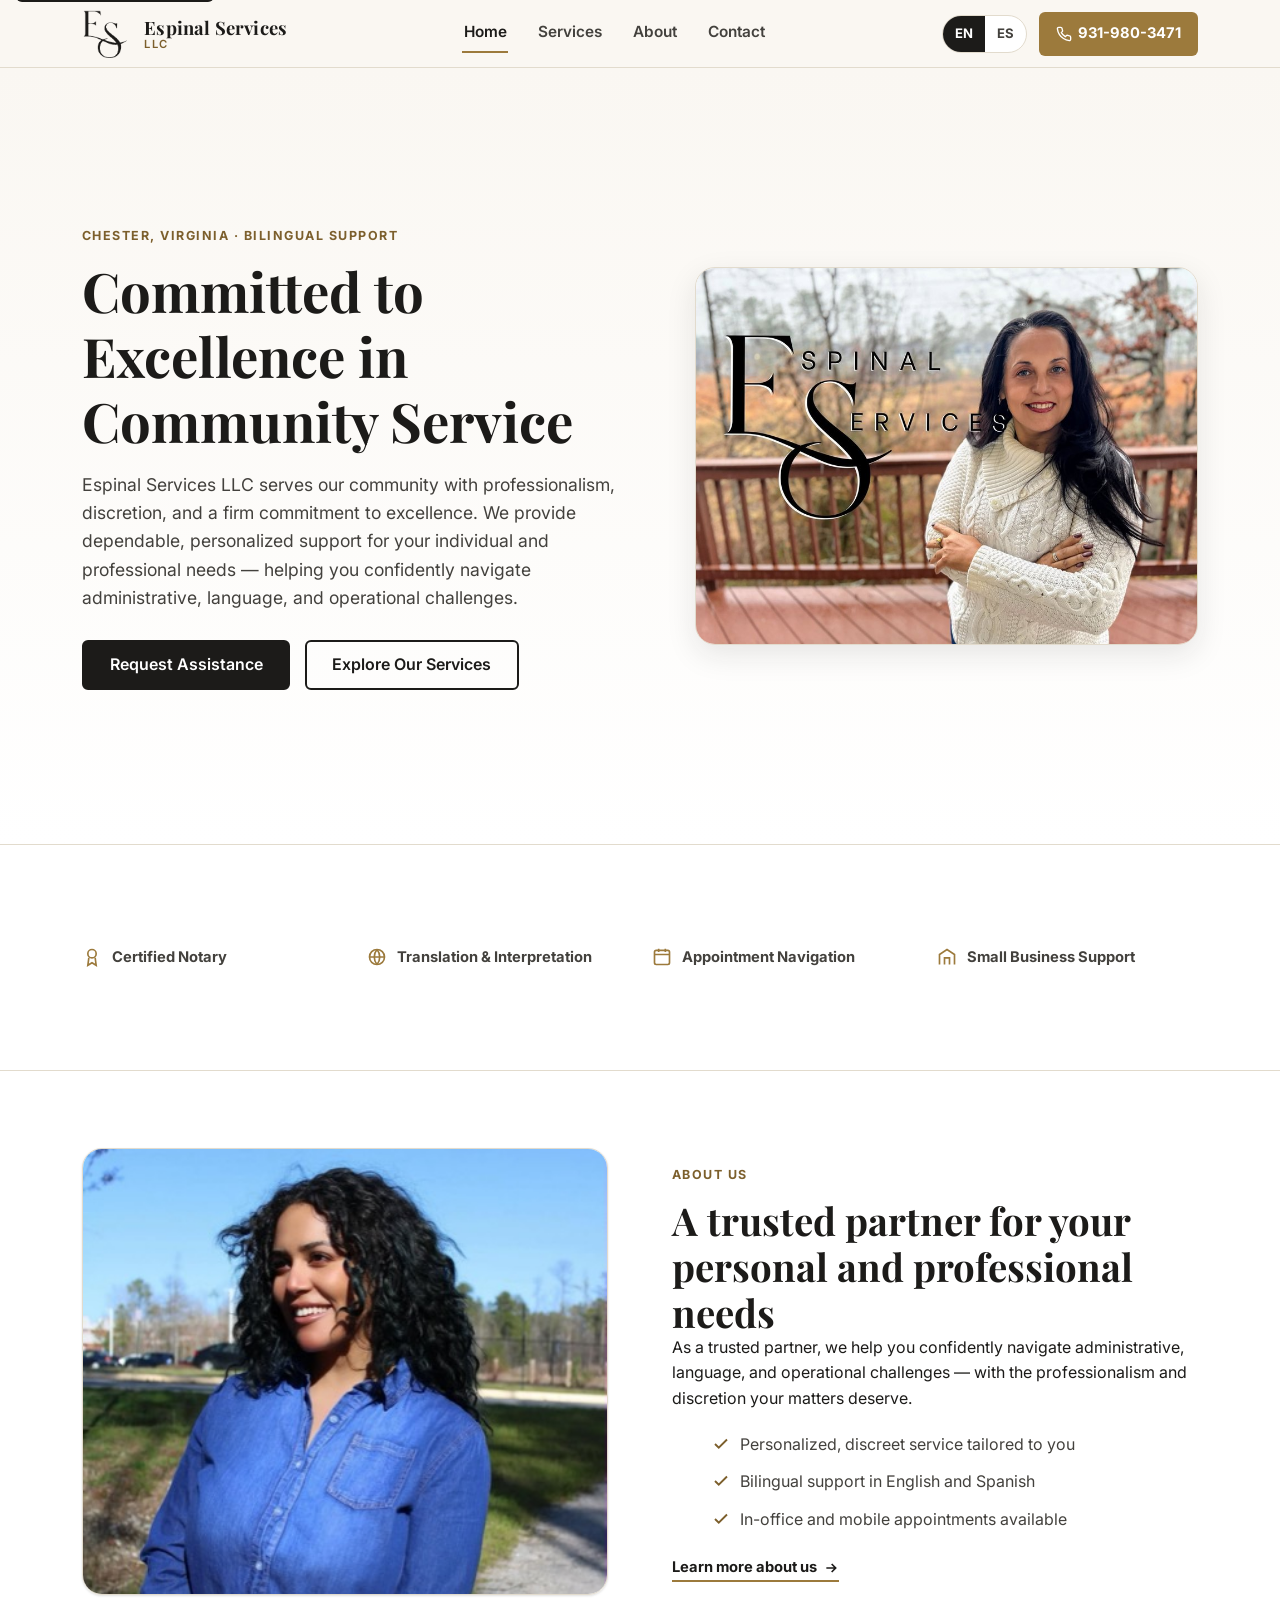
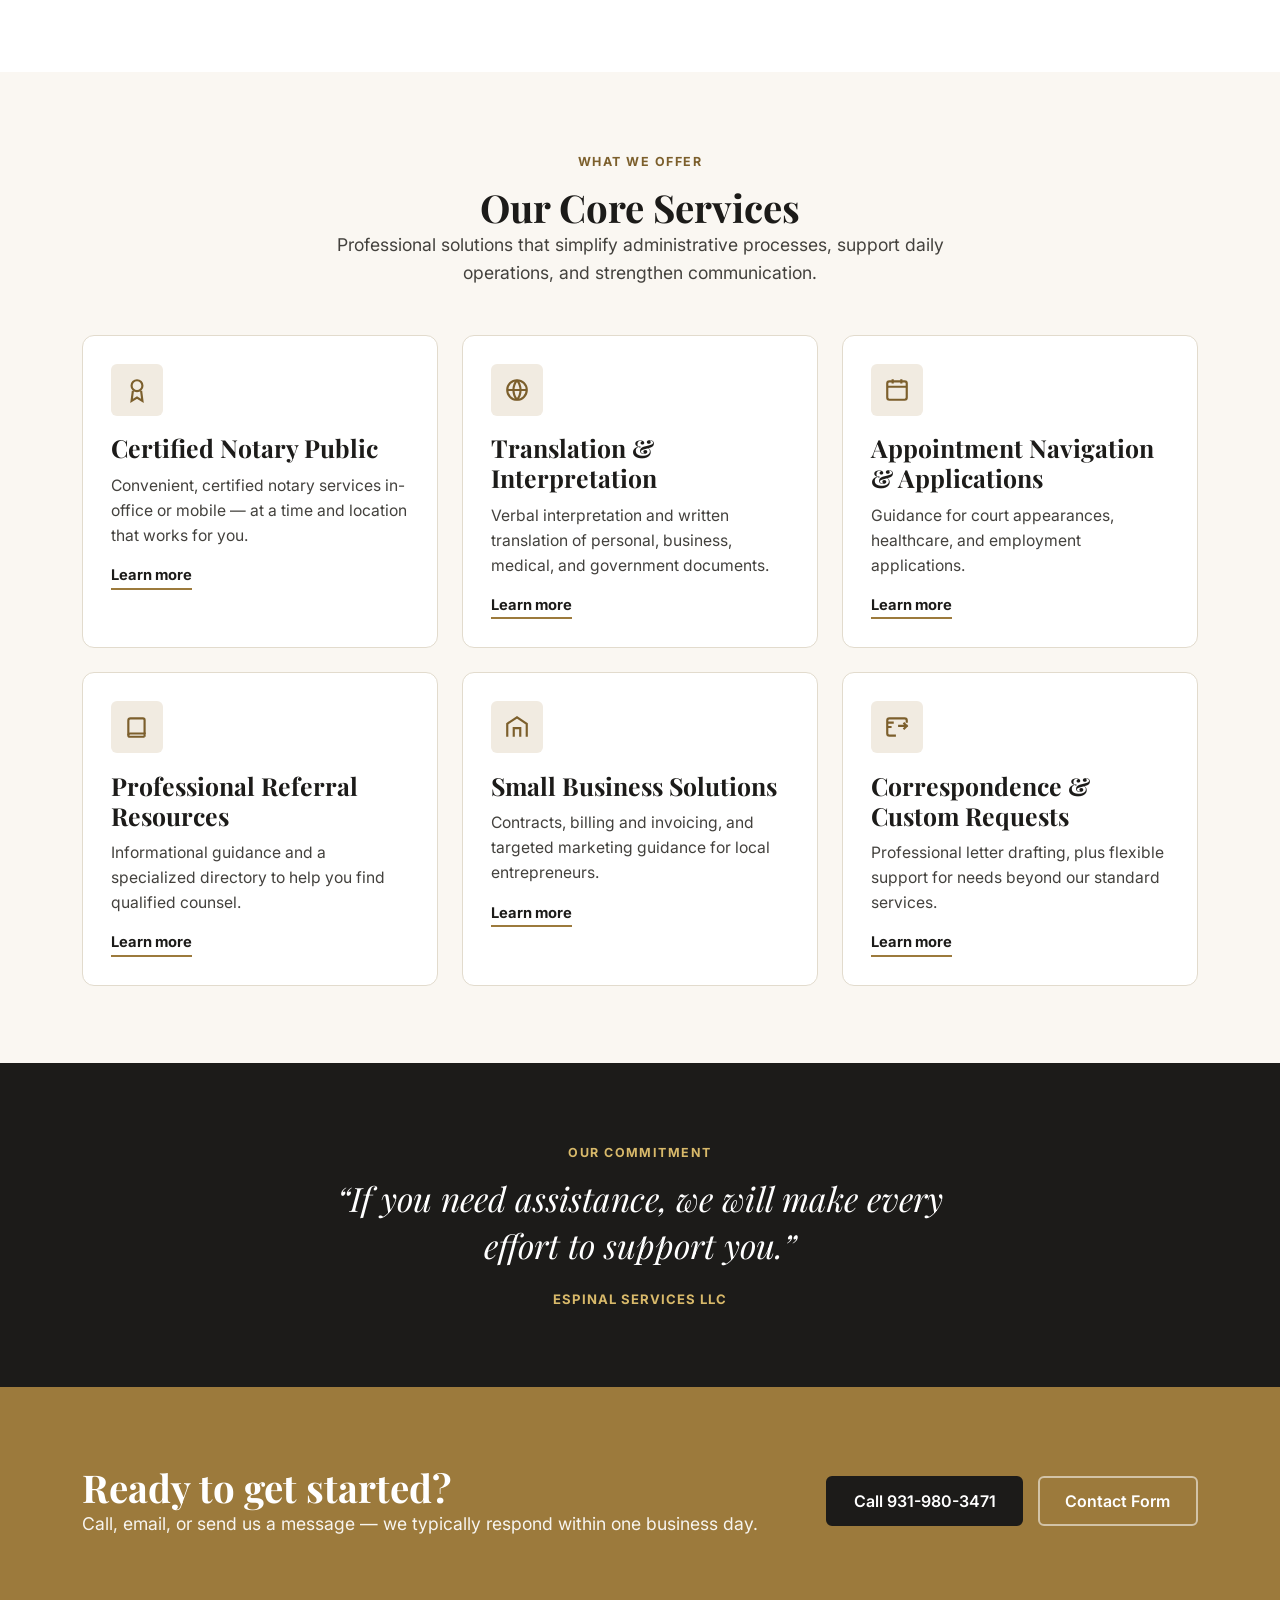
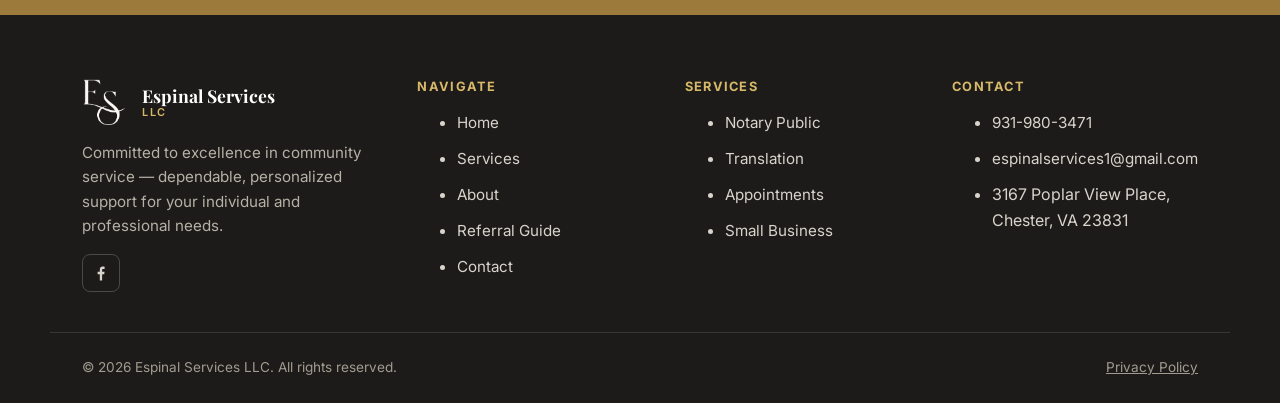
<file: index.html>
<!doctype html>
<html lang="en" data-lang="en">
<head>
<meta charset="UTF-8">
<meta name="viewport" content="width=device-width, initial-scale=1, viewport-fit=cover">
<!-- Google tag (gtag.js) -->
<script async src="https://www.googletagmanager.com/gtag/js?id=G-GKB1BYXZDT"></script>
<script>
  window.dataLayer = window.dataLayer || [];
  function gtag(){dataLayer.push(arguments);}
  gtag('js', new Date());

  gtag('config', 'G-GKB1BYXZDT');
</script>

<title>Espinal Services LLC | Notary, Translation &amp; Community Support in Chester, VA</title>
<meta name="description" content="Espinal Services LLC provides certified notary, translation &amp; interpretation, appointment navigation, and small business support in Chester, VA. Dependable, bilingual, professional service.">
<link rel="canonical" href="https://espinalservicesllc.com/">

<meta property="og:type" content="website">
<meta property="og:site_name" content="Espinal Services LLC">
<meta property="og:title" content="Espinal Services LLC | Notary, Translation &amp; Community Support">
<meta property="og:description" content="Dependable, personalized notary, translation, appointment navigation, and small business support in Chester, VA.">
<meta property="og:url" content="https://espinalservicesllc.com/">
<meta property="og:image" content="https://espinalservicesllc.com/images/og-image.jpg">
<meta property="og:image:width" content="1200">
<meta property="og:image:height" content="630">
<meta property="og:locale" content="en_US">
<meta name="twitter:card" content="summary_large_image">

<link rel="icon" type="image/png" href="images/favicon-32.png">
<link rel="apple-touch-icon" href="images/apple-touch-icon.png">
<link rel="manifest" href="site.webmanifest">
<meta name="theme-color" content="#1c1b19">

<link rel="preconnect" href="https://fonts.googleapis.com">
<link rel="preconnect" href="https://fonts.gstatic.com" crossorigin>
<link href="https://fonts.googleapis.com/css2?family=Playfair+Display:wght@600;700&amp;family=Inter:wght@400;500;600;700&amp;display=swap" rel="stylesheet">
<link rel="stylesheet" href="css/styles.css">

<script type="application/ld+json">
{
  "@context": "https://schema.org",
  "@type": "LocalBusiness",
  "name": "Espinal Services LLC",
  "image": "https://espinalservicesllc.com/images/og-image.jpg",
  "url": "https://espinalservicesllc.com/",
  "telephone": "+1-931-980-3471",
  "email": "espinalservices1@gmail.com",
  "priceRange": "$$",
  "address": {
    "@type": "PostalAddress",
    "streetAddress": "3167 Poplar View Place",
    "addressLocality": "Chester",
    "addressRegion": "VA",
    "postalCode": "23831",
    "addressCountry": "US"
  },
  "openingHoursSpecification": [
    { "@type": "OpeningHoursSpecification", "dayOfWeek": ["Monday","Tuesday","Wednesday","Thursday","Friday"], "opens": "07:00", "closes": "20:00" },
    { "@type": "OpeningHoursSpecification", "dayOfWeek": "Saturday", "opens": "08:00", "closes": "12:00" }
  ],
  "areaServed": "Chester, VA and Greater Richmond / Chesterfield County",
  "description": "Certified notary public, translation and interpretation, appointment navigation, referral resources, and small business administrative support.",
  "knowsLanguage": ["en", "es"],
  "sameAs": ["https://www.facebook.com/share/1F7q56AiBy/"],
  "founder": { "@type": "Person", "name": "Ana Espinal" }
}
</script>
</head>
<body>
<a class="skip-link" href="#main-content">Skip to main content</a>

<header class="site-header">
  <div class="container header-inner">
    <a class="brand" href="/">
      <img src="images/logo-ink.png" alt="Espinal Services LLC logo" width="48" height="48">
      <span class="brand-text">Espinal Services
        <span class="lang-en">LLC</span><span class="lang-es" hidden>LLC</span>
      </span>
    </a>

    <nav class="main-nav" id="main-nav" aria-label="Primary">
      <a href="/" aria-current="page"><span class="lang-en">Home</span><span class="lang-es" hidden>Inicio</span></a>
      <a href="/services"><span class="lang-en">Services</span><span class="lang-es" hidden>Servicios</span></a>
      <a href="/about"><span class="lang-en">About</span><span class="lang-es" hidden>Nosotros</span></a>
      <a href="/contact"><span class="lang-en">Contact</span><span class="lang-es" hidden>Contacto</span></a>
    </nav>

    <div class="header-actions">
      <div class="lang-toggle" role="group" aria-label="Language selection">
        <button type="button" data-lang-btn="en" aria-pressed="true">EN</button>
        <button type="button" data-lang-btn="es" aria-pressed="false">ES</button>
      </div>
      <a class="call-btn" href="tel:+19319803471">
        <svg width="16" height="16" viewBox="0 0 24 24" fill="none" stroke="currentColor" stroke-width="2" aria-hidden="true"><path d="M22 16.9v3a2 2 0 0 1-2.2 2 19.8 19.8 0 0 1-8.6-3.1 19.5 19.5 0 0 1-6-6A19.8 19.8 0 0 1 2.1 4.2 2 2 0 0 1 4.1 2h3a2 2 0 0 1 2 1.7c.1.9.4 1.9.7 2.7a2 2 0 0 1-.5 2.1L8 9.9a16 16 0 0 0 6 6l1.4-1.4a2 2 0 0 1 2.1-.5c.9.3 1.8.6 2.7.7a2 2 0 0 1 1.8 2Z"/></svg>
        <span class="label-text lang-en">931-980-3471</span><span class="label-text lang-es" hidden>931-980-3471</span>
      </a>
      <button type="button" class="nav-toggle" aria-expanded="false" aria-controls="main-nav" aria-label="Toggle menu"><span></span></button>
    </div>
  </div>
</header>

<main id="main-content">

  <section class="hero">
    <div class="container hero-inner">
      <div class="hero-copy">
        <p class="eyebrow lang-en">Chester, Virginia · Bilingual Support</p>
        <p class="eyebrow lang-es" hidden>Chester, Virginia · Apoyo bilingüe</p>

        <h1 class="lang-en">Committed to Excellence in Community Service</h1>
        <h1 class="lang-es" hidden>Comprometidos con la excelencia en el servicio a la comunidad</h1>

        <p class="section-lede lang-en">Espinal Services LLC serves our community with professionalism, discretion, and a firm commitment to excellence. We provide dependable, personalized support for your individual and professional needs &mdash; helping you confidently navigate administrative, language, and operational challenges.</p>
        <p class="section-lede lang-es" hidden>Espinal Services LLC sirve a nuestra comunidad con profesionalismo, discreción y un firme compromiso con la excelencia. Brindamos apoyo confiable y personalizado para sus necesidades personales y profesionales, ayudándole a afrontar con seguridad los desafíos administrativos, lingüísticos y operativos.</p>

        <div class="btn-row">
          <a class="btn btn-primary" href="/contact">
            <span class="lang-en">Request Assistance</span><span class="lang-es" hidden>Solicitar ayuda</span>
          </a>
          <a class="btn btn-outline-dark" href="/services">
            <span class="lang-en">Explore Our Services</span><span class="lang-es" hidden>Ver nuestros servicios</span>
          </a>
        </div>
      </div>
      <div class="hero-media">
        <img src="images/founder-banner.jpg"
          srcset="images/founder-banner-sm.jpg 900w, images/founder-banner.jpg 1600w"
          sizes="(min-width: 960px) 560px, 100vw"
          width="1600" height="1200"
          alt="Ana Espinal, founder of Espinal Services LLC, smiling outdoors, representing personalized community service in Chester, Virginia"
          loading="eager" fetchpriority="high">
      </div>
    </div>
  </section>

  <section class="trust-strip" aria-label="Highlights">
    <div class="container trust-list">
      <div class="trust-item">
        <svg width="20" height="20" viewBox="0 0 24 24" fill="none" stroke="currentColor" stroke-width="2" aria-hidden="true"><circle cx="12" cy="8" r="5"/><path d="M8.2 12.9 7 22l5-3 5 3-1.2-9.1"/></svg>
        <span class="lang-en">Certified Notary</span><span class="lang-es" hidden>Notaría certificada</span>
      </div>
      <div class="trust-item">
        <svg width="20" height="20" viewBox="0 0 24 24" fill="none" stroke="currentColor" stroke-width="2" aria-hidden="true"><circle cx="12" cy="12" r="9"/><path d="M3 12h18M12 3a14 14 0 0 1 0 18M12 3a14 14 0 0 0 0 18"/></svg>
        <span class="lang-en">Translation &amp; Interpretation</span><span class="lang-es" hidden>Traducción e interpretación</span>
      </div>
      <div class="trust-item">
        <svg width="20" height="20" viewBox="0 0 24 24" fill="none" stroke="currentColor" stroke-width="2" aria-hidden="true"><rect x="3" y="4" width="18" height="17" rx="2"/><path d="M3 9h18M8 2v4M16 2v4"/></svg>
        <span class="lang-en">Appointment Navigation</span><span class="lang-es" hidden>Orientación para citas</span>
      </div>
      <div class="trust-item">
        <svg width="20" height="20" viewBox="0 0 24 24" fill="none" stroke="currentColor" stroke-width="2" aria-hidden="true"><path d="M3 21V9l9-6 9 6v12"/><path d="M9 21v-8h6v8"/></svg>
        <span class="lang-en">Small Business Support</span><span class="lang-es" hidden>Apoyo a pequeñas empresas</span>
      </div>
    </div>
  </section>

  <section aria-labelledby="about-preview-heading">
    <div class="container split">
      <div class="split-media">
        <img src="images/founder-about.jpg" width="500" height="425" loading="lazy"
          alt="Founder of Espinal Services LLC standing outdoors near Chester, Virginia">
      </div>
      <div class="split-copy">
        <p class="eyebrow lang-en">About Us</p>
        <p class="eyebrow lang-es" hidden>Acerca de nosotros</p>
        <h2 id="about-preview-heading" class="lang-en">A trusted partner for your personal and professional needs</h2>
        <h2 class="lang-es" hidden>Un aliado de confianza para sus necesidades personales y profesionales</h2>
        <p class="lang-en">As a trusted partner, we help you confidently navigate administrative, language, and operational challenges &mdash; with the professionalism and discretion your matters deserve.</p>
        <p class="lang-es" hidden>Como aliado de confianza, le ayudamos a afrontar con seguridad los desafíos administrativos, lingüísticos y operativos, con el profesionalismo y la discreción que sus asuntos merecen.</p>
        <ul>
          <li>
            <svg width="18" height="18" viewBox="0 0 24 24" fill="none" stroke="currentColor" stroke-width="2.5" aria-hidden="true"><path d="M20 6 9 17l-5-5"/></svg>
            <span class="lang-en">Personalized, discreet service tailored to you</span>
            <span class="lang-es" hidden>Servicio personalizado y discreto, adaptado a usted</span>
          </li>
          <li>
            <svg width="18" height="18" viewBox="0 0 24 24" fill="none" stroke="currentColor" stroke-width="2.5" aria-hidden="true"><path d="M20 6 9 17l-5-5"/></svg>
            <span class="lang-en">Bilingual support in English and Spanish</span>
            <span class="lang-es" hidden>Apoyo bilingüe en inglés y español</span>
          </li>
          <li>
            <svg width="18" height="18" viewBox="0 0 24 24" fill="none" stroke="currentColor" stroke-width="2.5" aria-hidden="true"><path d="M20 6 9 17l-5-5"/></svg>
            <span class="lang-en">In-office and mobile appointments available</span>
            <span class="lang-es" hidden>Citas disponibles en la oficina y a domicilio</span>
          </li>
        </ul>
        <a class="card-link mt-md" href="/about">
          <span class="lang-en">Learn more about us</span><span class="lang-es" hidden>Conozca más sobre nosotros</span>
          <svg width="16" height="16" viewBox="0 0 24 24" fill="none" stroke="currentColor" stroke-width="2.5" aria-hidden="true"><path d="M5 12h14M13 6l6 6-6 6"/></svg>
        </a>
      </div>
    </div>
  </section>

  <section class="section-alt" aria-labelledby="services-heading">
    <div class="container">
      <div class="section-head center">
        <p class="eyebrow lang-en">What We Offer</p>
        <p class="eyebrow lang-es" hidden>Lo que ofrecemos</p>
        <h2 id="services-heading" class="lang-en">Our Core Services</h2>
        <h2 class="lang-es" hidden>Nuestros servicios principales</h2>
        <p class="section-lede lang-en" style="margin-inline:auto">Professional solutions that simplify administrative processes, support daily operations, and strengthen communication.</p>
        <p class="section-lede lang-es" hidden style="margin-inline:auto">Soluciones profesionales que simplifican los procesos administrativos, respaldan las operaciones diarias y fortalecen la comunicación.</p>
      </div>

      <div class="grid grid-3">
        <div class="card">
          <div class="card-icon"><svg width="26" height="26" viewBox="0 0 24 24" fill="none" stroke="currentColor" stroke-width="2" aria-hidden="true"><circle cx="12" cy="8" r="5"/><path d="M8.2 12.9 7 22l5-3 5 3-1.2-9.1"/></svg></div>
          <h3 class="lang-en">Certified Notary Public</h3>
          <h3 class="lang-es" hidden>Notaría pública certificada</h3>
          <p class="lang-en">Convenient, certified notary services in-office or mobile &mdash; at a time and location that works for you.</p>
          <p class="lang-es" hidden>Servicios notariales certificados y convenientes, en la oficina o a domicilio, en el momento y lugar que más le convenga.</p>
          <a class="card-link" href="/services#notary"><span class="lang-en">Learn more</span><span class="lang-es" hidden>Más información</span></a>
        </div>

        <div class="card">
          <div class="card-icon"><svg width="26" height="26" viewBox="0 0 24 24" fill="none" stroke="currentColor" stroke-width="2" aria-hidden="true"><circle cx="12" cy="12" r="9"/><path d="M3 12h18M12 3a14 14 0 0 1 0 18M12 3a14 14 0 0 0 0 18"/></svg></div>
          <h3 class="lang-en">Translation &amp; Interpretation</h3>
          <h3 class="lang-es" hidden>Traducción e interpretación</h3>
          <p class="lang-en">Verbal interpretation and written translation of personal, business, medical, and government documents.</p>
          <p class="lang-es" hidden>Interpretación oral y traducción escrita de documentos personales, comerciales, médicos y gubernamentales.</p>
          <a class="card-link" href="/services#translation"><span class="lang-en">Learn more</span><span class="lang-es" hidden>Más información</span></a>
        </div>

        <div class="card">
          <div class="card-icon"><svg width="26" height="26" viewBox="0 0 24 24" fill="none" stroke="currentColor" stroke-width="2" aria-hidden="true"><rect x="3" y="4" width="18" height="17" rx="2"/><path d="M3 9h18M8 2v4M16 2v4"/></svg></div>
          <h3 class="lang-en">Appointment Navigation &amp; Applications</h3>
          <h3 class="lang-es" hidden>Orientación para citas y solicitudes</h3>
          <p class="lang-en">Guidance for court appearances, healthcare, and employment applications.</p>
          <p class="lang-es" hidden>Orientación para comparecencias judiciales, salud y solicitudes de empleo.</p>
          <a class="card-link" href="/services#appointments"><span class="lang-en">Learn more</span><span class="lang-es" hidden>Más información</span></a>
        </div>

        <div class="card">
          <div class="card-icon"><svg width="26" height="26" viewBox="0 0 24 24" fill="none" stroke="currentColor" stroke-width="2" aria-hidden="true"><path d="M4 19.5V6a2 2 0 0 1 2-2h11.5a1.5 1.5 0 0 1 1.5 1.5v13"/><path d="M4 19.5A1.5 1.5 0 0 0 5.5 21H19M4 19.5A1.5 1.5 0 0 1 5.5 18H19v3"/></svg></div>
          <h3 class="lang-en">Professional Referral Resources</h3>
          <h3 class="lang-es" hidden>Recursos de referencia profesional</h3>
          <p class="lang-en">Informational guidance and a specialized directory to help you find qualified counsel.</p>
          <p class="lang-es" hidden>Orientación informativa y directorio especializado para ayudarle a encontrar asesoría calificada.</p>
          <a class="card-link" href="/services#referrals"><span class="lang-en">Learn more</span><span class="lang-es" hidden>Más información</span></a>
        </div>

        <div class="card">
          <div class="card-icon"><svg width="26" height="26" viewBox="0 0 24 24" fill="none" stroke="currentColor" stroke-width="2" aria-hidden="true"><path d="M3 21V9l9-6 9 6v12"/><path d="M9 21v-8h6v8"/></svg></div>
          <h3 class="lang-en">Small Business Solutions</h3>
          <h3 class="lang-es" hidden>Soluciones para pequeñas empresas</h3>
          <p class="lang-en">Contracts, billing and invoicing, and targeted marketing guidance for local entrepreneurs.</p>
          <p class="lang-es" hidden>Contratos, facturación y orientación de mercadeo dirigido para emprendedores locales.</p>
          <a class="card-link" href="/services#small-business"><span class="lang-en">Learn more</span><span class="lang-es" hidden>Más información</span></a>
        </div>

        <div class="card">
          <div class="card-icon"><svg width="26" height="26" viewBox="0 0 24 24" fill="none" stroke="currentColor" stroke-width="2" aria-hidden="true"><path d="M4 4h16v16H4z" opacity="0"/><path d="M21 8V6a2 2 0 0 0-2-2H5a2 2 0 0 0-2 2v12a2 2 0 0 0 2 2h6"/><path d="m18 14 3-3-3-3M22 11h-9"/><path d="M3 8h6M3 12h4"/></svg></div>
          <h3 class="lang-en">Correspondence &amp; Custom Requests</h3>
          <h3 class="lang-es" hidden>Correspondencia y solicitudes personalizadas</h3>
          <p class="lang-en">Professional letter drafting, plus flexible support for needs beyond our standard services.</p>
          <p class="lang-es" hidden>Redacción profesional de cartas y apoyo flexible para necesidades adicionales.</p>
          <a class="card-link" href="/services#correspondence"><span class="lang-en">Learn more</span><span class="lang-es" hidden>Más información</span></a>
        </div>
      </div>
    </div>
  </section>

  <section class="section-dark" aria-labelledby="commitment-heading">
    <div class="container quote-block">
      <p class="eyebrow lang-en">Our Commitment</p>
      <p class="eyebrow lang-es" hidden>Nuestro compromiso</p>
      <h2 id="commitment-heading" class="visually-hidden">Our Commitment</h2>
      <blockquote>
        <p class="lang-en">&ldquo;If you need assistance, we will make every effort to support you.&rdquo;</p>
        <p class="lang-es" hidden>&ldquo;Si necesita ayuda, haremos todo lo posible por apoyarle.&rdquo;</p>
      </blockquote>
      <cite>Espinal Services LLC</cite>
    </div>
  </section>

  <section class="cta-band">
    <div class="container cta-inner">
      <div>
        <h2 class="lang-en">Ready to get started?</h2>
        <h2 class="lang-es" hidden>&iquest;Listo para comenzar?</h2>
        <p class="section-lede lang-en">Call, email, or send us a message &mdash; we typically respond within one business day.</p>
        <p class="section-lede lang-es" hidden>Llámenos, escríbanos o envíe un mensaje; normalmente respondemos en un día hábil.</p>
      </div>
      <div class="btn-row">
        <a class="btn btn-primary" href="tel:+19319803471">
          <span class="lang-en">Call 931-980-3471</span><span class="lang-es" hidden>Llamar al 931-980-3471</span>
        </a>
        <a class="btn btn-outline" href="/contact">
          <span class="lang-en">Contact Form</span><span class="lang-es" hidden>Formulario de contacto</span>
        </a>
      </div>
    </div>
  </section>

</main>

<footer class="site-footer">
  <div class="container footer-inner">
    <div class="footer-brand">
      <div class="footer-brand-mark">
        <img src="images/logo-cream.png" alt="Espinal Services LLC logo" width="46" height="46">
        <span class="footer-brand-name">Espinal Services<span>LLC</span></span>
      </div>
      <p class="lang-en">Committed to excellence in community service &mdash; dependable, personalized support for your individual and professional needs.</p>
      <p class="lang-es" hidden>Comprometidos con la excelencia en el servicio a la comunidad: apoyo confiable y personalizado para sus necesidades personales y profesionales.</p>
      <div class="footer-social">
        <a href="https://www.facebook.com/share/1F7q56AiBy/" aria-label="Espinal Services LLC on Facebook" target="_blank" rel="noopener noreferrer" style="display:inline-flex;width:38px;height:38px;align-items:center;justify-content:center;border:1px solid rgba(255,255,255,0.2);border-radius:8px;">
          <svg width="18" height="18" viewBox="0 0 24 24" fill="currentColor" aria-hidden="true"><path d="M13.5 22v-8.4h2.8l.4-3.3h-3.2V8.1c0-1 .3-1.6 1.7-1.6h1.6V3.5c-.3 0-1.3-.1-2.4-.1-2.4 0-4 1.5-4 4.1v2.8H7.5v3.3h2.9V22h3.1Z"/></svg>
        </a>
      </div>
    </div>

    <div class="footer-col">
      <h2 class="lang-en">Navigate</h2>
      <h2 class="lang-es" hidden>Navegación</h2>
      <ul>
        <li><a href="/"><span class="lang-en">Home</span><span class="lang-es" hidden>Inicio</span></a></li>
        <li><a href="/services"><span class="lang-en">Services</span><span class="lang-es" hidden>Servicios</span></a></li>
        <li><a href="/about"><span class="lang-en">About</span><span class="lang-es" hidden>Nosotros</span></a></li>
        <li><a href="/referral-guide"><span class="lang-en">Referral Guide</span><span class="lang-es" hidden>Guía de referidos</span></a></li>
        <li><a href="/contact"><span class="lang-en">Contact</span><span class="lang-es" hidden>Contacto</span></a></li>
      </ul>
    </div>

    <div class="footer-col">
      <h2 class="lang-en">Services</h2>
      <h2 class="lang-es" hidden>Servicios</h2>
      <ul>
        <li><a href="/services#notary"><span class="lang-en">Notary Public</span><span class="lang-es" hidden>Notaría pública</span></a></li>
        <li><a href="/services#translation"><span class="lang-en">Translation</span><span class="lang-es" hidden>Traducción</span></a></li>
        <li><a href="/services#appointments"><span class="lang-en">Appointments</span><span class="lang-es" hidden>Citas</span></a></li>
        <li><a href="/services#small-business"><span class="lang-en">Small Business</span><span class="lang-es" hidden>Pequeñas empresas</span></a></li>
      </ul>
    </div>

    <div class="footer-col">
      <h2 class="lang-en">Contact</h2>
      <h2 class="lang-es" hidden>Contacto</h2>
      <ul>
        <li><a href="tel:+19319803471">931-980-3471</a></li>
        <li><a href="mailto:espinalservices1@gmail.com">espinalservices1@gmail.com</a></li>
        <li><span class="lang-en">3167 Poplar View Place, Chester, VA 23831</span><span class="lang-es" hidden>3167 Poplar View Place, Chester, VA 23831</span></li>
      </ul>
    </div>
  </div>

  <div class="container footer-bottom">
    <p><span class="lang-en">&copy; <span data-year></span> Espinal Services LLC. All rights reserved.</span><span class="lang-es" hidden>&copy; <span data-year></span> Espinal Services LLC. Todos los derechos reservados.</span></p>
    <p><a href="/privacy"><span class="lang-en">Privacy Policy</span><span class="lang-es" hidden>Política de Privacidad</span></a></p>
  </div>
</footer>

<script src="js/main.js"></script>
</body>
</html>
</file>
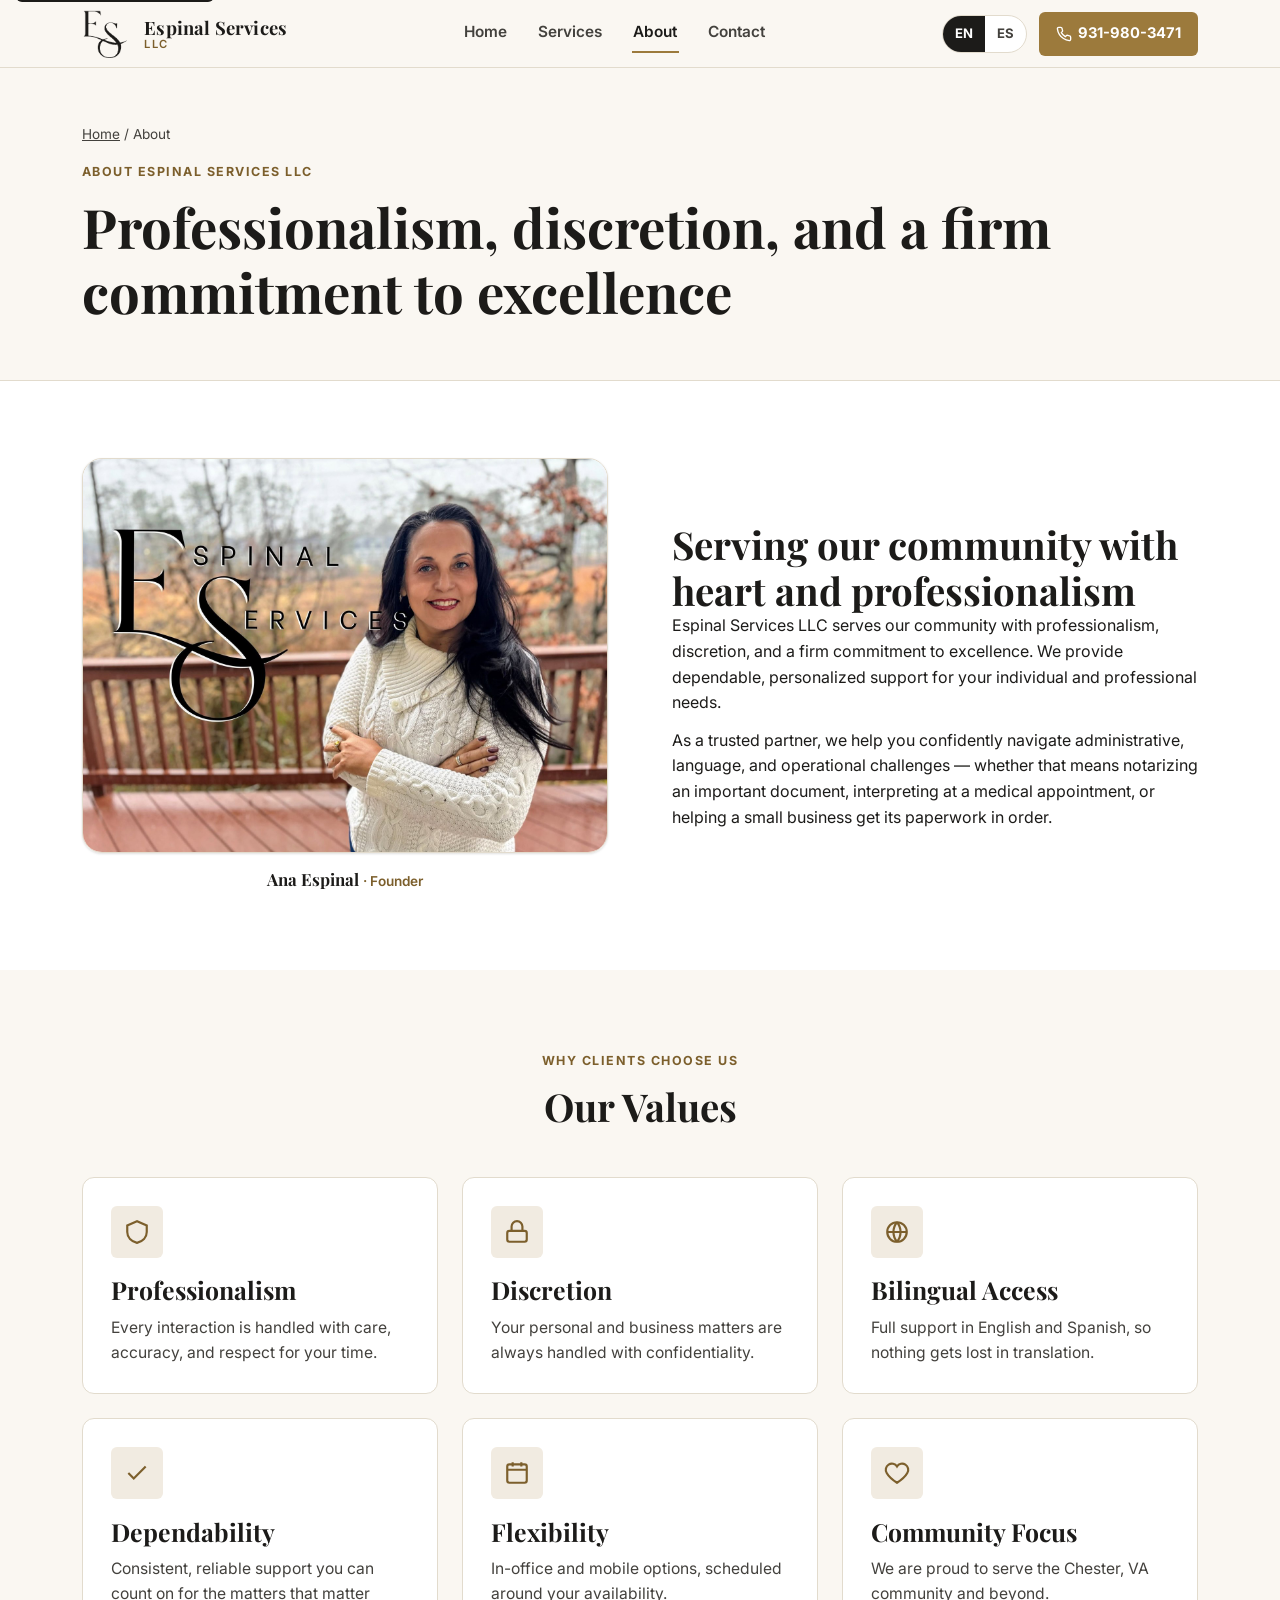
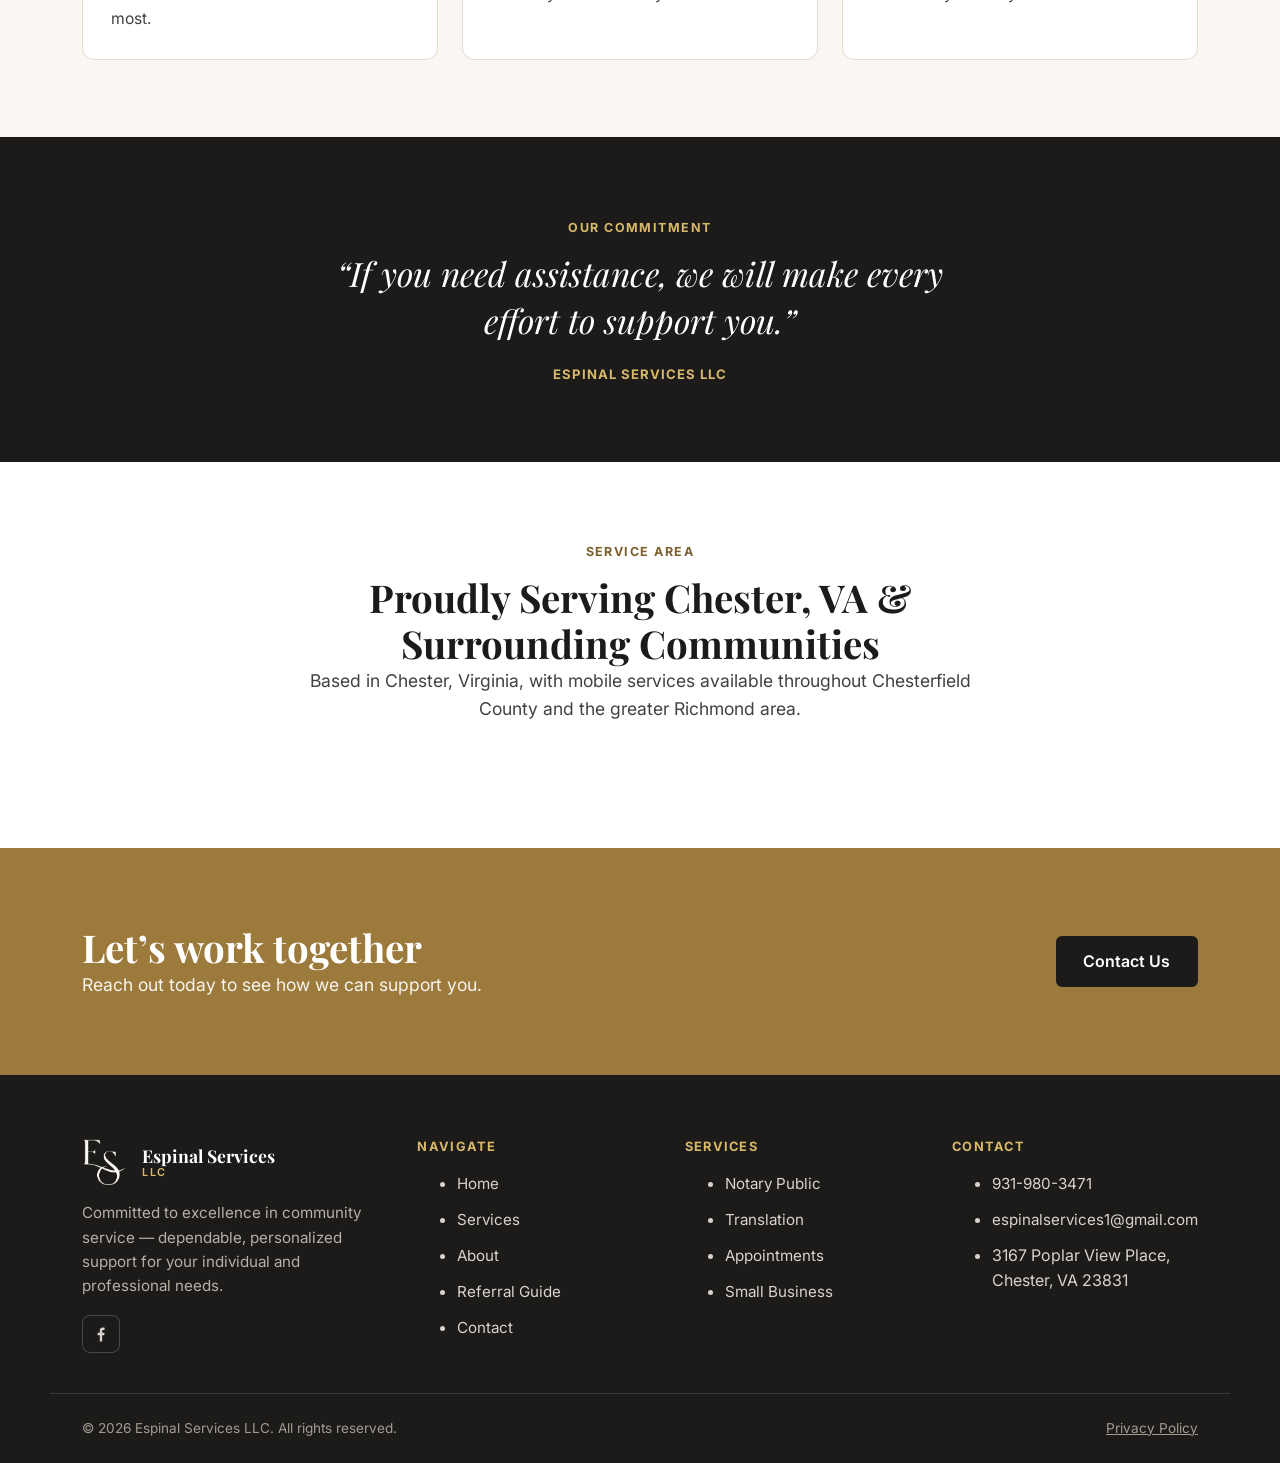
<file: about.html>
<!doctype html>
<html lang="en" data-lang="en">
<head>
<meta charset="UTF-8">
<meta name="viewport" content="width=device-width, initial-scale=1, viewport-fit=cover">
<!-- Google tag (gtag.js) -->
<script async src="https://www.googletagmanager.com/gtag/js?id=G-GKB1BYXZDT"></script>
<script>
  window.dataLayer = window.dataLayer || [];
  function gtag(){dataLayer.push(arguments);}
  gtag('js', new Date());

  gtag('config', 'G-GKB1BYXZDT');
</script>

<title>About Us | Espinal Services LLC | Chester, VA</title>
<meta name="description" content="Learn about Espinal Services LLC, a bilingual, community-focused support business in Chester, VA offering notary, translation, and administrative services with professionalism and discretion.">
<link rel="canonical" href="https://espinalservicesllc.com/about">

<meta property="og:type" content="website">
<meta property="og:site_name" content="Espinal Services LLC">
<meta property="og:title" content="About Us | Espinal Services LLC">
<meta property="og:description" content="A trusted, bilingual partner for notary, translation, and administrative support in Chester, VA.">
<meta property="og:url" content="https://espinalservicesllc.com/about">
<meta property="og:image" content="https://espinalservicesllc.com/images/og-image.jpg">
<meta property="og:image:width" content="1200">
<meta property="og:image:height" content="630">
<meta property="og:locale" content="en_US">
<meta name="twitter:card" content="summary_large_image">

<link rel="icon" type="image/png" href="images/favicon-32.png">
<link rel="apple-touch-icon" href="images/apple-touch-icon.png">
<link rel="manifest" href="site.webmanifest">
<meta name="theme-color" content="#1c1b19">

<link rel="preconnect" href="https://fonts.googleapis.com">
<link rel="preconnect" href="https://fonts.gstatic.com" crossorigin>
<link href="https://fonts.googleapis.com/css2?family=Playfair+Display:wght@600;700&amp;family=Inter:wght@400;500;600;700&amp;display=swap" rel="stylesheet">
<link rel="stylesheet" href="css/styles.css">
</head>
<body>
<a class="skip-link" href="#main-content">Skip to main content</a>

<header class="site-header">
  <div class="container header-inner">
    <a class="brand" href="/">
      <img src="images/logo-ink.png" alt="Espinal Services LLC logo" width="48" height="48">
      <span class="brand-text">Espinal Services<span>LLC</span></span>
    </a>
    <nav class="main-nav" id="main-nav" aria-label="Primary">
      <a href="/"><span class="lang-en">Home</span><span class="lang-es" hidden>Inicio</span></a>
      <a href="/services"><span class="lang-en">Services</span><span class="lang-es" hidden>Servicios</span></a>
      <a href="/about" aria-current="page"><span class="lang-en">About</span><span class="lang-es" hidden>Nosotros</span></a>
      <a href="/contact"><span class="lang-en">Contact</span><span class="lang-es" hidden>Contacto</span></a>
    </nav>
    <div class="header-actions">
      <div class="lang-toggle" role="group" aria-label="Language selection">
        <button type="button" data-lang-btn="en" aria-pressed="true">EN</button>
        <button type="button" data-lang-btn="es" aria-pressed="false">ES</button>
      </div>
      <a class="call-btn" href="tel:+19319803471">
        <svg width="16" height="16" viewBox="0 0 24 24" fill="none" stroke="currentColor" stroke-width="2" aria-hidden="true"><path d="M22 16.9v3a2 2 0 0 1-2.2 2 19.8 19.8 0 0 1-8.6-3.1 19.5 19.5 0 0 1-6-6A19.8 19.8 0 0 1 2.1 4.2 2 2 0 0 1 4.1 2h3a2 2 0 0 1 2 1.7c.1.9.4 1.9.7 2.7a2 2 0 0 1-.5 2.1L8 9.9a16 16 0 0 0 6 6l1.4-1.4a2 2 0 0 1 2.1-.5c.9.3 1.8.6 2.7.7a2 2 0 0 1 1.8 2Z"/></svg>
        <span class="label-text">931-980-3471</span>
      </a>
      <button type="button" class="nav-toggle" aria-expanded="false" aria-controls="main-nav" aria-label="Toggle menu"><span></span></button>
    </div>
  </div>
</header>

<main id="main-content">

  <section class="page-hero">
    <div class="container">
      <p class="breadcrumb"><a href="/">Home</a> / <span class="lang-en">About</span><span class="lang-es" hidden>Nosotros</span></p>
      <p class="eyebrow lang-en">About Espinal Services LLC</p>
      <p class="eyebrow lang-es" hidden>Acerca de Espinal Services LLC</p>
      <h1 class="lang-en">Professionalism, discretion, and a firm commitment to excellence</h1>
      <h1 class="lang-es" hidden>Profesionalismo, discreción y un firme compromiso con la excelencia</h1>
    </div>
  </section>

  <section>
    <div class="container split">
      <div class="split-media split-media-wide">
        <img src="images/founder-banner.jpg" width="1600" height="1200" loading="lazy"
          alt="Ana Espinal, founder of Espinal Services LLC, standing outdoors, smiling">
        <p class="photo-caption">Ana Espinal <span class="lang-en">&middot; Founder</span><span class="lang-es" hidden>&middot; Fundadora</span></p>
      </div>
      <div class="split-copy">
        <h2 class="lang-en">Serving our community with heart and professionalism</h2>
        <h2 class="lang-es" hidden>Sirviendo a nuestra comunidad con dedicación y profesionalismo</h2>
        <p class="lang-en">Espinal Services LLC serves our community with professionalism, discretion, and a firm commitment to excellence. We provide dependable, personalized support for your individual and professional needs.</p>
        <p class="lang-es" hidden>Espinal Services LLC sirve a nuestra comunidad con profesionalismo, discreción y un firme compromiso con la excelencia. Brindamos apoyo confiable y personalizado para sus necesidades personales y profesionales.</p>
        <p class="mt-sm lang-en">As a trusted partner, we help you confidently navigate administrative, language, and operational challenges &mdash; whether that means notarizing an important document, interpreting at a medical appointment, or helping a small business get its paperwork in order.</p>
        <p class="mt-sm lang-es" hidden>Como aliado de confianza, le ayudamos a afrontar con seguridad los desafíos administrativos, lingüísticos y operativos, ya sea notarizando un documento importante, interpretando en una cita médica o ayudando a una pequeña empresa a organizar su papeleo.</p>
      </div>
    </div>
  </section>

  <section class="section-alt" aria-labelledby="values-heading">
    <div class="container">
      <div class="section-head center">
        <p class="eyebrow lang-en">Why Clients Choose Us</p>
        <p class="eyebrow lang-es" hidden>Por qué nos eligen</p>
        <h2 id="values-heading" class="lang-en">Our Values</h2>
        <h2 class="lang-es" hidden>Nuestros valores</h2>
      </div>
      <div class="grid grid-3 values-grid">
        <div class="card">
          <div class="card-icon"><svg width="26" height="26" viewBox="0 0 24 24" fill="none" stroke="currentColor" stroke-width="2" aria-hidden="true"><path d="M12 2 3 6v6c0 5 3.8 8.7 9 10 5.2-1.3 9-5 9-10V6l-9-4Z"/></svg></div>
          <h3 class="lang-en">Professionalism</h3>
          <h3 class="lang-es" hidden>Profesionalismo</h3>
          <p class="lang-en">Every interaction is handled with care, accuracy, and respect for your time.</p>
          <p class="lang-es" hidden>Cada interacción se maneja con cuidado, precisión y respeto por su tiempo.</p>
        </div>
        <div class="card">
          <div class="card-icon"><svg width="26" height="26" viewBox="0 0 24 24" fill="none" stroke="currentColor" stroke-width="2" aria-hidden="true"><rect x="3" y="11" width="18" height="10" rx="2"/><path d="M7 11V7a5 5 0 0 1 10 0v4"/></svg></div>
          <h3 class="lang-en">Discretion</h3>
          <h3 class="lang-es" hidden>Discreción</h3>
          <p class="lang-en">Your personal and business matters are always handled with confidentiality.</p>
          <p class="lang-es" hidden>Sus asuntos personales y comerciales siempre se manejan con confidencialidad.</p>
        </div>
        <div class="card">
          <div class="card-icon"><svg width="26" height="26" viewBox="0 0 24 24" fill="none" stroke="currentColor" stroke-width="2" aria-hidden="true"><circle cx="12" cy="12" r="9"/><path d="M3 12h18M12 3a14 14 0 0 1 0 18M12 3a14 14 0 0 0 0 18"/></svg></div>
          <h3 class="lang-en">Bilingual Access</h3>
          <h3 class="lang-es" hidden>Acceso bilingüe</h3>
          <p class="lang-en">Full support in English and Spanish, so nothing gets lost in translation.</p>
          <p class="lang-es" hidden>Apoyo completo en inglés y español, para que nada se pierda en la traducción.</p>
        </div>
        <div class="card">
          <div class="card-icon"><svg width="26" height="26" viewBox="0 0 24 24" fill="none" stroke="currentColor" stroke-width="2" aria-hidden="true"><path d="M20 6 9 17l-5-5"/></svg></div>
          <h3 class="lang-en">Dependability</h3>
          <h3 class="lang-es" hidden>Confiabilidad</h3>
          <p class="lang-en">Consistent, reliable support you can count on for the matters that matter most.</p>
          <p class="lang-es" hidden>Apoyo constante y confiable en lo que más importa.</p>
        </div>
        <div class="card">
          <div class="card-icon"><svg width="26" height="26" viewBox="0 0 24 24" fill="none" stroke="currentColor" stroke-width="2" aria-hidden="true"><rect x="3" y="4" width="18" height="17" rx="2"/><path d="M3 9h18M8 2v4M16 2v4"/></svg></div>
          <h3 class="lang-en">Flexibility</h3>
          <h3 class="lang-es" hidden>Flexibilidad</h3>
          <p class="lang-en">In-office and mobile options, scheduled around your availability.</p>
          <p class="lang-es" hidden>Opciones en la oficina y a domicilio, programadas según su disponibilidad.</p>
        </div>
        <div class="card">
          <div class="card-icon"><svg width="26" height="26" viewBox="0 0 24 24" fill="none" stroke="currentColor" stroke-width="2" aria-hidden="true"><path d="M12 21s-7-4.5-9.5-9A5.5 5.5 0 0 1 12 6a5.5 5.5 0 0 1 9.5 6c-2.5 4.5-9.5 9-9.5 9Z"/></svg></div>
          <h3 class="lang-en">Community Focus</h3>
          <h3 class="lang-es" hidden>Enfoque comunitario</h3>
          <p class="lang-en">We are proud to serve the Chester, VA community and beyond.</p>
          <p class="lang-es" hidden>Nos enorgullece servir a la comunidad de Chester, VA y sus alrededores.</p>
        </div>
      </div>
    </div>
  </section>

  <section class="section-dark" aria-labelledby="commitment-heading-about">
    <div class="container quote-block">
      <p class="eyebrow lang-en">Our Commitment</p>
      <p class="eyebrow lang-es" hidden>Nuestro compromiso</p>
      <h2 id="commitment-heading-about" class="visually-hidden">Our Commitment</h2>
      <blockquote>
        <p class="lang-en">&ldquo;If you need assistance, we will make every effort to support you.&rdquo;</p>
        <p class="lang-es" hidden>&ldquo;Si necesita ayuda, haremos todo lo posible por apoyarle.&rdquo;</p>
      </blockquote>
      <cite>Espinal Services LLC</cite>
    </div>
  </section>

  <section aria-labelledby="area-heading">
    <div class="container">
      <div class="section-head center">
        <p class="eyebrow lang-en">Service Area</p>
        <p class="eyebrow lang-es" hidden>Área de servicio</p>
        <h2 id="area-heading" class="lang-en">Proudly Serving Chester, VA &amp; Surrounding Communities</h2>
        <h2 class="lang-es" hidden>Con orgullo servimos a Chester, VA y comunidades cercanas</h2>
        <p class="section-lede lang-en" style="margin-inline:auto">Based in Chester, Virginia, with mobile services available throughout Chesterfield County and the greater Richmond area.</p>
        <p class="section-lede lang-es" hidden style="margin-inline:auto">Con sede en Chester, Virginia, y servicios a domicilio disponibles en todo el condado de Chesterfield y el área metropolitana de Richmond.</p>
      </div>
    </div>
  </section>

  <section class="cta-band">
    <div class="container cta-inner">
      <div>
        <h2 class="lang-en">Let&rsquo;s work together</h2>
        <h2 class="lang-es" hidden>Trabajemos juntos</h2>
        <p class="section-lede lang-en">Reach out today to see how we can support you.</p>
        <p class="section-lede lang-es" hidden>Contáctenos hoy para ver cómo podemos ayudarle.</p>
      </div>
      <div class="btn-row">
        <a class="btn btn-primary" href="/contact">
          <span class="lang-en">Contact Us</span><span class="lang-es" hidden>Contáctenos</span>
        </a>
      </div>
    </div>
  </section>

</main>

<footer class="site-footer">
  <div class="container footer-inner">
    <div class="footer-brand">
      <div class="footer-brand-mark">
        <img src="images/logo-cream.png" alt="Espinal Services LLC logo" width="46" height="46">
        <span class="footer-brand-name">Espinal Services<span>LLC</span></span>
      </div>
      <p class="lang-en">Committed to excellence in community service &mdash; dependable, personalized support for your individual and professional needs.</p>
      <p class="lang-es" hidden>Comprometidos con la excelencia en el servicio a la comunidad: apoyo confiable y personalizado para sus necesidades personales y profesionales.</p>
      <div class="footer-social">
        <a href="https://www.facebook.com/share/1F7q56AiBy/" aria-label="Espinal Services LLC on Facebook" target="_blank" rel="noopener noreferrer" style="display:inline-flex;width:38px;height:38px;align-items:center;justify-content:center;border:1px solid rgba(255,255,255,0.2);border-radius:8px;">
          <svg width="18" height="18" viewBox="0 0 24 24" fill="currentColor" aria-hidden="true"><path d="M13.5 22v-8.4h2.8l.4-3.3h-3.2V8.1c0-1 .3-1.6 1.7-1.6h1.6V3.5c-.3 0-1.3-.1-2.4-.1-2.4 0-4 1.5-4 4.1v2.8H7.5v3.3h2.9V22h3.1Z"/></svg>
        </a>
      </div>
    </div>
    <div class="footer-col">
      <h2 class="lang-en">Navigate</h2>
      <h2 class="lang-es" hidden>Navegación</h2>
      <ul>
        <li><a href="/"><span class="lang-en">Home</span><span class="lang-es" hidden>Inicio</span></a></li>
        <li><a href="/services"><span class="lang-en">Services</span><span class="lang-es" hidden>Servicios</span></a></li>
        <li><a href="/about"><span class="lang-en">About</span><span class="lang-es" hidden>Nosotros</span></a></li>
        <li><a href="/referral-guide"><span class="lang-en">Referral Guide</span><span class="lang-es" hidden>Guía de referidos</span></a></li>
        <li><a href="/contact"><span class="lang-en">Contact</span><span class="lang-es" hidden>Contacto</span></a></li>
      </ul>
    </div>
    <div class="footer-col">
      <h2 class="lang-en">Services</h2>
      <h2 class="lang-es" hidden>Servicios</h2>
      <ul>
        <li><a href="/services#notary"><span class="lang-en">Notary Public</span><span class="lang-es" hidden>Notaría pública</span></a></li>
        <li><a href="/services#translation"><span class="lang-en">Translation</span><span class="lang-es" hidden>Traducción</span></a></li>
        <li><a href="/services#appointments"><span class="lang-en">Appointments</span><span class="lang-es" hidden>Citas</span></a></li>
        <li><a href="/services#small-business"><span class="lang-en">Small Business</span><span class="lang-es" hidden>Pequeñas empresas</span></a></li>
      </ul>
    </div>
    <div class="footer-col">
      <h2 class="lang-en">Contact</h2>
      <h2 class="lang-es" hidden>Contacto</h2>
      <ul>
        <li><a href="tel:+19319803471">931-980-3471</a></li>
        <li><a href="mailto:espinalservices1@gmail.com">espinalservices1@gmail.com</a></li>
        <li><span>3167 Poplar View Place, Chester, VA 23831</span></li>
      </ul>
    </div>
  </div>
  <div class="container footer-bottom">
    <p><span class="lang-en">&copy; <span data-year></span> Espinal Services LLC. All rights reserved.</span><span class="lang-es" hidden>&copy; <span data-year></span> Espinal Services LLC. Todos los derechos reservados.</span></p>
    <p><a href="/privacy"><span class="lang-en">Privacy Policy</span><span class="lang-es" hidden>Política de Privacidad</span></a></p>
  </div>
</footer>

<script src="js/main.js"></script>
</body>
</html>
</file>
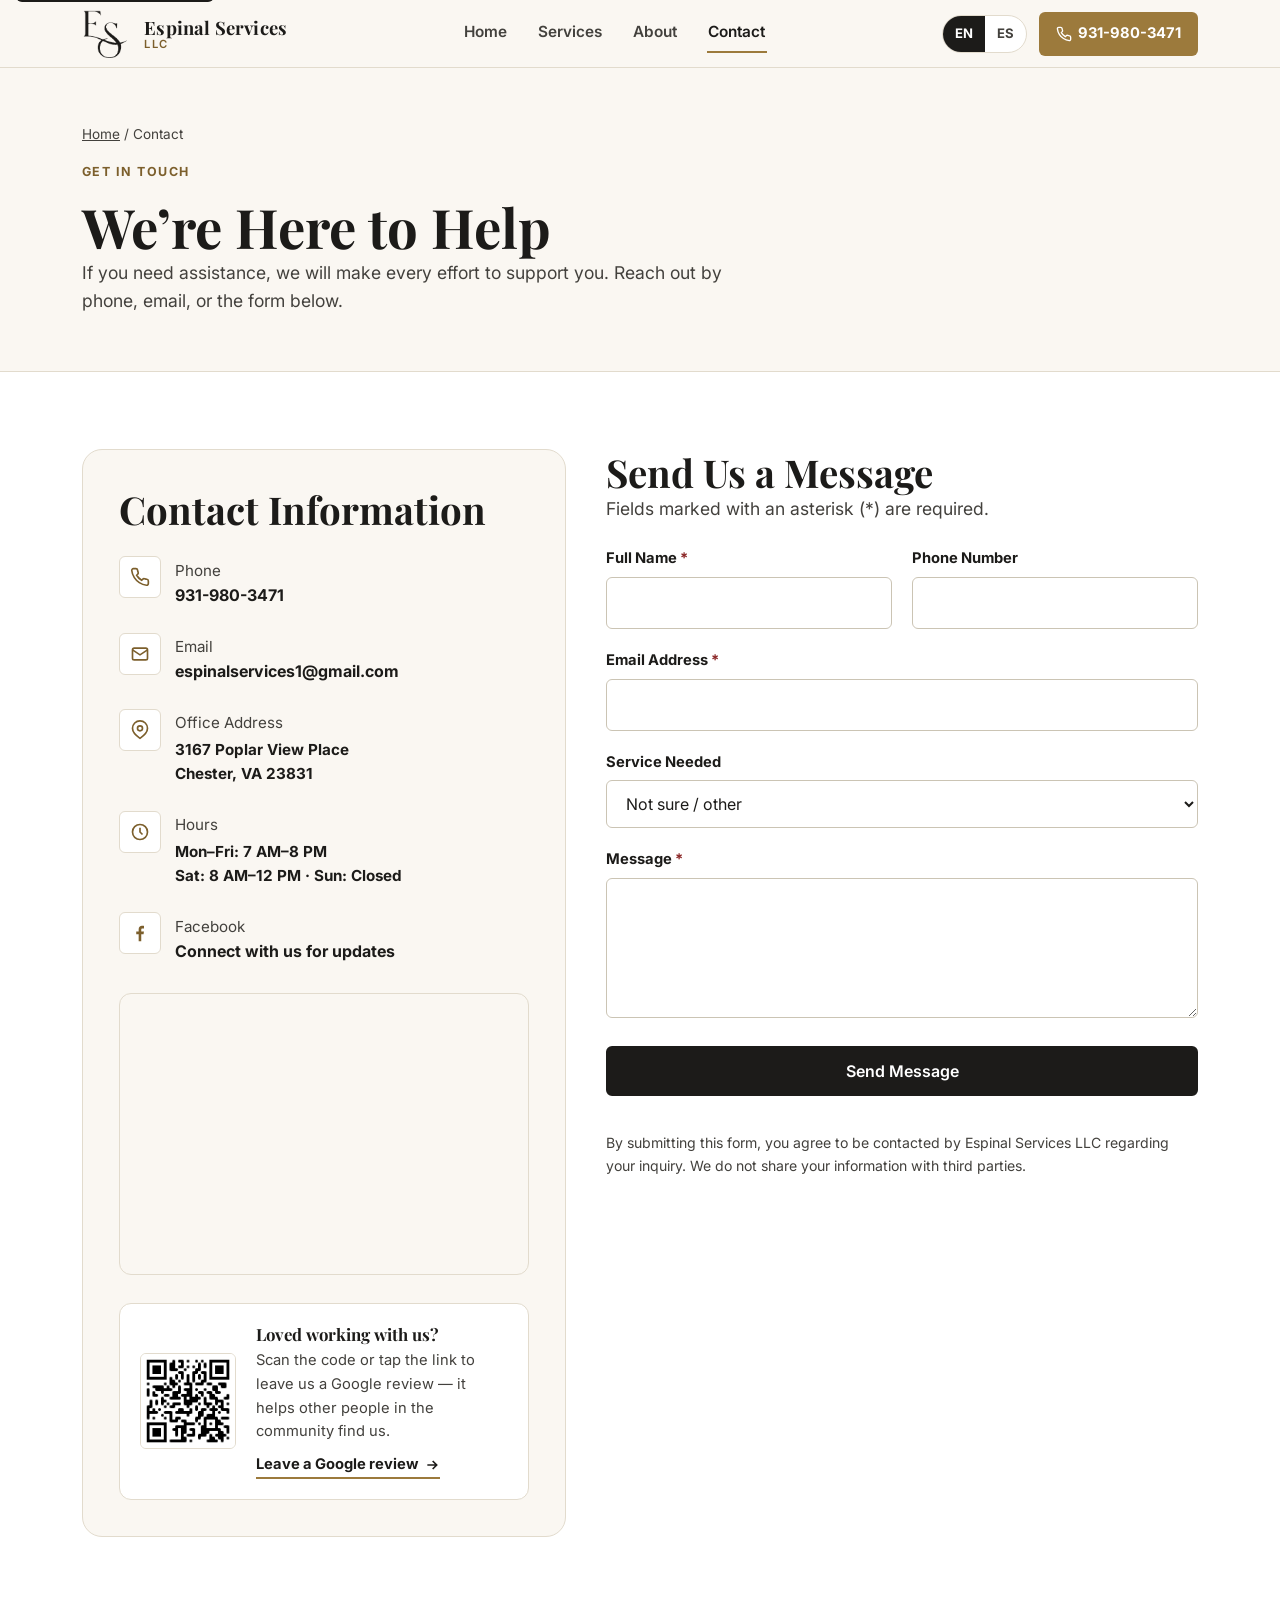
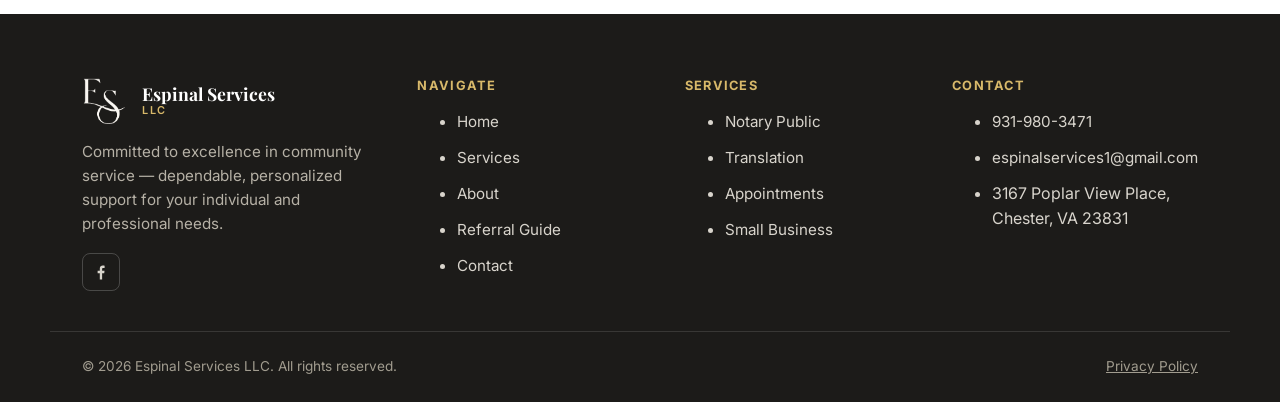
<file: contact.html>
<!doctype html>
<html lang="en" data-lang="en">
<head>
<meta charset="UTF-8">
<meta name="viewport" content="width=device-width, initial-scale=1, viewport-fit=cover">
<!-- Google tag (gtag.js) -->
<script async src="https://www.googletagmanager.com/gtag/js?id=G-GKB1BYXZDT"></script>
<script>
  window.dataLayer = window.dataLayer || [];
  function gtag(){dataLayer.push(arguments);}
  gtag('js', new Date());

  gtag('config', 'G-GKB1BYXZDT');
</script>

<title>Contact Us | Espinal Services LLC | Chester, VA</title>
<meta name="description" content="Contact Espinal Services LLC in Chester, VA. Call 931-980-3471, email espinalservices1@gmail.com, or send a message. Monday-Friday 7 AM-8 PM, Saturday 8 AM-12 PM.">
<link rel="canonical" href="https://espinalservicesllc.com/contact">

<meta property="og:type" content="website">
<meta property="og:site_name" content="Espinal Services LLC">
<meta property="og:title" content="Contact Us | Espinal Services LLC">
<meta property="og:description" content="Call, email, or send a message to Espinal Services LLC in Chester, VA.">
<meta property="og:url" content="https://espinalservicesllc.com/contact">
<meta property="og:image" content="https://espinalservicesllc.com/images/og-image.jpg">
<meta property="og:image:width" content="1200">
<meta property="og:image:height" content="630">
<meta property="og:locale" content="en_US">
<meta name="twitter:card" content="summary_large_image">

<link rel="icon" type="image/png" href="images/favicon-32.png">
<link rel="apple-touch-icon" href="images/apple-touch-icon.png">
<link rel="manifest" href="site.webmanifest">
<meta name="theme-color" content="#1c1b19">

<link rel="preconnect" href="https://fonts.googleapis.com">
<link rel="preconnect" href="https://fonts.gstatic.com" crossorigin>
<link href="https://fonts.googleapis.com/css2?family=Playfair+Display:wght@600;700&amp;family=Inter:wght@400;500;600;700&amp;display=swap" rel="stylesheet">
<link rel="stylesheet" href="css/styles.css">
</head>
<body>
<a class="skip-link" href="#main-content">Skip to main content</a>

<header class="site-header">
  <div class="container header-inner">
    <a class="brand" href="/">
      <img src="images/logo-ink.png" alt="Espinal Services LLC logo" width="48" height="48">
      <span class="brand-text">Espinal Services<span>LLC</span></span>
    </a>
    <nav class="main-nav" id="main-nav" aria-label="Primary">
      <a href="/"><span class="lang-en">Home</span><span class="lang-es" hidden>Inicio</span></a>
      <a href="/services"><span class="lang-en">Services</span><span class="lang-es" hidden>Servicios</span></a>
      <a href="/about"><span class="lang-en">About</span><span class="lang-es" hidden>Nosotros</span></a>
      <a href="/contact" aria-current="page"><span class="lang-en">Contact</span><span class="lang-es" hidden>Contacto</span></a>
    </nav>
    <div class="header-actions">
      <div class="lang-toggle" role="group" aria-label="Language selection">
        <button type="button" data-lang-btn="en" aria-pressed="true">EN</button>
        <button type="button" data-lang-btn="es" aria-pressed="false">ES</button>
      </div>
      <a class="call-btn" href="tel:+19319803471">
        <svg width="16" height="16" viewBox="0 0 24 24" fill="none" stroke="currentColor" stroke-width="2" aria-hidden="true"><path d="M22 16.9v3a2 2 0 0 1-2.2 2 19.8 19.8 0 0 1-8.6-3.1 19.5 19.5 0 0 1-6-6A19.8 19.8 0 0 1 2.1 4.2 2 2 0 0 1 4.1 2h3a2 2 0 0 1 2 1.7c.1.9.4 1.9.7 2.7a2 2 0 0 1-.5 2.1L8 9.9a16 16 0 0 0 6 6l1.4-1.4a2 2 0 0 1 2.1-.5c.9.3 1.8.6 2.7.7a2 2 0 0 1 1.8 2Z"/></svg>
        <span class="label-text">931-980-3471</span>
      </a>
      <button type="button" class="nav-toggle" aria-expanded="false" aria-controls="main-nav" aria-label="Toggle menu"><span></span></button>
    </div>
  </div>
</header>

<main id="main-content">

  <section class="page-hero">
    <div class="container">
      <p class="breadcrumb"><a href="/">Home</a> / <span class="lang-en">Contact</span><span class="lang-es" hidden>Contacto</span></p>
      <p class="eyebrow lang-en">Get In Touch</p>
      <p class="eyebrow lang-es" hidden>Póngase en contacto</p>
      <h1 class="lang-en">We&rsquo;re Here to Help</h1>
      <h1 class="lang-es" hidden>Estamos aquí para ayudarle</h1>
      <p class="section-lede lang-en">If you need assistance, we will make every effort to support you. Reach out by phone, email, or the form below.</p>
      <p class="section-lede lang-es" hidden>Si necesita ayuda, haremos todo lo posible por apoyarle. Contáctenos por teléfono, correo electrónico o el formulario a continuación.</p>
    </div>
  </section>

  <section>
    <div class="container contact-grid">

      <div>
        <div class="contact-info-card">
          <h2 class="lang-en">Contact Information</h2>
          <h2 class="lang-es" hidden>Información de contacto</h2>

          <div class="contact-info-list">
            <div class="contact-info-item">
              <span class="icon" aria-hidden="true"><svg width="20" height="20" viewBox="0 0 24 24" fill="none" stroke="currentColor" stroke-width="2"><path d="M22 16.9v3a2 2 0 0 1-2.2 2 19.8 19.8 0 0 1-8.6-3.1 19.5 19.5 0 0 1-6-6A19.8 19.8 0 0 1 2.1 4.2 2 2 0 0 1 4.1 2h3a2 2 0 0 1 2 1.7c.1.9.4 1.9.7 2.7a2 2 0 0 1-.5 2.1L8 9.9a16 16 0 0 0 6 6l1.4-1.4a2 2 0 0 1 2.1-.5c.9.3 1.8.6 2.7.7a2 2 0 0 1 1.8 2Z"/></svg></span>
              <div>
                <p class="lang-en">Phone</p>
                <p class="lang-es" hidden>Teléfono</p>
                <a href="tel:+19319803471">931-980-3471</a>
              </div>
            </div>

            <div class="contact-info-item">
              <span class="icon" aria-hidden="true"><svg width="20" height="20" viewBox="0 0 24 24" fill="none" stroke="currentColor" stroke-width="2"><rect x="3" y="5" width="18" height="14" rx="2"/><path d="m3 7 9 6 9-6"/></svg></span>
              <div>
                <p class="lang-en">Email</p>
                <p class="lang-es" hidden>Correo electrónico</p>
                <a href="mailto:espinalservices1@gmail.com">espinalservices1@gmail.com</a>
              </div>
            </div>

            <div class="contact-info-item">
              <span class="icon" aria-hidden="true"><svg width="20" height="20" viewBox="0 0 24 24" fill="none" stroke="currentColor" stroke-width="2"><path d="M21 10c0 6-9 12-9 12s-9-6-9-12a9 9 0 0 1 18 0Z"/><circle cx="12" cy="10" r="3"/></svg></span>
              <div>
                <p class="lang-en">Office Address</p>
                <p class="lang-es" hidden>Dirección de la oficina</p>
                <p style="font-weight:700;color:var(--color-ink)">3167 Poplar View Place<br>Chester, VA 23831</p>
              </div>
            </div>

            <div class="contact-info-item">
              <span class="icon" aria-hidden="true"><svg width="20" height="20" viewBox="0 0 24 24" fill="none" stroke="currentColor" stroke-width="2"><circle cx="12" cy="12" r="9"/><path d="M12 7v5l3 3"/></svg></span>
              <div>
                <p class="lang-en">Hours</p>
                <p class="lang-es" hidden>Horario</p>
                <p class="lang-en" style="font-weight:700;color:var(--color-ink)">Mon&ndash;Fri: 7 AM&ndash;8 PM<br>Sat: 8 AM&ndash;12 PM &middot; Sun: Closed</p>
                <p class="lang-es" hidden style="font-weight:700;color:var(--color-ink)">Lun&ndash;Vie: 7 a.&nbsp;m.&ndash;8 p.&nbsp;m.<br>Sáb: 8 a.&nbsp;m.&ndash;12 p.&nbsp;m. &middot; Dom: Cerrado</p>
              </div>
            </div>

            <div class="contact-info-item">
              <span class="icon" aria-hidden="true"><svg width="20" height="20" viewBox="0 0 24 24" fill="currentColor"><path d="M13.5 22v-8.4h2.8l.4-3.3h-3.2V8.1c0-1 .3-1.6 1.7-1.6h1.6V3.5c-.3 0-1.3-.1-2.4-.1-2.4 0-4 1.5-4 4.1v2.8H7.5v3.3h2.9V22h3.1Z"/></svg></span>
              <div>
                <p>Facebook</p>
                <a href="https://www.facebook.com/share/1F7q56AiBy/" target="_blank" rel="noopener noreferrer">
                  <span class="lang-en">Connect with us for updates</span>
                  <span class="lang-es" hidden>Conéctese con nosotros para recibir novedades</span>
                </a>
              </div>
            </div>
          </div>

          <div class="map-embed">
            <iframe
              src="https://www.google.com/maps?q=3167+Poplar+View+Place,+Chester,+VA+23831&output=embed"
              title="Map showing the location of Espinal Services LLC at 3167 Poplar View Place, Chester, VA 23831"
              loading="lazy" referrerpolicy="no-referrer-when-downgrade"></iframe>
          </div>

          <div class="review-cta">
            <img src="images/review-qr.png" width="112" height="112" loading="lazy"
              alt="QR code linking to the Espinal Services LLC Google review page">
            <div class="review-cta-text">
              <h3 class="lang-en">Loved working with us?</h3>
              <h3 class="lang-es" hidden>&iquest;Le gust&oacute; trabajar con nosotros?</h3>
              <p class="lang-en">Scan the code or tap the link to leave us a Google review &mdash; it helps other people in the community find us.</p>
              <p class="lang-es" hidden>Escanee el c&oacute;digo o toque el enlace para dejarnos una rese&ntilde;a en Google; ayuda a que m&aacute;s personas de la comunidad nos encuentren.</p>
              <a class="card-link" href="https://g.page/r/CaSOuP96Nz9pEAI/review" target="_blank" rel="noopener noreferrer">
                <span class="lang-en">Leave a Google review</span><span class="lang-es" hidden>Dejar una rese&ntilde;a en Google</span>
                <svg width="16" height="16" viewBox="0 0 24 24" fill="none" stroke="currentColor" stroke-width="2.5" aria-hidden="true"><path d="M5 12h14M13 6l6 6-6 6"/></svg>
              </a>
            </div>
          </div>
        </div>
      </div>

      <div>
        <h2 class="lang-en">Send Us a Message</h2>
        <h2 class="lang-es" hidden>Envíenos un mensaje</h2>
        <p class="section-lede lang-en">Fields marked with an asterisk (*) are required.</p>
        <p class="section-lede lang-es" hidden>Los campos marcados con un asterisco (*) son obligatorios.</p>

        <form id="contact-form" class="form-grid mt-md" action="https://api.web3forms.com/submit" method="POST" novalidate>
          <input type="hidden" name="access_key" value="5e729c09-1a79-41b3-9d16-6b6b93c93808">
          <input type="hidden" name="subject" value="New message from espinalservicesllc.com">
          <input type="hidden" name="redirect" value="https://espinalservicesllc.com/thank-you">
          <input type="checkbox" name="botcheck" class="honeypot-field" tabindex="-1" autocomplete="off" aria-hidden="true">

          <div class="form-row-2">
            <div class="field">
              <label for="name"><span class="lang-en">Full Name</span><span class="lang-es" hidden>Nombre completo</span> <span class="required-mark" aria-hidden="true">*</span></label>
              <input type="text" id="name" name="Name" autocomplete="name" required aria-required="true">
            </div>
            <div class="field">
              <label for="phone"><span class="lang-en">Phone Number</span><span class="lang-es" hidden>Número de teléfono</span></label>
              <input type="tel" id="phone" name="Phone" autocomplete="tel">
            </div>
          </div>

          <div class="field">
            <label for="email"><span class="lang-en">Email Address</span><span class="lang-es" hidden>Correo electrónico</span> <span class="required-mark" aria-hidden="true">*</span></label>
            <input type="email" id="email" name="Email" autocomplete="email" required aria-required="true">
          </div>

          <div class="field">
            <label for="service"><span class="lang-en">Service Needed</span><span class="lang-es" hidden>Servicio requerido</span></label>
            <select id="service" name="Service Needed">
              <option value="Not sure / other" class="lang-en">Not sure / other</option>
              <option value="No estoy seguro / otro" class="lang-es" hidden>No estoy seguro / otro</option>
              <option value="Notary Public" class="lang-en">Certified Notary Public</option>
              <option value="Notaría pública" class="lang-es" hidden>Notaría pública certificada</option>
              <option value="Translation & Interpretation" class="lang-en">Translation &amp; Interpretation</option>
              <option value="Traducción e interpretación" class="lang-es" hidden>Traducción e interpretación</option>
              <option value="Appointment Navigation" class="lang-en">Appointment Navigation &amp; Applications</option>
              <option value="Orientación para citas" class="lang-es" hidden>Orientación para citas y solicitudes</option>
              <option value="Professional Referral" class="lang-en">Professional Referral Resources</option>
              <option value="Recursos de referencia" class="lang-es" hidden>Recursos de referencia profesional</option>
              <option value="Small Business Support" class="lang-en">Small Business Support</option>
              <option value="Apoyo a pequeñas empresas" class="lang-es" hidden>Apoyo a pequeñas empresas</option>
              <option value="Correspondence & Letter Drafting" class="lang-en">Correspondence &amp; Letter Drafting</option>
              <option value="Correspondencia y redacción" class="lang-es" hidden>Correspondencia y redacción de cartas</option>
            </select>
          </div>

          <div class="field">
            <label for="message"><span class="lang-en">Message</span><span class="lang-es" hidden>Mensaje</span> <span class="required-mark" aria-hidden="true">*</span></label>
            <textarea id="message" name="Message" required aria-required="true"></textarea>
          </div>

          <button type="submit" class="btn btn-primary btn-block">
            <span class="lang-en">Send Message</span><span class="lang-es" hidden>Enviar mensaje</span>
          </button>

          <p class="form-note lang-en">By submitting this form, you agree to be contacted by Espinal Services LLC regarding your inquiry. We do not share your information with third parties.</p>
          <p class="form-note lang-es" hidden>Al enviar este formulario, acepta que Espinal Services LLC se comunique con usted sobre su consulta. No compartimos su información con terceros.</p>
        </form>
      </div>

    </div>
  </section>

</main>

<footer class="site-footer">
  <div class="container footer-inner">
    <div class="footer-brand">
      <div class="footer-brand-mark">
        <img src="images/logo-cream.png" alt="Espinal Services LLC logo" width="46" height="46">
        <span class="footer-brand-name">Espinal Services<span>LLC</span></span>
      </div>
      <p class="lang-en">Committed to excellence in community service &mdash; dependable, personalized support for your individual and professional needs.</p>
      <p class="lang-es" hidden>Comprometidos con la excelencia en el servicio a la comunidad: apoyo confiable y personalizado para sus necesidades personales y profesionales.</p>
      <div class="footer-social">
        <a href="https://www.facebook.com/share/1F7q56AiBy/" aria-label="Espinal Services LLC on Facebook" target="_blank" rel="noopener noreferrer" style="display:inline-flex;width:38px;height:38px;align-items:center;justify-content:center;border:1px solid rgba(255,255,255,0.2);border-radius:8px;">
          <svg width="18" height="18" viewBox="0 0 24 24" fill="currentColor" aria-hidden="true"><path d="M13.5 22v-8.4h2.8l.4-3.3h-3.2V8.1c0-1 .3-1.6 1.7-1.6h1.6V3.5c-.3 0-1.3-.1-2.4-.1-2.4 0-4 1.5-4 4.1v2.8H7.5v3.3h2.9V22h3.1Z"/></svg>
        </a>
      </div>
    </div>
    <div class="footer-col">
      <h2 class="lang-en">Navigate</h2>
      <h2 class="lang-es" hidden>Navegación</h2>
      <ul>
        <li><a href="/"><span class="lang-en">Home</span><span class="lang-es" hidden>Inicio</span></a></li>
        <li><a href="/services"><span class="lang-en">Services</span><span class="lang-es" hidden>Servicios</span></a></li>
        <li><a href="/about"><span class="lang-en">About</span><span class="lang-es" hidden>Nosotros</span></a></li>
        <li><a href="/referral-guide"><span class="lang-en">Referral Guide</span><span class="lang-es" hidden>Guía de referidos</span></a></li>
        <li><a href="/contact"><span class="lang-en">Contact</span><span class="lang-es" hidden>Contacto</span></a></li>
      </ul>
    </div>
    <div class="footer-col">
      <h2 class="lang-en">Services</h2>
      <h2 class="lang-es" hidden>Servicios</h2>
      <ul>
        <li><a href="/services#notary"><span class="lang-en">Notary Public</span><span class="lang-es" hidden>Notaría pública</span></a></li>
        <li><a href="/services#translation"><span class="lang-en">Translation</span><span class="lang-es" hidden>Traducción</span></a></li>
        <li><a href="/services#appointments"><span class="lang-en">Appointments</span><span class="lang-es" hidden>Citas</span></a></li>
        <li><a href="/services#small-business"><span class="lang-en">Small Business</span><span class="lang-es" hidden>Pequeñas empresas</span></a></li>
      </ul>
    </div>
    <div class="footer-col">
      <h2 class="lang-en">Contact</h2>
      <h2 class="lang-es" hidden>Contacto</h2>
      <ul>
        <li><a href="tel:+19319803471">931-980-3471</a></li>
        <li><a href="mailto:espinalservices1@gmail.com">espinalservices1@gmail.com</a></li>
        <li><span>3167 Poplar View Place, Chester, VA 23831</span></li>
      </ul>
    </div>
  </div>
  <div class="container footer-bottom">
    <p><span class="lang-en">&copy; <span data-year></span> Espinal Services LLC. All rights reserved.</span><span class="lang-es" hidden>&copy; <span data-year></span> Espinal Services LLC. Todos los derechos reservados.</span></p>
    <p><a href="/privacy"><span class="lang-en">Privacy Policy</span><span class="lang-es" hidden>Política de Privacidad</span></a></p>
  </div>
</footer>

<script src="js/main.js"></script>
</body>
</html>
</file>
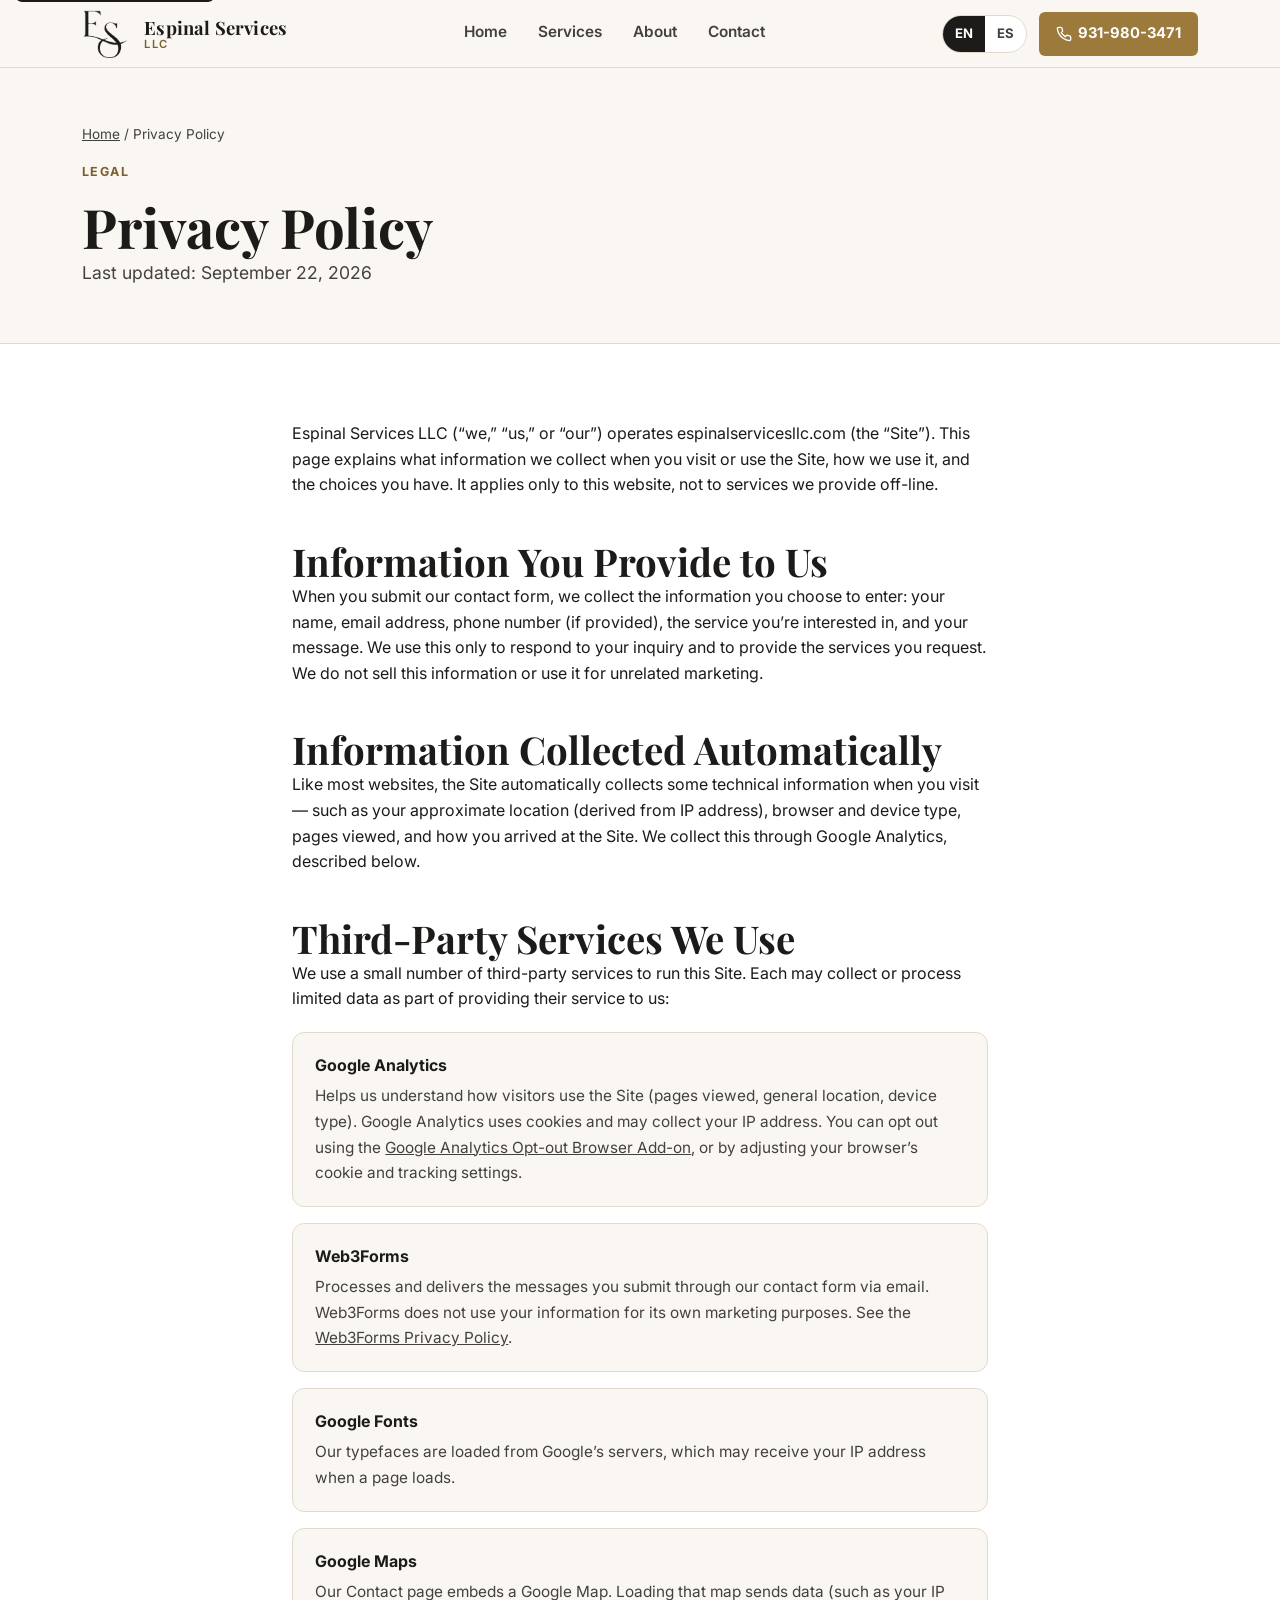
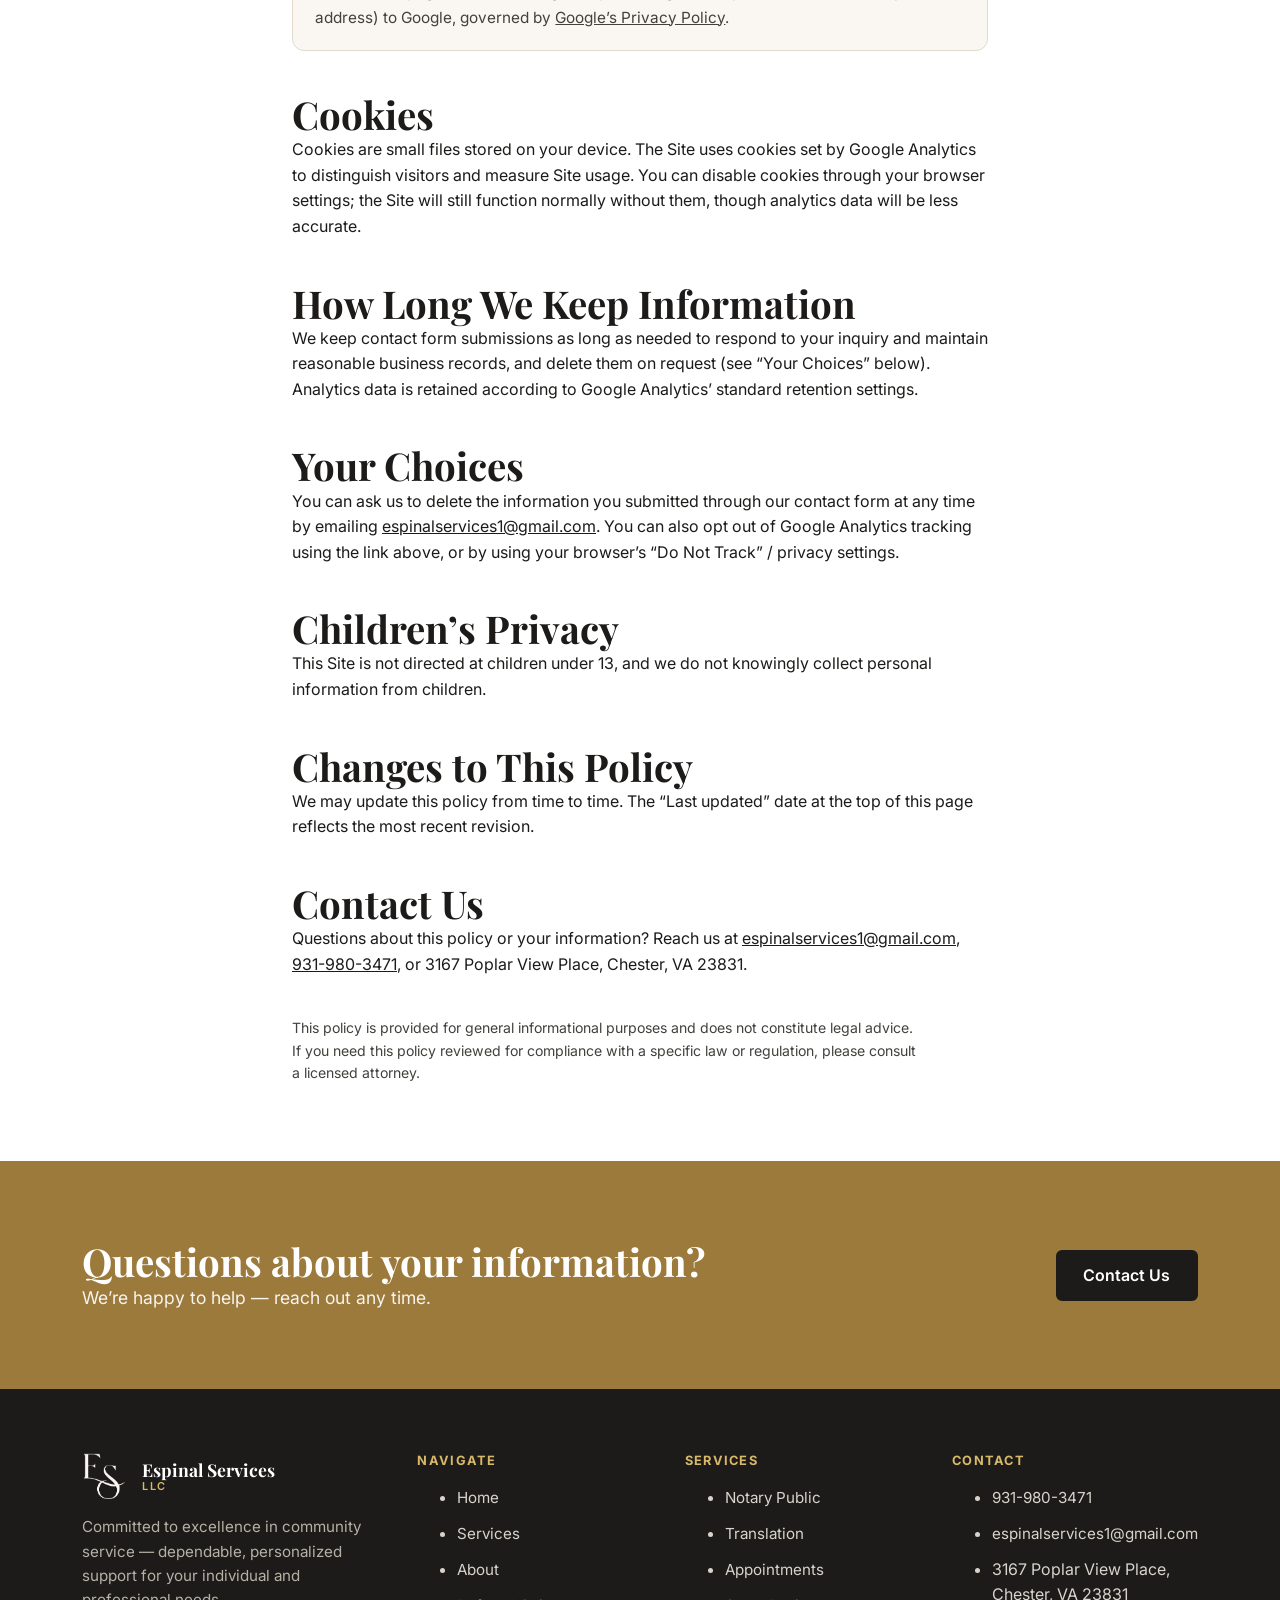
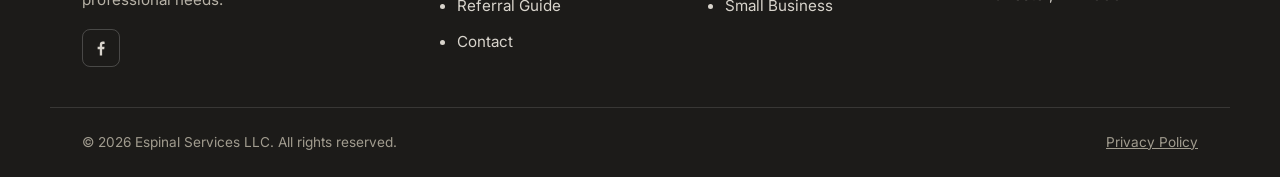
<file: privacy.html>
<!doctype html>
<html lang="en" data-lang="en">
<head>
<meta charset="UTF-8">
<meta name="viewport" content="width=device-width, initial-scale=1, viewport-fit=cover">
<!-- Google tag (gtag.js) -->
<script async src="https://www.googletagmanager.com/gtag/js?id=G-GKB1BYXZDT"></script>
<script>
  window.dataLayer = window.dataLayer || [];
  function gtag(){dataLayer.push(arguments);}
  gtag('js', new Date());

  gtag('config', 'G-GKB1BYXZDT');
</script>

<title>Privacy Policy | Espinal Services LLC</title>
<meta name="description" content="How Espinal Services LLC collects, uses, and protects information submitted through our website in Chester, VA.">
<link rel="canonical" href="https://espinalservicesllc.com/privacy">

<meta property="og:type" content="website">
<meta property="og:site_name" content="Espinal Services LLC">
<meta property="og:title" content="Privacy Policy | Espinal Services LLC">
<meta property="og:description" content="How Espinal Services LLC collects, uses, and protects information submitted through our website.">
<meta property="og:url" content="https://espinalservicesllc.com/privacy">
<meta property="og:image" content="https://espinalservicesllc.com/images/og-image.jpg">
<meta property="og:image:width" content="1200">
<meta property="og:image:height" content="630">
<meta property="og:locale" content="en_US">
<meta name="twitter:card" content="summary_large_image">
<meta name="robots" content="noindex, follow">

<link rel="icon" type="image/png" href="images/favicon-32.png">
<link rel="apple-touch-icon" href="images/apple-touch-icon.png">
<link rel="manifest" href="site.webmanifest">
<meta name="theme-color" content="#1c1b19">

<link rel="preconnect" href="https://fonts.googleapis.com">
<link rel="preconnect" href="https://fonts.gstatic.com" crossorigin>
<link href="https://fonts.googleapis.com/css2?family=Playfair+Display:wght@600;700&amp;family=Inter:wght@400;500;600;700&amp;display=swap" rel="stylesheet">
<link rel="stylesheet" href="css/styles.css">
</head>
<body>
<a class="skip-link" href="#main-content">Skip to main content</a>

<header class="site-header">
  <div class="container header-inner">
    <a class="brand" href="/">
      <img src="images/logo-ink.png" alt="Espinal Services LLC logo" width="48" height="48">
      <span class="brand-text">Espinal Services<span>LLC</span></span>
    </a>
    <nav class="main-nav" id="main-nav" aria-label="Primary">
      <a href="/"><span class="lang-en">Home</span><span class="lang-es" hidden>Inicio</span></a>
      <a href="/services"><span class="lang-en">Services</span><span class="lang-es" hidden>Servicios</span></a>
      <a href="/about"><span class="lang-en">About</span><span class="lang-es" hidden>Nosotros</span></a>
      <a href="/contact"><span class="lang-en">Contact</span><span class="lang-es" hidden>Contacto</span></a>
    </nav>
    <div class="header-actions">
      <div class="lang-toggle" role="group" aria-label="Language selection">
        <button type="button" data-lang-btn="en" aria-pressed="true">EN</button>
        <button type="button" data-lang-btn="es" aria-pressed="false">ES</button>
      </div>
      <a class="call-btn" href="tel:+19319803471">
        <svg width="16" height="16" viewBox="0 0 24 24" fill="none" stroke="currentColor" stroke-width="2" aria-hidden="true"><path d="M22 16.9v3a2 2 0 0 1-2.2 2 19.8 19.8 0 0 1-8.6-3.1 19.5 19.5 0 0 1-6-6A19.8 19.8 0 0 1 2.1 4.2 2 2 0 0 1 4.1 2h3a2 2 0 0 1 2 1.7c.1.9.4 1.9.7 2.7a2 2 0 0 1-.5 2.1L8 9.9a16 16 0 0 0 6 6l1.4-1.4a2 2 0 0 1 2.1-.5c.9.3 1.8.6 2.7.7a2 2 0 0 1 1.8 2Z"/></svg>
        <span class="label-text">931-980-3471</span>
      </a>
      <button type="button" class="nav-toggle" aria-expanded="false" aria-controls="main-nav" aria-label="Toggle menu"><span></span></button>
    </div>
  </div>
</header>

<main id="main-content">

  <section class="page-hero">
    <div class="container">
      <p class="breadcrumb"><a href="/">Home</a> / <span class="lang-en">Privacy Policy</span><span class="lang-es" hidden>Política de Privacidad</span></p>
      <p class="eyebrow lang-en">Legal</p>
      <p class="eyebrow lang-es" hidden>Legal</p>
      <h1 class="lang-en">Privacy Policy</h1>
      <h1 class="lang-es" hidden>Política de Privacidad</h1>
      <p class="section-lede lang-en">Last updated: September 22, 2026</p>
      <p class="section-lede lang-es" hidden>Última actualización: 22 de septiembre de 2026</p>
    </div>
  </section>

  <section>
    <div class="container max-prose" style="max-width: 760px;">

      <div class="lang-en">
        <p>Espinal Services LLC (&ldquo;we,&rdquo; &ldquo;us,&rdquo; or &ldquo;our&rdquo;) operates espinalservicesllc.com (the &ldquo;Site&rdquo;). This page explains what information we collect when you visit or use the Site, how we use it, and the choices you have. It applies only to this website, not to services we provide off-line.</p>

        <h2 class="mt-lg">Information You Provide to Us</h2>
        <p>When you submit our contact form, we collect the information you choose to enter: your name, email address, phone number (if provided), the service you&rsquo;re interested in, and your message. We use this only to respond to your inquiry and to provide the services you request. We do not sell this information or use it for unrelated marketing.</p>

        <h2 class="mt-lg">Information Collected Automatically</h2>
        <p>Like most websites, the Site automatically collects some technical information when you visit &mdash; such as your approximate location (derived from IP address), browser and device type, pages viewed, and how you arrived at the Site. We collect this through Google Analytics, described below.</p>

        <h2 class="mt-lg">Third-Party Services We Use</h2>
        <p>We use a small number of third-party services to run this Site. Each may collect or process limited data as part of providing their service to us:</p>
        <div class="service-list">
          <div class="service-list-item">
            <strong>Google Analytics</strong>
            <span>Helps us understand how visitors use the Site (pages viewed, general location, device type). Google Analytics uses cookies and may collect your IP address. You can opt out using the <a href="https://tools.google.com/dlpage/gaoptout" target="_blank" rel="noopener noreferrer">Google Analytics Opt-out Browser Add-on</a>, or by adjusting your browser&rsquo;s cookie and tracking settings.</span>
          </div>
          <div class="service-list-item">
            <strong>Web3Forms</strong>
            <span>Processes and delivers the messages you submit through our contact form via email. Web3Forms does not use your information for its own marketing purposes. See the <a href="https://web3forms.com/privacy" target="_blank" rel="noopener noreferrer">Web3Forms Privacy Policy</a>.</span>
          </div>
          <div class="service-list-item">
            <strong>Google Fonts</strong>
            <span>Our typefaces are loaded from Google&rsquo;s servers, which may receive your IP address when a page loads.</span>
          </div>
          <div class="service-list-item">
            <strong>Google Maps</strong>
            <span>Our Contact page embeds a Google Map. Loading that map sends data (such as your IP address) to Google, governed by <a href="https://policies.google.com/privacy" target="_blank" rel="noopener noreferrer">Google&rsquo;s Privacy Policy</a>.</span>
          </div>
        </div>

        <h2 class="mt-lg">Cookies</h2>
        <p>Cookies are small files stored on your device. The Site uses cookies set by Google Analytics to distinguish visitors and measure Site usage. You can disable cookies through your browser settings; the Site will still function normally without them, though analytics data will be less accurate.</p>

        <h2 class="mt-lg">How Long We Keep Information</h2>
        <p>We keep contact form submissions as long as needed to respond to your inquiry and maintain reasonable business records, and delete them on request (see &ldquo;Your Choices&rdquo; below). Analytics data is retained according to Google Analytics&rsquo; standard retention settings.</p>

        <h2 class="mt-lg">Your Choices</h2>
        <p>You can ask us to delete the information you submitted through our contact form at any time by emailing <a href="mailto:espinalservices1@gmail.com">espinalservices1@gmail.com</a>. You can also opt out of Google Analytics tracking using the link above, or by using your browser&rsquo;s &ldquo;Do Not Track&rdquo; / privacy settings.</p>

        <h2 class="mt-lg">Children&rsquo;s Privacy</h2>
        <p>This Site is not directed at children under 13, and we do not knowingly collect personal information from children.</p>

        <h2 class="mt-lg">Changes to This Policy</h2>
        <p>We may update this policy from time to time. The &ldquo;Last updated&rdquo; date at the top of this page reflects the most recent revision.</p>

        <h2 class="mt-lg">Contact Us</h2>
        <p>Questions about this policy or your information? Reach us at <a href="mailto:espinalservices1@gmail.com">espinalservices1@gmail.com</a>, <a href="tel:+19319803471">931-980-3471</a>, or 3167 Poplar View Place, Chester, VA 23831.</p>

        <p class="form-note mt-lg">This policy is provided for general informational purposes and does not constitute legal advice. If you need this policy reviewed for compliance with a specific law or regulation, please consult a licensed attorney.</p>
      </div>

      <div class="lang-es" hidden>
        <p>Espinal Services LLC (&ldquo;nosotros&rdquo; o &ldquo;nuestro&rdquo;) opera espinalservicesllc.com (el &ldquo;Sitio&rdquo;). Esta página explica qué información recopilamos cuando visita o utiliza el Sitio, cómo la usamos y las opciones que usted tiene. Aplica únicamente a este sitio web, no a los servicios que ofrecemos fuera de línea.</p>

        <h2 class="mt-lg">Información que Usted nos Proporciona</h2>
        <p>Cuando envía nuestro formulario de contacto, recopilamos la información que usted decide ingresar: su nombre, correo electrónico, número de teléfono (si lo proporciona), el servicio de su interés y su mensaje. Usamos esta información únicamente para responder a su consulta y brindarle los servicios solicitados. No vendemos esta información ni la usamos para fines de mercadeo no relacionados.</p>

        <h2 class="mt-lg">Información Recopilada Automáticamente</h2>
        <p>Como la mayoría de los sitios web, el Sitio recopila automáticamente cierta información técnica cuando usted lo visita &mdash; como su ubicación aproximada (derivada de la dirección IP), tipo de navegador y dispositivo, páginas visitadas y cómo llegó al Sitio. Recopilamos esto mediante Google Analytics, descrito a continuación.</p>

        <h2 class="mt-lg">Servicios de Terceros que Utilizamos</h2>
        <p>Utilizamos un pequeño número de servicios de terceros para operar este Sitio. Cada uno puede recopilar o procesar datos limitados como parte de brindarnos su servicio:</p>
        <div class="service-list">
          <div class="service-list-item">
            <strong>Google Analytics</strong>
            <span>Nos ayuda a entender cómo los visitantes usan el Sitio (páginas vistas, ubicación general, tipo de dispositivo). Google Analytics utiliza cookies y puede recopilar su dirección IP. Puede optar por no participar usando el <a href="https://tools.google.com/dlpage/gaoptout" target="_blank" rel="noopener noreferrer">complemento de exclusión de Google Analytics</a>, o ajustando la configuración de cookies y seguimiento de su navegador.</span>
          </div>
          <div class="service-list-item">
            <strong>Web3Forms</strong>
            <span>Procesa y entrega por correo electrónico los mensajes que usted envía a través de nuestro formulario de contacto. Web3Forms no utiliza su información para fines de mercadeo propios. Vea la <a href="https://web3forms.com/privacy" target="_blank" rel="noopener noreferrer">Política de Privacidad de Web3Forms</a>.</span>
          </div>
          <div class="service-list-item">
            <strong>Google Fonts</strong>
            <span>Nuestras tipografías se cargan desde los servidores de Google, que pueden recibir su dirección IP cuando se carga una página.</span>
          </div>
          <div class="service-list-item">
            <strong>Google Maps</strong>
            <span>Nuestra página de Contacto incluye un mapa de Google incrustado. Cargar ese mapa envía datos (como su dirección IP) a Google, conforme a la <a href="https://policies.google.com/privacy" target="_blank" rel="noopener noreferrer">Política de Privacidad de Google</a>.</span>
          </div>
        </div>

        <h2 class="mt-lg">Cookies</h2>
        <p>Las cookies son pequeños archivos almacenados en su dispositivo. El Sitio utiliza cookies establecidas por Google Analytics para distinguir visitantes y medir el uso del Sitio. Puede desactivar las cookies en la configuración de su navegador; el Sitio seguirá funcionando con normalidad sin ellas, aunque los datos analíticos serán menos precisos.</p>

        <h2 class="mt-lg">Cuánto Tiempo Conservamos la Información</h2>
        <p>Conservamos los envíos del formulario de contacto durante el tiempo necesario para responder a su consulta y mantener registros comerciales razonables, y los eliminamos si así lo solicita (vea &ldquo;Sus Opciones&rdquo; a continuación). Los datos analíticos se conservan según la configuración estándar de retención de Google Analytics.</p>

        <h2 class="mt-lg">Sus Opciones</h2>
        <p>Puede solicitarnos que eliminemos la información que envió a través de nuestro formulario de contacto en cualquier momento escribiendo a <a href="mailto:espinalservices1@gmail.com">espinalservices1@gmail.com</a>. También puede optar por no participar en el seguimiento de Google Analytics usando el enlace anterior, o mediante la configuración de privacidad / &ldquo;No Rastrear&rdquo; de su navegador.</p>

        <h2 class="mt-lg">Privacidad de los Menores</h2>
        <p>Este Sitio no está dirigido a menores de 13 años, y no recopilamos conscientemente información personal de menores.</p>

        <h2 class="mt-lg">Cambios a Esta Política</h2>
        <p>Podemos actualizar esta política periódicamente. La fecha de &ldquo;Última actualización&rdquo; en la parte superior de esta página refleja la revisión más reciente.</p>

        <h2 class="mt-lg">Contáctenos</h2>
        <p>¿Preguntas sobre esta política o su información? Contáctenos en <a href="mailto:espinalservices1@gmail.com">espinalservices1@gmail.com</a>, <a href="tel:+19319803471">931-980-3471</a>, o 3167 Poplar View Place, Chester, VA 23831.</p>

        <p class="form-note mt-lg">Esta política se proporciona con fines informativos generales y no constituye asesoría legal. Si necesita que esta política sea revisada para cumplir con una ley o regulación específica, consulte a un abogado con licencia.</p>
      </div>

    </div>
  </section>

  <section class="cta-band">
    <div class="container cta-inner">
      <div>
        <h2 class="lang-en">Questions about your information?</h2>
        <h2 class="lang-es" hidden>&iquest;Preguntas sobre su informaci&oacute;n?</h2>
        <p class="section-lede lang-en">We&rsquo;re happy to help &mdash; reach out any time.</p>
        <p class="section-lede lang-es" hidden>Con gusto le ayudamos; contáctenos cuando guste.</p>
      </div>
      <div class="btn-row">
        <a class="btn btn-primary" href="/contact">
          <span class="lang-en">Contact Us</span><span class="lang-es" hidden>Contáctenos</span>
        </a>
      </div>
    </div>
  </section>

</main>

<footer class="site-footer">
  <div class="container footer-inner">
    <div class="footer-brand">
      <div class="footer-brand-mark">
        <img src="images/logo-cream.png" alt="Espinal Services LLC logo" width="46" height="46">
        <span class="footer-brand-name">Espinal Services<span>LLC</span></span>
      </div>
      <p class="lang-en">Committed to excellence in community service &mdash; dependable, personalized support for your individual and professional needs.</p>
      <p class="lang-es" hidden>Comprometidos con la excelencia en el servicio a la comunidad: apoyo confiable y personalizado para sus necesidades personales y profesionales.</p>
      <div class="footer-social">
        <a href="https://www.facebook.com/share/1F7q56AiBy/" aria-label="Espinal Services LLC on Facebook" target="_blank" rel="noopener noreferrer" style="display:inline-flex;width:38px;height:38px;align-items:center;justify-content:center;border:1px solid rgba(255,255,255,0.2);border-radius:8px;">
          <svg width="18" height="18" viewBox="0 0 24 24" fill="currentColor" aria-hidden="true"><path d="M13.5 22v-8.4h2.8l.4-3.3h-3.2V8.1c0-1 .3-1.6 1.7-1.6h1.6V3.5c-.3 0-1.3-.1-2.4-.1-2.4 0-4 1.5-4 4.1v2.8H7.5v3.3h2.9V22h3.1Z"/></svg>
        </a>
      </div>
    </div>
    <div class="footer-col">
      <h2 class="lang-en">Navigate</h2>
      <h2 class="lang-es" hidden>Navegación</h2>
      <ul>
        <li><a href="/"><span class="lang-en">Home</span><span class="lang-es" hidden>Inicio</span></a></li>
        <li><a href="/services"><span class="lang-en">Services</span><span class="lang-es" hidden>Servicios</span></a></li>
        <li><a href="/about"><span class="lang-en">About</span><span class="lang-es" hidden>Nosotros</span></a></li>
        <li><a href="/referral-guide"><span class="lang-en">Referral Guide</span><span class="lang-es" hidden>Guía de referidos</span></a></li>
        <li><a href="/contact"><span class="lang-en">Contact</span><span class="lang-es" hidden>Contacto</span></a></li>
      </ul>
    </div>
    <div class="footer-col">
      <h2 class="lang-en">Services</h2>
      <h2 class="lang-es" hidden>Servicios</h2>
      <ul>
        <li><a href="/services#notary"><span class="lang-en">Notary Public</span><span class="lang-es" hidden>Notaría pública</span></a></li>
        <li><a href="/services#translation"><span class="lang-en">Translation</span><span class="lang-es" hidden>Traducción</span></a></li>
        <li><a href="/services#appointments"><span class="lang-en">Appointments</span><span class="lang-es" hidden>Citas</span></a></li>
        <li><a href="/services#small-business"><span class="lang-en">Small Business</span><span class="lang-es" hidden>Pequeñas empresas</span></a></li>
      </ul>
    </div>
    <div class="footer-col">
      <h2 class="lang-en">Contact</h2>
      <h2 class="lang-es" hidden>Contacto</h2>
      <ul>
        <li><a href="tel:+19319803471">931-980-3471</a></li>
        <li><a href="mailto:espinalservices1@gmail.com">espinalservices1@gmail.com</a></li>
        <li><span>3167 Poplar View Place, Chester, VA 23831</span></li>
      </ul>
    </div>
  </div>
  <div class="container footer-bottom">
    <p><span class="lang-en">&copy; <span data-year></span> Espinal Services LLC. All rights reserved.</span><span class="lang-es" hidden>&copy; <span data-year></span> Espinal Services LLC. Todos los derechos reservados.</span></p>
    <p><a href="/privacy"><span class="lang-en">Privacy Policy</span><span class="lang-es" hidden>Política de Privacidad</span></a></p>
  </div>
</footer>

<script src="js/main.js"></script>
</body>
</html>
</file>
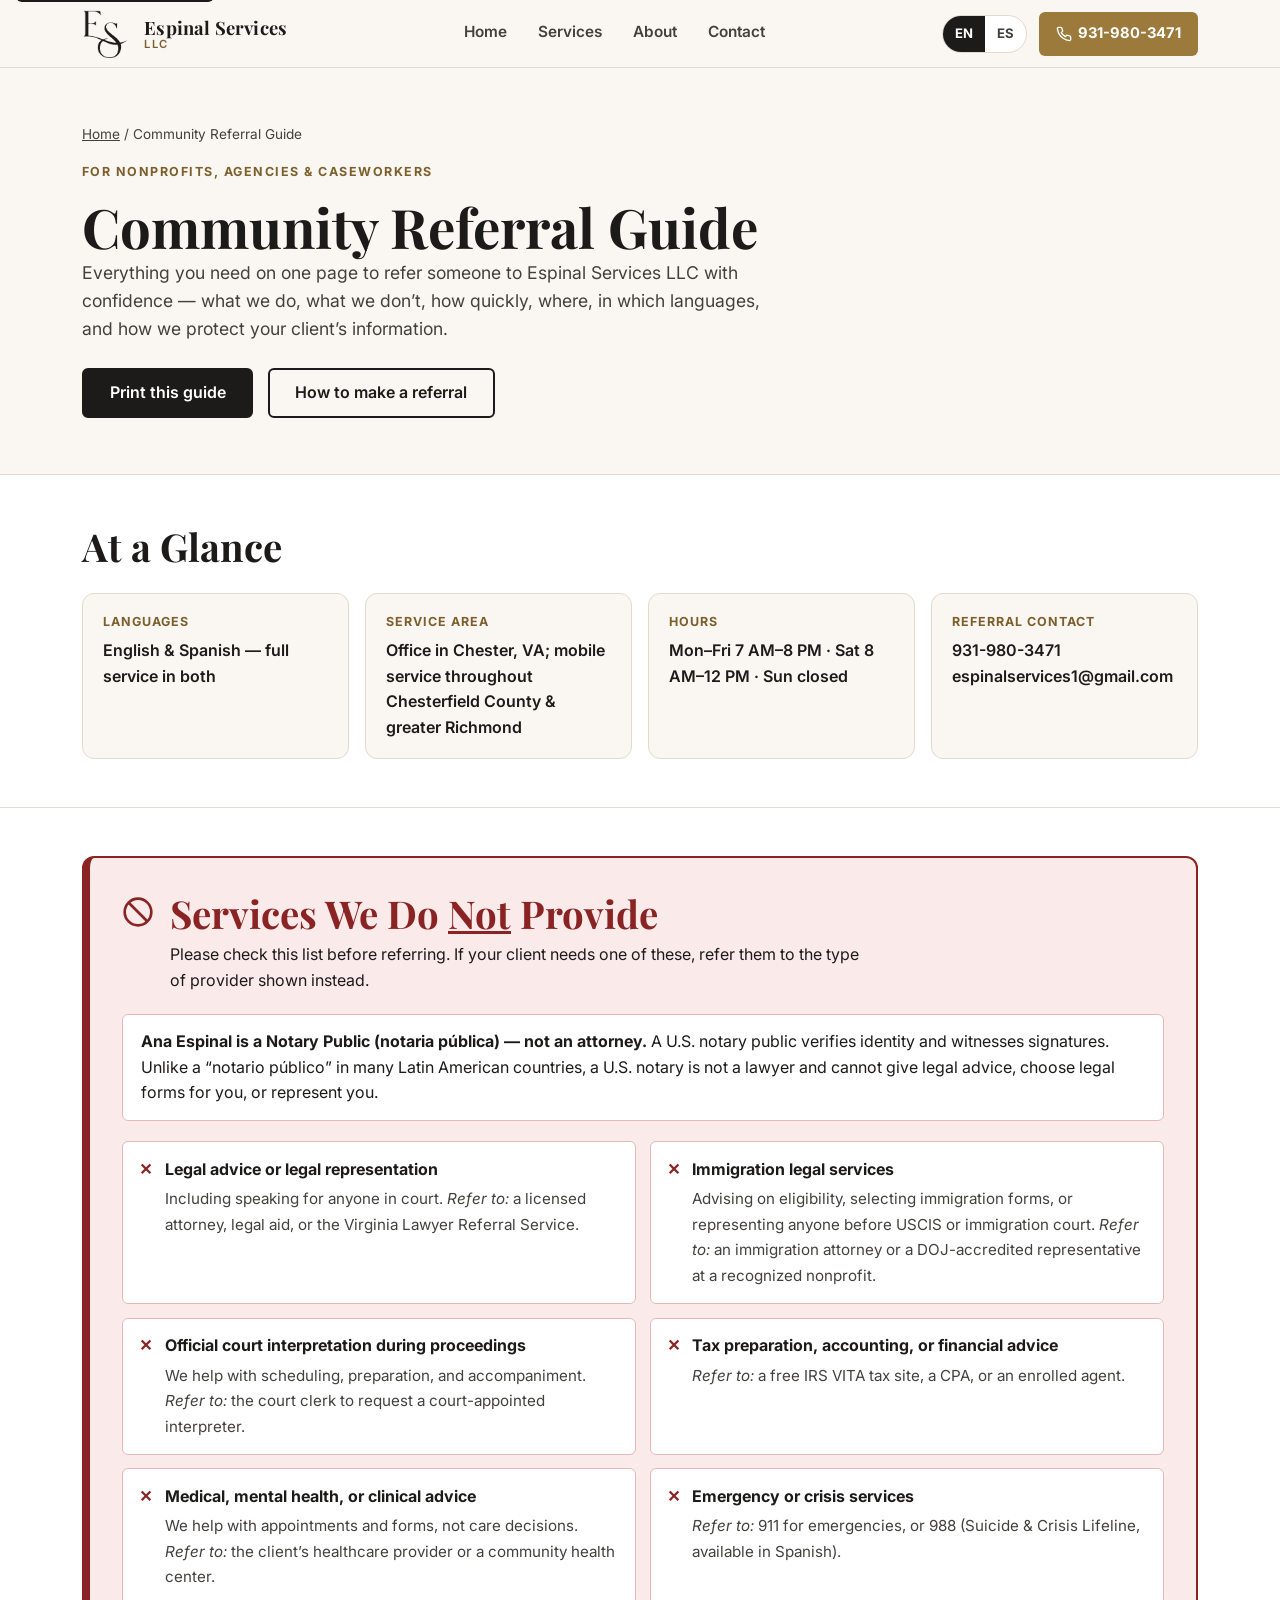
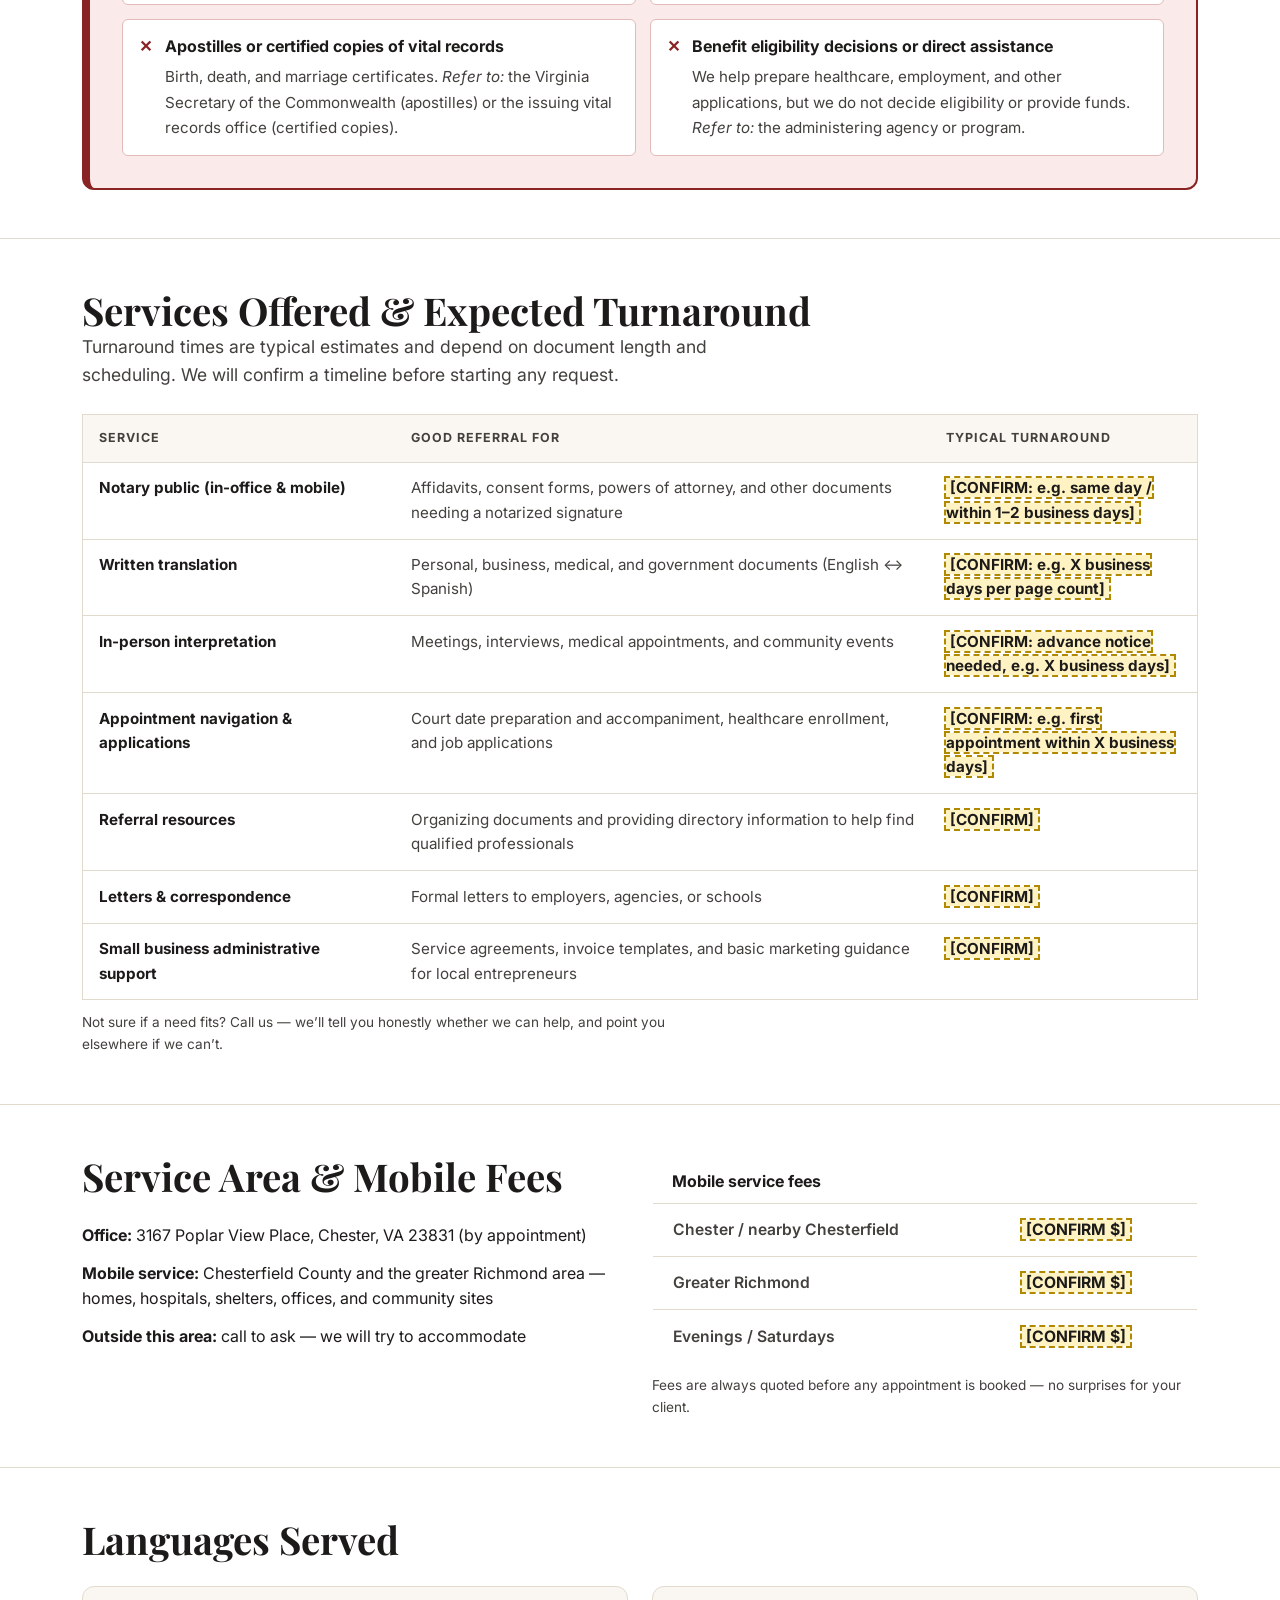
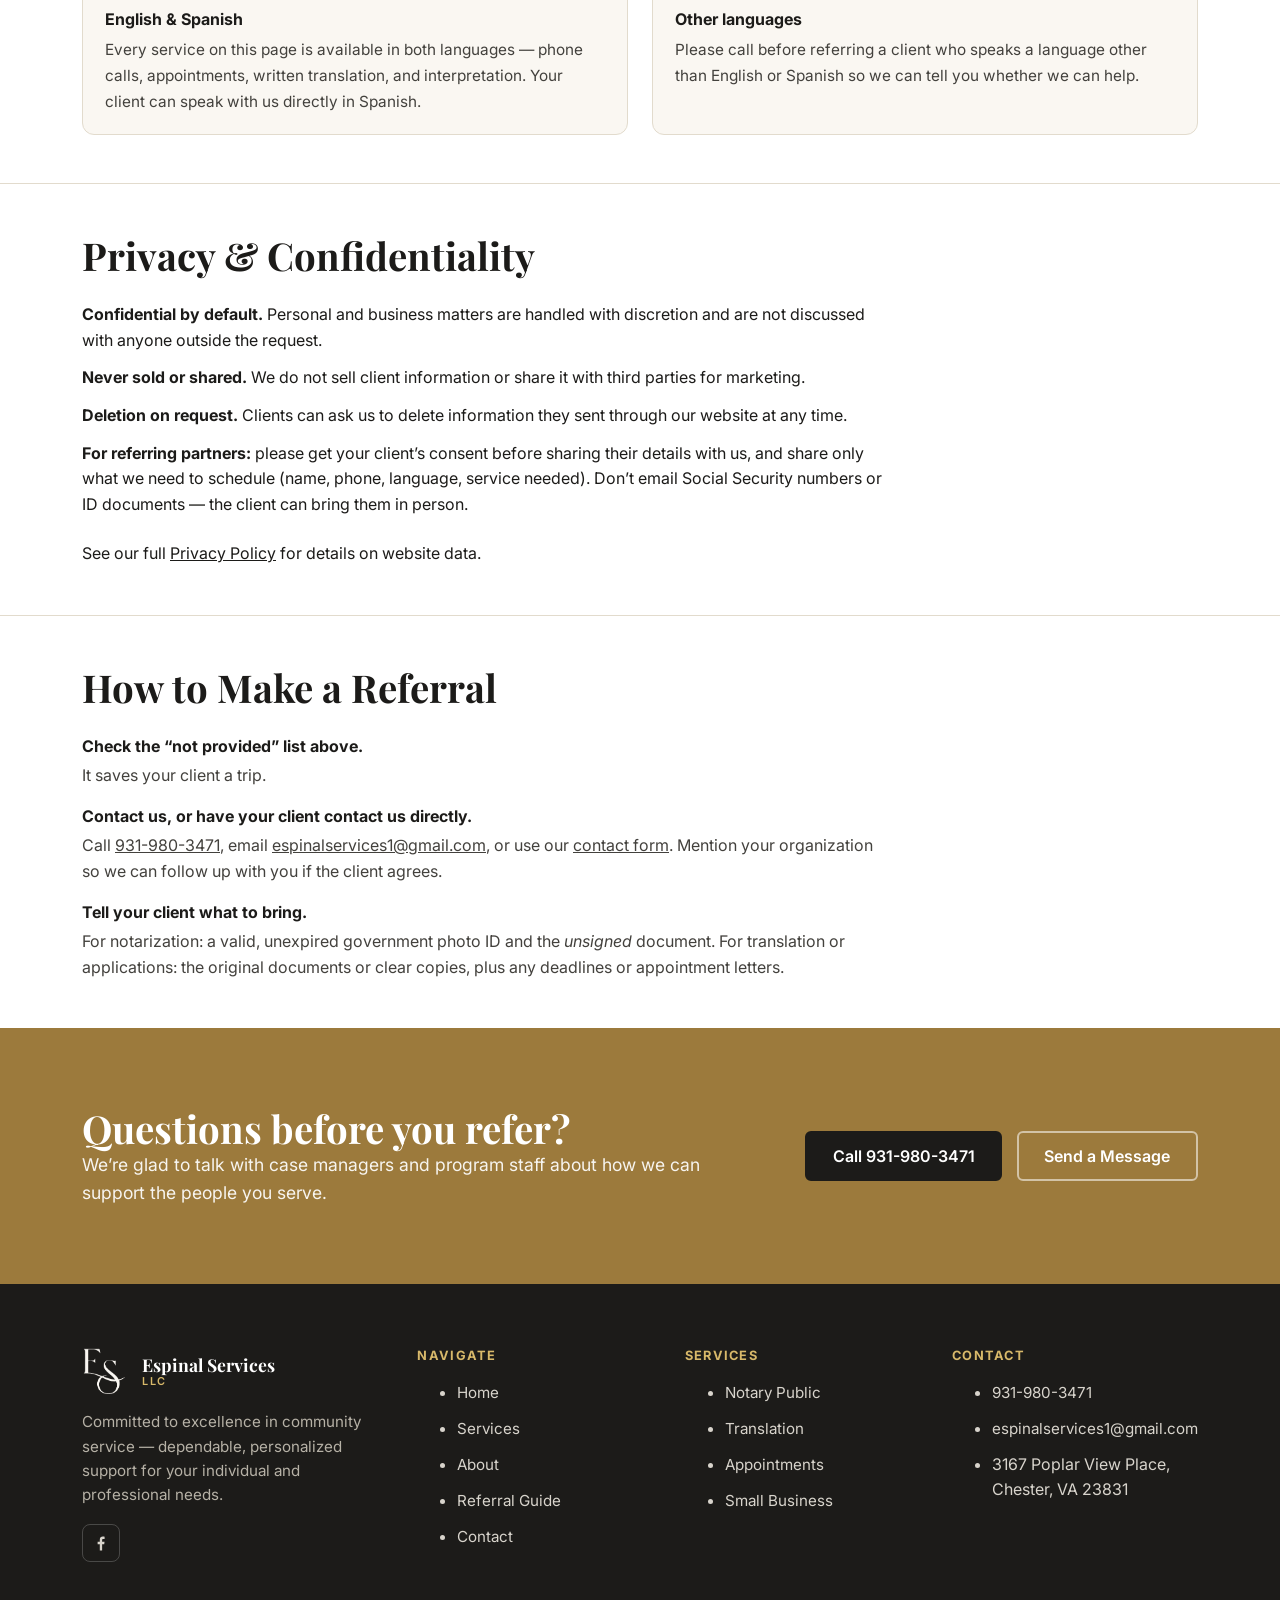
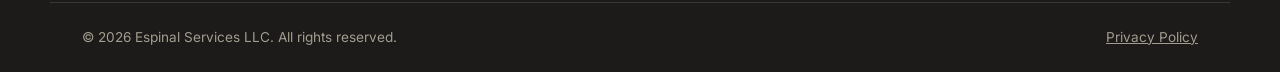
<file: referral-guide.html>
<!doctype html>
<html lang="en" data-lang="en">
<head>
<meta charset="UTF-8">
<meta name="viewport" content="width=device-width, initial-scale=1, viewport-fit=cover">
<!-- Google tag (gtag.js) -->
<script async src="https://www.googletagmanager.com/gtag/js?id=G-GKB1BYXZDT"></script>
<script>
  window.dataLayer = window.dataLayer || [];
  function gtag(){dataLayer.push(arguments);}
  gtag('js', new Date());

  gtag('config', 'G-GKB1BYXZDT');
</script>

<title>Community Referral Guide | Espinal Services LLC</title>
<meta name="description" content="A one-page guide for nonprofits and agencies referring clients to Espinal Services LLC: services, turnaround times, service area and mobile fees, languages, privacy, and services we do not provide.">
<link rel="canonical" href="https://espinalservicesllc.com/referral-guide">

<meta property="og:type" content="website">
<meta property="og:site_name" content="Espinal Services LLC">
<meta property="og:title" content="Community Referral Guide | Espinal Services LLC">
<meta property="og:description" content="Everything nonprofits and agencies need to refer clients with confidence: services, turnaround, service area, languages, privacy, and what we don&rsquo;t provide.">
<meta property="og:url" content="https://espinalservicesllc.com/referral-guide">
<meta property="og:image" content="https://espinalservicesllc.com/images/og-image.jpg">
<meta property="og:image:width" content="1200">
<meta property="og:image:height" content="630">
<meta property="og:locale" content="en_US">
<meta name="twitter:card" content="summary_large_image">

<link rel="icon" type="image/png" href="images/favicon-32.png">
<link rel="apple-touch-icon" href="images/apple-touch-icon.png">
<link rel="manifest" href="site.webmanifest">
<meta name="theme-color" content="#1c1b19">

<link rel="preconnect" href="https://fonts.googleapis.com">
<link rel="preconnect" href="https://fonts.gstatic.com" crossorigin>
<link href="https://fonts.googleapis.com/css2?family=Playfair+Display:wght@600;700&amp;family=Inter:wght@400;500;600;700&amp;display=swap" rel="stylesheet">
<link rel="stylesheet" href="css/styles.css">

</head>
<body>
<a class="skip-link" href="#main-content">Skip to main content</a>

<header class="site-header">
  <div class="container header-inner">
    <a class="brand" href="/">
      <img src="images/logo-ink.png" alt="Espinal Services LLC logo" width="48" height="48">
      <span class="brand-text">Espinal Services<span>LLC</span></span>
    </a>
    <nav class="main-nav" id="main-nav" aria-label="Primary">
      <a href="/"><span class="lang-en">Home</span><span class="lang-es" hidden>Inicio</span></a>
      <a href="/services"><span class="lang-en">Services</span><span class="lang-es" hidden>Servicios</span></a>
      <a href="/about"><span class="lang-en">About</span><span class="lang-es" hidden>Nosotros</span></a>
      <a href="/contact"><span class="lang-en">Contact</span><span class="lang-es" hidden>Contacto</span></a>
    </nav>
    <div class="header-actions">
      <div class="lang-toggle" role="group" aria-label="Language selection">
        <button type="button" data-lang-btn="en" aria-pressed="true">EN</button>
        <button type="button" data-lang-btn="es" aria-pressed="false">ES</button>
      </div>
      <a class="call-btn" href="tel:+19319803471">
        <svg width="16" height="16" viewBox="0 0 24 24" fill="none" stroke="currentColor" stroke-width="2" aria-hidden="true"><path d="M22 16.9v3a2 2 0 0 1-2.2 2 19.8 19.8 0 0 1-8.6-3.1 19.5 19.5 0 0 1-6-6A19.8 19.8 0 0 1 2.1 4.2 2 2 0 0 1 4.1 2h3a2 2 0 0 1 2 1.7c.1.9.4 1.9.7 2.7a2 2 0 0 1-.5 2.1L8 9.9a16 16 0 0 0 6 6l1.4-1.4a2 2 0 0 1 2.1-.5c.9.3 1.8.6 2.7.7a2 2 0 0 1 1.8 2Z"/></svg>
        <span class="label-text">931-980-3471</span>
      </a>
      <button type="button" class="nav-toggle" aria-expanded="false" aria-controls="main-nav" aria-label="Toggle menu"><span></span></button>
    </div>
  </div>
</header>

<main id="main-content">

  <section class="page-hero">
    <div class="container">
      <p class="breadcrumb"><a href="/">Home</a> / <span class="lang-en">Community Referral Guide</span><span class="lang-es" hidden>Guía de referidos comunitarios</span></p>
      <p class="eyebrow lang-en">For Nonprofits, Agencies &amp; Caseworkers</p>
      <p class="eyebrow lang-es" hidden>Para organizaciones sin fines de lucro, agencias y trabajadores sociales</p>
      <h1 class="lang-en">Community Referral Guide</h1>
      <h1 class="lang-es" hidden>Guía de referidos comunitarios</h1>
      <p class="section-lede lang-en">Everything you need on one page to refer someone to Espinal Services LLC with confidence &mdash; what we do, what we don&rsquo;t, how quickly, where, in which languages, and how we protect your client&rsquo;s information.</p>
      <p class="section-lede lang-es" hidden>Todo lo que necesita en una sola página para referir a alguien a Espinal Services LLC con confianza: lo que hacemos, lo que no hacemos, en cuánto tiempo, dónde, en qué idiomas y cómo protegemos la información de su cliente.</p>
      <div class="btn-row mt-md no-print">
        <button type="button" class="btn btn-primary" data-print>
          <span class="lang-en">Print this guide</span><span class="lang-es" hidden>Imprimir esta guía</span>
        </button>
        <a class="btn btn-outline-dark" href="#how-to-refer">
          <span class="lang-en">How to make a referral</span><span class="lang-es" hidden>Cómo hacer un referido</span>
        </a>
      </div>
    </div>
  </section>

  <!-- At a glance -->
  <section class="referral-section">
    <div class="container">
      <h2 class="lang-en">At a Glance</h2>
      <h2 class="lang-es" hidden>Resumen</h2>
      <dl class="glance-grid mt-md">
        <div class="glance-item">
          <dt><span class="lang-en">Languages</span><span class="lang-es" hidden>Idiomas</span></dt>
          <dd><span class="lang-en">English &amp; Spanish &mdash; full service in both</span><span class="lang-es" hidden>Inglés y español: servicio completo en ambos</span></dd>
        </div>
        <div class="glance-item">
          <dt><span class="lang-en">Service area</span><span class="lang-es" hidden>Área de servicio</span></dt>
          <dd><span class="lang-en">Office in Chester, VA; mobile service throughout Chesterfield County &amp; greater Richmond</span><span class="lang-es" hidden>Oficina en Chester, VA; servicio a domicilio en todo el condado de Chesterfield y el área metropolitana de Richmond</span></dd>
        </div>
        <div class="glance-item">
          <dt><span class="lang-en">Hours</span><span class="lang-es" hidden>Horario</span></dt>
          <dd><span class="lang-en">Mon&ndash;Fri 7 AM&ndash;8 PM &middot; Sat 8 AM&ndash;12 PM &middot; Sun closed</span><span class="lang-es" hidden>Lun&ndash;vie 7 a.&nbsp;m.&ndash;8 p.&nbsp;m. &middot; Sáb 8 a.&nbsp;m.&ndash;12 p.&nbsp;m. &middot; Dom cerrado</span></dd>
        </div>
        <div class="glance-item">
          <dt><span class="lang-en">Referral contact</span><span class="lang-es" hidden>Contacto para referidos</span></dt>
          <dd><a href="tel:+19319803471">931-980-3471</a><br><a href="mailto:espinalservices1@gmail.com">espinalservices1@gmail.com</a></dd>
        </div>
      </dl>
    </div>
  </section>

  <!-- NOT provided — deliberately placed high on the page -->
  <section class="referral-section" id="not-provided">
    <div class="container">
      <div class="not-provided">
        <div class="not-provided-head">
          <svg width="32" height="32" viewBox="0 0 24 24" fill="none" stroke="currentColor" stroke-width="2" aria-hidden="true"><circle cx="12" cy="12" r="10"/><path d="m4.9 4.9 14.2 14.2"/></svg>
          <div>
            <h2 class="lang-en">Services We Do <u>Not</u> Provide</h2>
            <h2 class="lang-es" hidden>Servicios que <u>no</u> ofrecemos</h2>
            <p class="lang-en">Please check this list before referring. If your client needs one of these, refer them to the type of provider shown instead.</p>
            <p class="lang-es" hidden>Revise esta lista antes de hacer un referido. Si su cliente necesita alguno de estos servicios, refiéralo al tipo de proveedor indicado.</p>
          </div>
        </div>

        <p class="notario-notice lang-en"><strong>Ana Espinal is a Notary Public (<span lang="es">notaria pública</span>) &mdash; not an attorney.</strong> A U.S. notary public verifies identity and witnesses signatures. Unlike a &ldquo;notario público&rdquo; in many Latin American countries, a U.S. notary is not a lawyer and cannot give legal advice, choose legal forms for you, or represent you.</p>
        <p class="notario-notice lang-es" hidden><strong>Ana Espinal es notaria pública, no abogada.</strong> En los Estados Unidos, un notario público verifica la identidad y presencia la firma de documentos. A diferencia del &ldquo;notario público&rdquo; de muchos países de América Latina, un notario en EE.&nbsp;UU. no es abogado y no puede dar asesoría legal, elegir formularios legales por usted ni representarle.</p>

        <!-- OWNER REVIEW: confirm this list matches what the business actually declines. -->
        <ul class="not-provided-list">
          <li>
            <strong class="lang-en">Legal advice or legal representation</strong>
            <strong class="lang-es" hidden>Asesoría o representación legal</strong>
            <span class="lang-en">Including speaking for anyone in court. <em>Refer to:</em> a licensed attorney, legal aid, or the Virginia Lawyer Referral Service.</span>
            <span class="lang-es" hidden>Incluye hablar en nombre de alguien ante un tribunal. <em>Referir a:</em> un abogado con licencia, asistencia legal gratuita o el Virginia Lawyer Referral Service.</span>
          </li>
          <li>
            <strong class="lang-en">Immigration legal services</strong>
            <strong class="lang-es" hidden>Servicios legales de inmigración</strong>
            <span class="lang-en">Advising on eligibility, selecting immigration forms, or representing anyone before USCIS or immigration court. <em>Refer to:</em> an immigration attorney or a DOJ-accredited representative at a recognized nonprofit.</span>
            <span class="lang-es" hidden>Asesorar sobre elegibilidad, elegir formularios de inmigración o representar a alguien ante USCIS o la corte de inmigración. <em>Referir a:</em> un abogado de inmigración o un representante acreditado por el DOJ en una organización sin fines de lucro reconocida.</span>
          </li>
          <li>
            <strong class="lang-en">Official court interpretation during proceedings</strong>
            <strong class="lang-es" hidden>Interpretación oficial en audiencias judiciales</strong>
            <span class="lang-en">We help with scheduling, preparation, and accompaniment. <em>Refer to:</em> the court clerk to request a court-appointed interpreter.</span>
            <span class="lang-es" hidden>Ayudamos con la programación, la preparación y el acompañamiento. <em>Referir a:</em> la secretaría del tribunal para solicitar un intérprete designado por la corte.</span>
          </li>
          <li>
            <strong class="lang-en">Tax preparation, accounting, or financial advice</strong>
            <strong class="lang-es" hidden>Preparación de impuestos, contabilidad o asesoría financiera</strong>
            <span class="lang-en"><em>Refer to:</em> a free IRS VITA tax site, a CPA, or an enrolled agent.</span>
            <span class="lang-es" hidden><em>Referir a:</em> un centro gratuito VITA del IRS, un contador público (CPA) o un agente inscrito.</span>
          </li>
          <li>
            <strong class="lang-en">Medical, mental health, or clinical advice</strong>
            <strong class="lang-es" hidden>Asesoría médica, de salud mental o clínica</strong>
            <span class="lang-en">We help with appointments and forms, not care decisions. <em>Refer to:</em> the client&rsquo;s healthcare provider or a community health center.</span>
            <span class="lang-es" hidden>Ayudamos con citas y formularios, no con decisiones de atención médica. <em>Referir a:</em> el proveedor de salud del cliente o un centro de salud comunitario.</span>
          </li>
          <li>
            <strong class="lang-en">Emergency or crisis services</strong>
            <strong class="lang-es" hidden>Servicios de emergencia o crisis</strong>
            <span class="lang-en"><em>Refer to:</em> 911 for emergencies, or 988 (Suicide &amp; Crisis Lifeline, available in Spanish).</span>
            <span class="lang-es" hidden><em>Referir a:</em> el 911 para emergencias, o el 988 (Línea de Prevención del Suicidio y Crisis, disponible en español).</span>
          </li>
          <li>
            <strong class="lang-en">Apostilles or certified copies of vital records</strong>
            <strong class="lang-es" hidden>Apostillas o copias certificadas de registros vitales</strong>
            <span class="lang-en">Birth, death, and marriage certificates. <em>Refer to:</em> the Virginia Secretary of the Commonwealth (apostilles) or the issuing vital records office (certified copies).</span>
            <span class="lang-es" hidden>Actas de nacimiento, defunción y matrimonio. <em>Referir a:</em> la Secretaría del Estado Libre Asociado de Virginia (apostillas) o la oficina de registros vitales que emitió el documento (copias certificadas).</span>
          </li>
          <li>
            <strong class="lang-en">Benefit eligibility decisions or direct assistance</strong>
            <strong class="lang-es" hidden>Decisiones de elegibilidad o asistencia directa</strong>
            <span class="lang-en">We help prepare healthcare, employment, and other applications, but we do not decide eligibility or provide funds. <em>Refer to:</em> the administering agency or program.</span>
            <span class="lang-es" hidden>Ayudamos a preparar solicitudes de salud, empleo y otras, pero no decidimos la elegibilidad ni otorgamos fondos. <em>Referir a:</em> la agencia o el programa que lo administra.</span>
          </li>
        </ul>
      </div>
    </div>
  </section>

  <!-- Services offered + turnaround -->
  <section class="referral-section" id="services-offered">
    <div class="container">
      <h2 class="lang-en">Services Offered &amp; Expected Turnaround</h2>
      <h2 class="lang-es" hidden>Servicios ofrecidos y tiempos de respuesta</h2>
      <p class="section-lede lang-en">Turnaround times are typical estimates and depend on document length and scheduling. We will confirm a timeline before starting any request.</p>
      <p class="section-lede lang-es" hidden>Los tiempos son estimaciones habituales y dependen de la extensión de los documentos y de la disponibilidad. Confirmaremos un plazo antes de comenzar cualquier solicitud.</p>

      <!-- TODO(owner): replace every [CONFIRM ...] value below with real turnaround times before publishing. -->
      <div class="table-scroll mt-md">
        <table class="referral-table">
          <thead>
            <tr>
              <th scope="col"><span class="lang-en">Service</span><span class="lang-es" hidden>Servicio</span></th>
              <th scope="col"><span class="lang-en">Good referral for</span><span class="lang-es" hidden>Ideal para referir</span></th>
              <th scope="col"><span class="lang-en">Typical turnaround</span><span class="lang-es" hidden>Tiempo habitual</span></th>
            </tr>
          </thead>
          <tbody>
            <tr>
              <th scope="row"><a href="/services#notary"><span class="lang-en">Notary public (in-office &amp; mobile)</span><span class="lang-es" hidden>Notaría pública (en oficina y a domicilio)</span></a></th>
              <td><span class="lang-en">Affidavits, consent forms, powers of attorney, and other documents needing a notarized signature</span><span class="lang-es" hidden>Declaraciones juradas, formularios de consentimiento, poderes notariales y otros documentos que requieren firma notarizada</span></td>
              <td><span class="confirm">[CONFIRM: e.g. same day / within 1&ndash;2 business days]</span></td>
            </tr>
            <tr>
              <th scope="row"><a href="/services#translation"><span class="lang-en">Written translation</span><span class="lang-es" hidden>Traducción escrita</span></a></th>
              <td><span class="lang-en">Personal, business, medical, and government documents (English &harr; Spanish)</span><span class="lang-es" hidden>Documentos personales, comerciales, médicos y gubernamentales (inglés &harr; español)</span></td>
              <td><span class="confirm">[CONFIRM: e.g. X business days per page count]</span></td>
            </tr>
            <tr>
              <th scope="row"><a href="/services#translation"><span class="lang-en">In-person interpretation</span><span class="lang-es" hidden>Interpretación presencial</span></a></th>
              <td><span class="lang-en">Meetings, interviews, medical appointments, and community events</span><span class="lang-es" hidden>Reuniones, entrevistas, citas médicas y actividades comunitarias</span></td>
              <td><span class="confirm">[CONFIRM: advance notice needed, e.g. X business days]</span></td>
            </tr>
            <tr>
              <th scope="row"><a href="/services#appointments"><span class="lang-en">Appointment navigation &amp; applications</span><span class="lang-es" hidden>Orientación para citas y solicitudes</span></a></th>
              <td><span class="lang-en">Court date preparation and accompaniment, healthcare enrollment, and job applications</span><span class="lang-es" hidden>Preparación y acompañamiento para fechas de corte, inscripción en salud y solicitudes de empleo</span></td>
              <td><span class="confirm">[CONFIRM: e.g. first appointment within X business days]</span></td>
            </tr>
            <tr>
              <th scope="row"><a href="/services#referrals"><span class="lang-en">Referral resources</span><span class="lang-es" hidden>Recursos de referencia</span></a></th>
              <td><span class="lang-en">Organizing documents and providing directory information to help find qualified professionals</span><span class="lang-es" hidden>Organizar documentos y brindar información de directorio para encontrar profesionales calificados</span></td>
              <td><span class="confirm">[CONFIRM]</span></td>
            </tr>
            <tr>
              <th scope="row"><a href="/services#correspondence"><span class="lang-en">Letters &amp; correspondence</span><span class="lang-es" hidden>Cartas y correspondencia</span></a></th>
              <td><span class="lang-en">Formal letters to employers, agencies, or schools</span><span class="lang-es" hidden>Cartas formales a empleadores, agencias o escuelas</span></td>
              <td><span class="confirm">[CONFIRM]</span></td>
            </tr>
            <tr>
              <th scope="row"><a href="/services#small-business"><span class="lang-en">Small business administrative support</span><span class="lang-es" hidden>Apoyo administrativo para pequeñas empresas</span></a></th>
              <td><span class="lang-en">Service agreements, invoice templates, and basic marketing guidance for local entrepreneurs</span><span class="lang-es" hidden>Acuerdos de servicio, plantillas de facturas y orientación básica de mercadeo para emprendedores locales</span></td>
              <td><span class="confirm">[CONFIRM]</span></td>
            </tr>
          </tbody>
        </table>
      </div>
      <p class="mt-sm field-hint lang-en">Not sure if a need fits? Call us &mdash; we&rsquo;ll tell you honestly whether we can help, and point you elsewhere if we can&rsquo;t.</p>
      <p class="mt-sm field-hint lang-es" hidden>¿No está seguro de si una necesidad encaja? Llámenos: le diremos con honestidad si podemos ayudar y, si no, a dónde acudir.</p>
    </div>
  </section>

  <!-- Service area & mobile fees -->
  <section class="referral-section" id="service-area">
    <div class="container">
      <div class="grid grid-2">
        <div>
          <h2 class="lang-en">Service Area &amp; Mobile Fees</h2>
          <h2 class="lang-es" hidden>Área de servicio y cargos a domicilio</h2>
          <ul class="referral-bullets mt-md">
            <li><span class="lang-en"><strong>Office:</strong> 3167 Poplar View Place, Chester, VA 23831 (by appointment)</span><span class="lang-es" hidden><strong>Oficina:</strong> 3167 Poplar View Place, Chester, VA 23831 (con cita)</span></li>
            <li><span class="lang-en"><strong>Mobile service:</strong> Chesterfield County and the greater Richmond area &mdash; homes, hospitals, shelters, offices, and community sites</span><span class="lang-es" hidden><strong>Servicio a domicilio:</strong> condado de Chesterfield y el área metropolitana de Richmond: hogares, hospitales, albergues, oficinas y centros comunitarios</span></li>
            <li><span class="lang-en"><strong>Outside this area:</strong> call to ask &mdash; we will try to accommodate</span><span class="lang-es" hidden><strong>Fuera de esta área:</strong> llame para consultar; haremos lo posible por atenderle</span></li>
          </ul>
        </div>
        <div>
          <!-- TODO(owner): fill in real mobile fee amounts before publishing. -->
          <table class="hours-table">
            <caption><span class="lang-en">Mobile service fees</span><span class="lang-es" hidden>Cargos por servicio a domicilio</span></caption>
            <tbody>
              <tr>
                <th scope="row"><span class="lang-en">Chester / nearby Chesterfield</span><span class="lang-es" hidden>Chester / Chesterfield cercano</span></th>
                <td><span class="confirm">[CONFIRM $]</span></td>
              </tr>
              <tr>
                <th scope="row"><span class="lang-en">Greater Richmond</span><span class="lang-es" hidden>Área metropolitana de Richmond</span></th>
                <td><span class="confirm">[CONFIRM $]</span></td>
              </tr>
              <tr>
                <th scope="row"><span class="lang-en">Evenings / Saturdays</span><span class="lang-es" hidden>Noches / sábados</span></th>
                <td><span class="confirm">[CONFIRM $]</span></td>
              </tr>
            </tbody>
          </table>
          <p class="mt-sm field-hint lang-en">Fees are always quoted before any appointment is booked &mdash; no surprises for your client.</p>
          <p class="mt-sm field-hint lang-es" hidden>Los cargos siempre se informan antes de reservar cualquier cita, sin sorpresas para su cliente.</p>
        </div>
      </div>
    </div>
  </section>

  <!-- Languages -->
  <section class="referral-section" id="languages">
    <div class="container">
      <h2 class="lang-en">Languages Served</h2>
      <h2 class="lang-es" hidden>Idiomas</h2>
      <div class="grid grid-2 mt-md">
        <div class="service-list-item">
          <strong class="lang-en">English &amp; Spanish</strong>
          <strong class="lang-es" hidden>Inglés y español</strong>
          <span class="lang-en">Every service on this page is available in both languages &mdash; phone calls, appointments, written translation, and interpretation. Your client can speak with us directly in Spanish.</span>
          <span class="lang-es" hidden>Todos los servicios de esta página están disponibles en ambos idiomas: llamadas, citas, traducción escrita e interpretación. Su cliente puede hablar con nosotros directamente en español.</span>
        </div>
        <div class="service-list-item">
          <strong class="lang-en">Other languages</strong>
          <strong class="lang-es" hidden>Otros idiomas</strong>
          <span class="lang-en">Please call before referring a client who speaks a language other than English or Spanish so we can tell you whether we can help.</span>
          <span class="lang-es" hidden>Llame antes de referir a un cliente que hable un idioma distinto del inglés o el español, para indicarle si podemos ayudar.</span>
        </div>
      </div>
    </div>
  </section>

  <!-- Privacy -->
  <section class="referral-section" id="privacy-practices">
    <div class="container">
      <h2 class="lang-en">Privacy &amp; Confidentiality</h2>
      <h2 class="lang-es" hidden>Privacidad y confidencialidad</h2>
      <ul class="referral-bullets mt-md">
        <li><span class="lang-en"><strong>Confidential by default.</strong> Personal and business matters are handled with discretion and are not discussed with anyone outside the request.</span><span class="lang-es" hidden><strong>Confidencial por defecto.</strong> Los asuntos personales y comerciales se manejan con discreción y no se comentan con nadie ajeno a la solicitud.</span></li>
        <li><span class="lang-en"><strong>Never sold or shared.</strong> We do not sell client information or share it with third parties for marketing.</span><span class="lang-es" hidden><strong>Nunca se vende ni se comparte.</strong> No vendemos la información de los clientes ni la compartimos con terceros con fines de mercadeo.</span></li>
        <li><span class="lang-en"><strong>Deletion on request.</strong> Clients can ask us to delete information they sent through our website at any time.</span><span class="lang-es" hidden><strong>Eliminación a solicitud.</strong> Los clientes pueden pedirnos en cualquier momento que eliminemos la información que enviaron a través de nuestro sitio web.</span></li>
        <li><span class="lang-en"><strong>For referring partners:</strong> please get your client&rsquo;s consent before sharing their details with us, and share only what we need to schedule (name, phone, language, service needed). Don&rsquo;t email Social Security numbers or ID documents &mdash; the client can bring them in person.</span><span class="lang-es" hidden><strong>Para organizaciones que refieren:</strong> obtenga el consentimiento de su cliente antes de compartir sus datos con nosotros y comparta solo lo necesario para programar (nombre, teléfono, idioma y servicio). No envíe por correo números de Seguro Social ni documentos de identidad; el cliente puede traerlos en persona.</span></li>
      </ul>
      <p class="mt-md lang-en">See our full <a href="/privacy">Privacy Policy</a> for details on website data.</p>
      <p class="mt-md lang-es" hidden>Consulte nuestra <a href="/privacy">Política de Privacidad</a> completa para más detalles sobre los datos del sitio web.</p>
    </div>
  </section>

  <!-- How to refer -->
  <section class="referral-section" id="how-to-refer">
    <div class="container">
      <h2 class="lang-en">How to Make a Referral</h2>
      <h2 class="lang-es" hidden>Cómo hacer un referido</h2>
      <ol class="referral-steps mt-md">
        <li>
          <strong class="lang-en">Check the &ldquo;not provided&rdquo; list above.</strong>
          <strong class="lang-es" hidden>Revise la lista de servicios que no ofrecemos.</strong>
          <span class="lang-en">It saves your client a trip.</span>
          <span class="lang-es" hidden>Así su cliente se ahorra un viaje.</span>
        </li>
        <li>
          <strong class="lang-en">Contact us, or have your client contact us directly.</strong>
          <strong class="lang-es" hidden>Contáctenos, o pida a su cliente que nos contacte directamente.</strong>
          <span class="lang-en">Call <a href="tel:+19319803471">931-980-3471</a>, email <a href="mailto:espinalservices1@gmail.com">espinalservices1@gmail.com</a>, or use our <a href="/contact">contact form</a>. Mention your organization so we can follow up with you if the client agrees.</span>
          <span class="lang-es" hidden>Llame al <a href="tel:+19319803471">931-980-3471</a>, escriba a <a href="mailto:espinalservices1@gmail.com">espinalservices1@gmail.com</a> o use nuestro <a href="/contact">formulario de contacto</a>. Mencione su organización para que podamos darle seguimiento si el cliente está de acuerdo.</span>
        </li>
        <li>
          <strong class="lang-en">Tell your client what to bring.</strong>
          <strong class="lang-es" hidden>Indique a su cliente qué debe traer.</strong>
          <span class="lang-en">For notarization: a valid, unexpired government photo ID and the <em>unsigned</em> document. For translation or applications: the original documents or clear copies, plus any deadlines or appointment letters.</span>
          <span class="lang-es" hidden>Para notarizar: una identificación oficial vigente con foto y el documento <em>sin firmar</em>. Para traducciones o solicitudes: los documentos originales o copias legibles, además de cualquier fecha límite o carta de cita.</span>
        </li>
      </ol>
    </div>
  </section>

  <section class="cta-band no-print">
    <div class="container cta-inner">
      <div>
        <h2 class="lang-en">Questions before you refer?</h2>
        <h2 class="lang-es" hidden>&iquest;Tiene preguntas antes de referir?</h2>
        <p class="section-lede lang-en">We&rsquo;re glad to talk with case managers and program staff about how we can support the people you serve.</p>
        <p class="section-lede lang-es" hidden>Con gusto conversamos con gestores de casos y personal de programas sobre cómo podemos apoyar a las personas que atienden.</p>
      </div>
      <div class="btn-row">
        <a class="btn btn-primary" href="tel:+19319803471">
          <span class="lang-en">Call 931-980-3471</span><span class="lang-es" hidden>Llame al 931-980-3471</span>
        </a>
        <a class="btn btn-outline" href="/contact">
          <span class="lang-en">Send a Message</span><span class="lang-es" hidden>Enviar un mensaje</span>
        </a>
      </div>
    </div>
  </section>

</main>

<footer class="site-footer">
  <div class="container footer-inner">
    <div class="footer-brand">
      <div class="footer-brand-mark">
        <img src="images/logo-cream.png" alt="Espinal Services LLC logo" width="46" height="46">
        <span class="footer-brand-name">Espinal Services<span>LLC</span></span>
      </div>
      <p class="lang-en">Committed to excellence in community service &mdash; dependable, personalized support for your individual and professional needs.</p>
      <p class="lang-es" hidden>Comprometidos con la excelencia en el servicio a la comunidad: apoyo confiable y personalizado para sus necesidades personales y profesionales.</p>
      <div class="footer-social">
        <a href="https://www.facebook.com/share/1F7q56AiBy/" aria-label="Espinal Services LLC on Facebook" target="_blank" rel="noopener noreferrer" style="display:inline-flex;width:38px;height:38px;align-items:center;justify-content:center;border:1px solid rgba(255,255,255,0.2);border-radius:8px;">
          <svg width="18" height="18" viewBox="0 0 24 24" fill="currentColor" aria-hidden="true"><path d="M13.5 22v-8.4h2.8l.4-3.3h-3.2V8.1c0-1 .3-1.6 1.7-1.6h1.6V3.5c-.3 0-1.3-.1-2.4-.1-2.4 0-4 1.5-4 4.1v2.8H7.5v3.3h2.9V22h3.1Z"/></svg>
        </a>
      </div>
    </div>
    <div class="footer-col">
      <h2 class="lang-en">Navigate</h2>
      <h2 class="lang-es" hidden>Navegación</h2>
      <ul>
        <li><a href="/"><span class="lang-en">Home</span><span class="lang-es" hidden>Inicio</span></a></li>
        <li><a href="/services"><span class="lang-en">Services</span><span class="lang-es" hidden>Servicios</span></a></li>
        <li><a href="/about"><span class="lang-en">About</span><span class="lang-es" hidden>Nosotros</span></a></li>
        <li><a href="/referral-guide"><span class="lang-en">Referral Guide</span><span class="lang-es" hidden>Guía de referidos</span></a></li>
        <li><a href="/contact"><span class="lang-en">Contact</span><span class="lang-es" hidden>Contacto</span></a></li>
      </ul>
    </div>
    <div class="footer-col">
      <h2 class="lang-en">Services</h2>
      <h2 class="lang-es" hidden>Servicios</h2>
      <ul>
        <li><a href="/services#notary"><span class="lang-en">Notary Public</span><span class="lang-es" hidden>Notaría pública</span></a></li>
        <li><a href="/services#translation"><span class="lang-en">Translation</span><span class="lang-es" hidden>Traducción</span></a></li>
        <li><a href="/services#appointments"><span class="lang-en">Appointments</span><span class="lang-es" hidden>Citas</span></a></li>
        <li><a href="/services#small-business"><span class="lang-en">Small Business</span><span class="lang-es" hidden>Pequeñas empresas</span></a></li>
      </ul>
    </div>
    <div class="footer-col">
      <h2 class="lang-en">Contact</h2>
      <h2 class="lang-es" hidden>Contacto</h2>
      <ul>
        <li><a href="tel:+19319803471">931-980-3471</a></li>
        <li><a href="mailto:espinalservices1@gmail.com">espinalservices1@gmail.com</a></li>
        <li><span>3167 Poplar View Place, Chester, VA 23831</span></li>
      </ul>
    </div>
  </div>
  <div class="container footer-bottom">
    <p><span class="lang-en">&copy; <span data-year></span> Espinal Services LLC. All rights reserved.</span><span class="lang-es" hidden>&copy; <span data-year></span> Espinal Services LLC. Todos los derechos reservados.</span></p>
    <p><a href="/privacy"><span class="lang-en">Privacy Policy</span><span class="lang-es" hidden>Política de Privacidad</span></a></p>
  </div>
</footer>

<script src="js/main.js"></script>
</body>
</html>
</file>
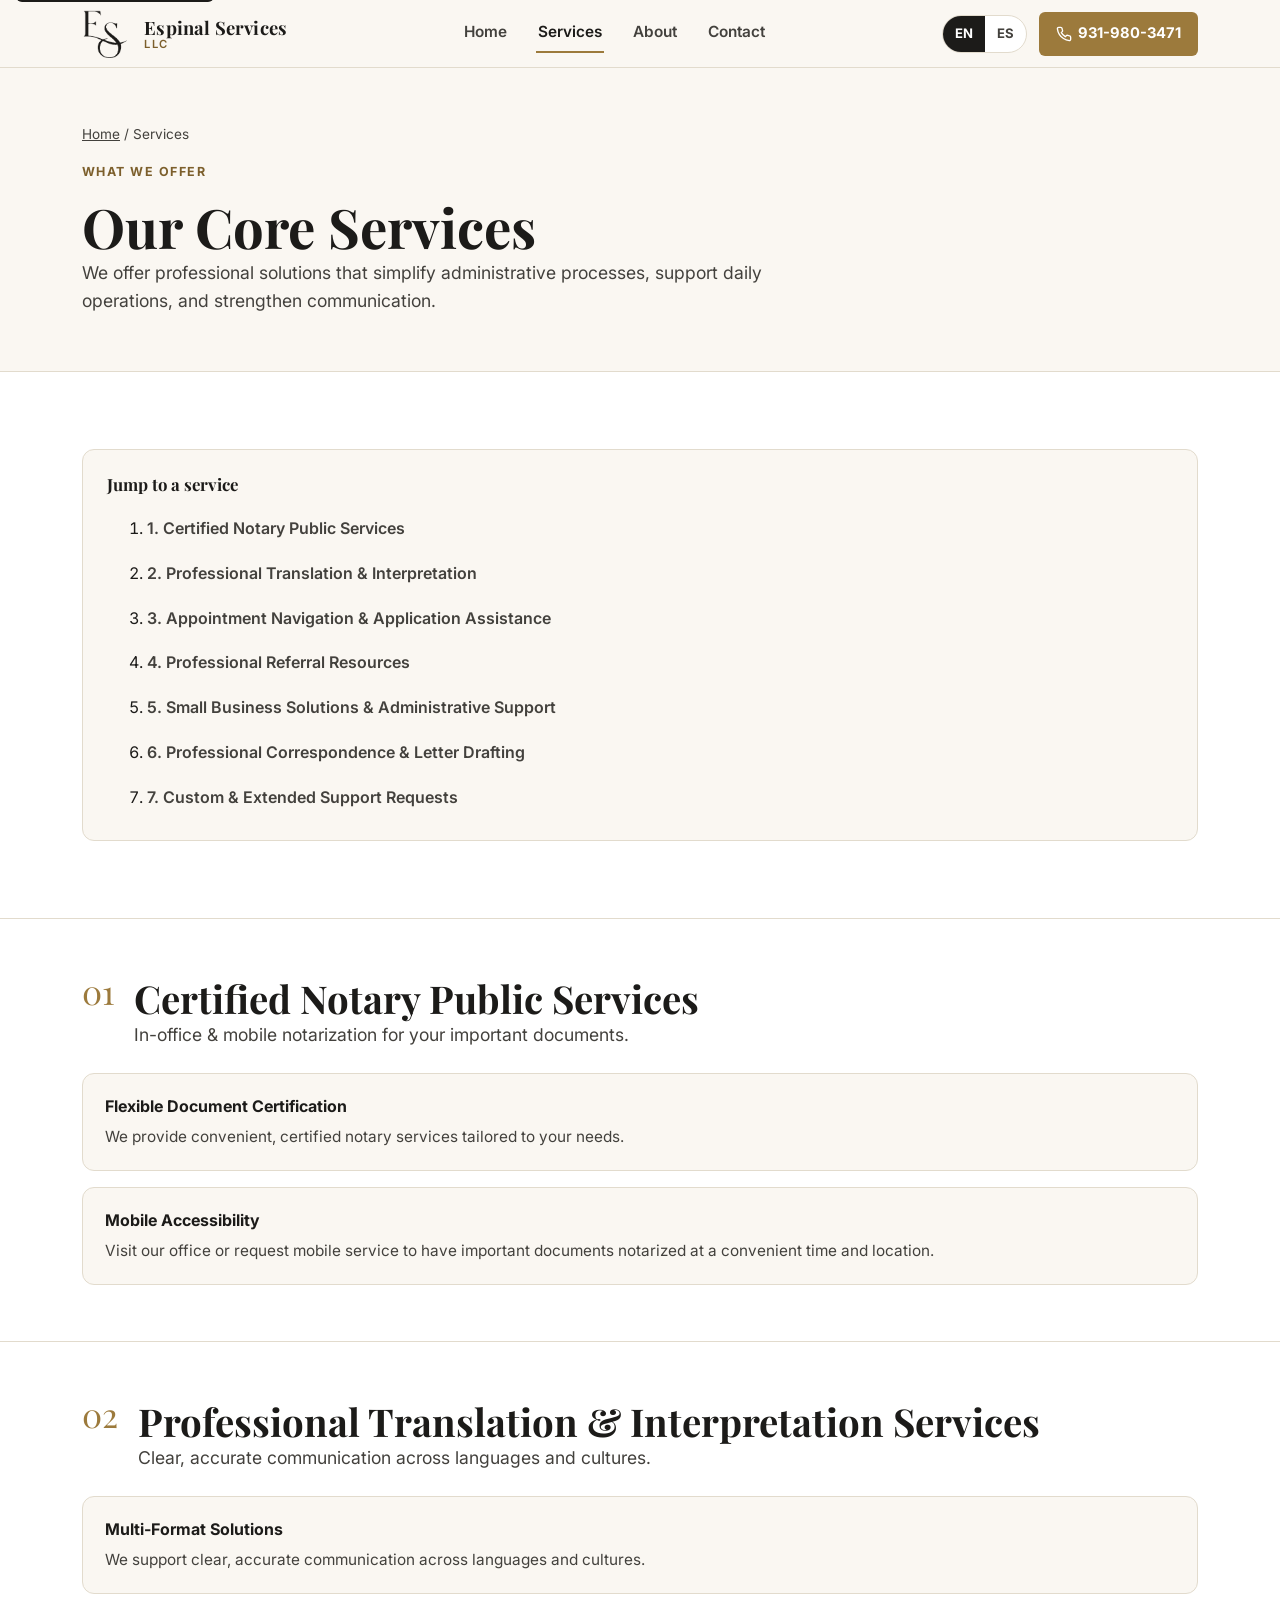
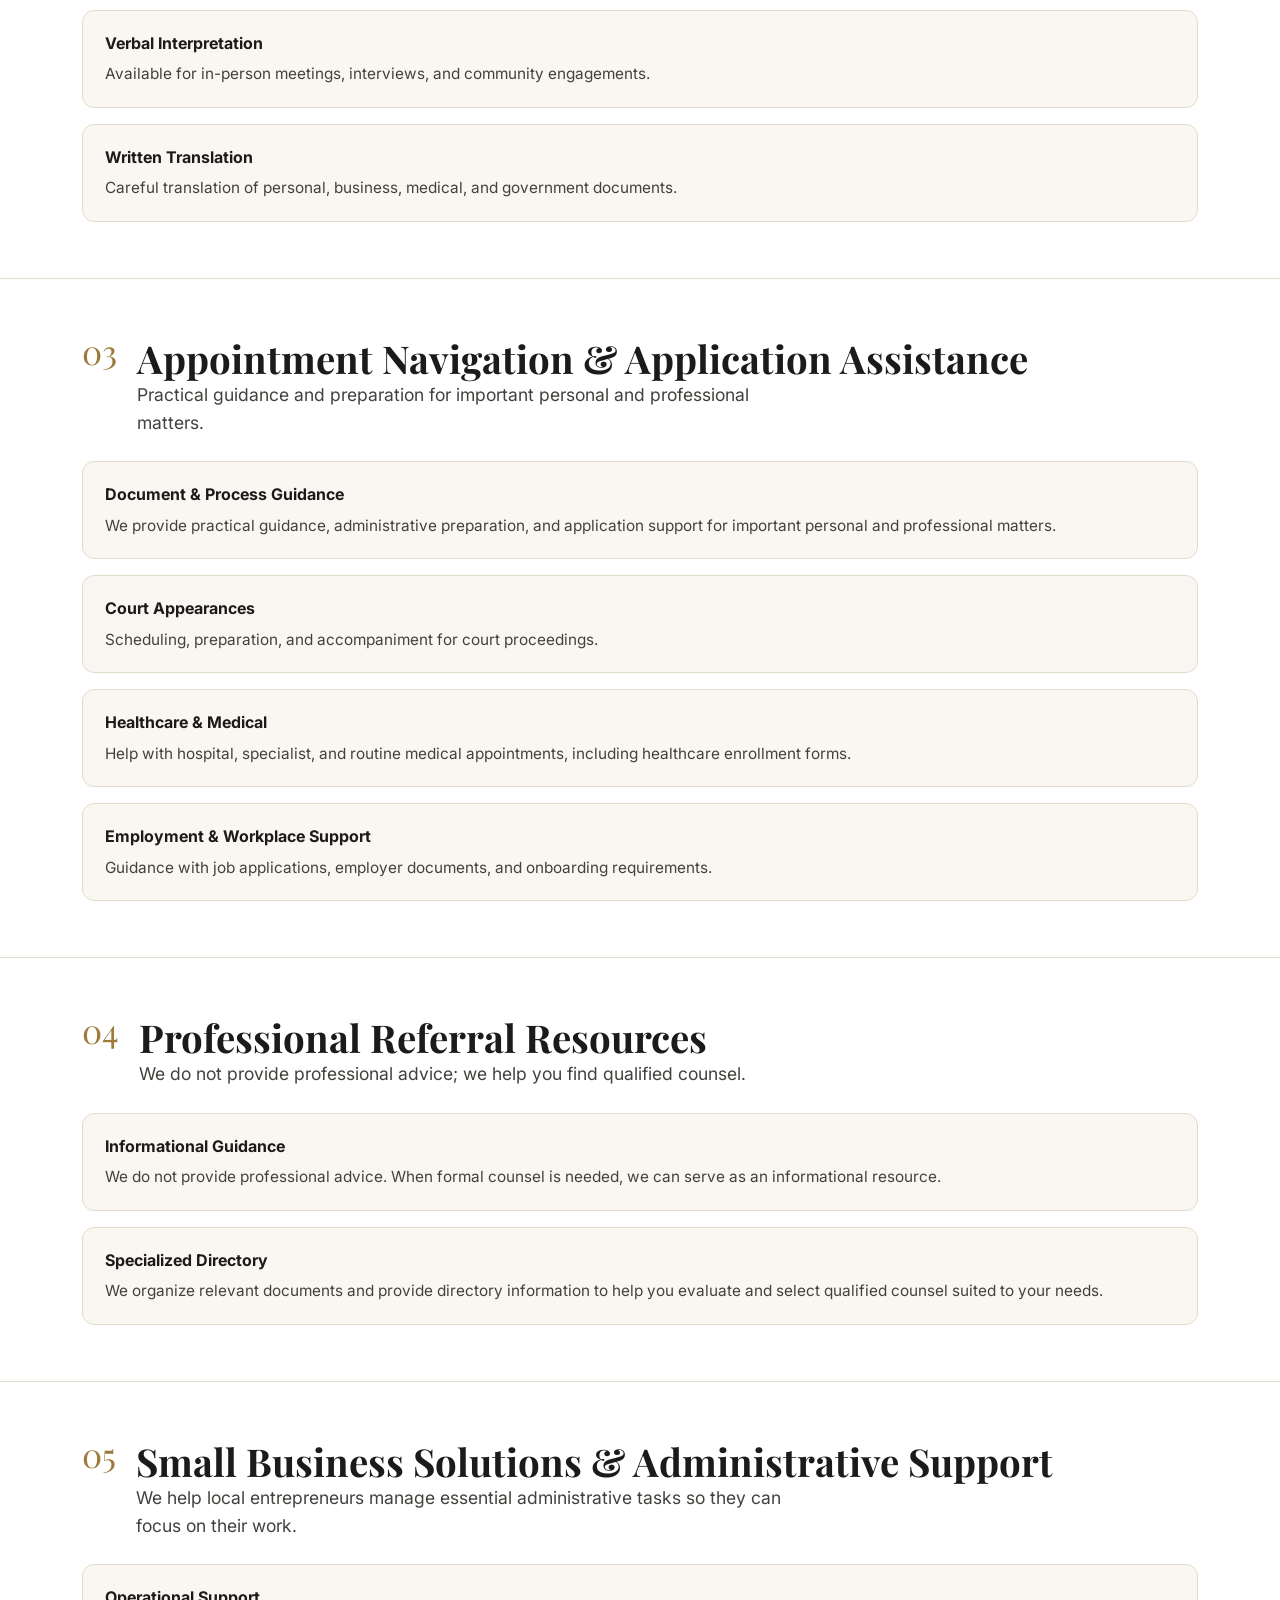
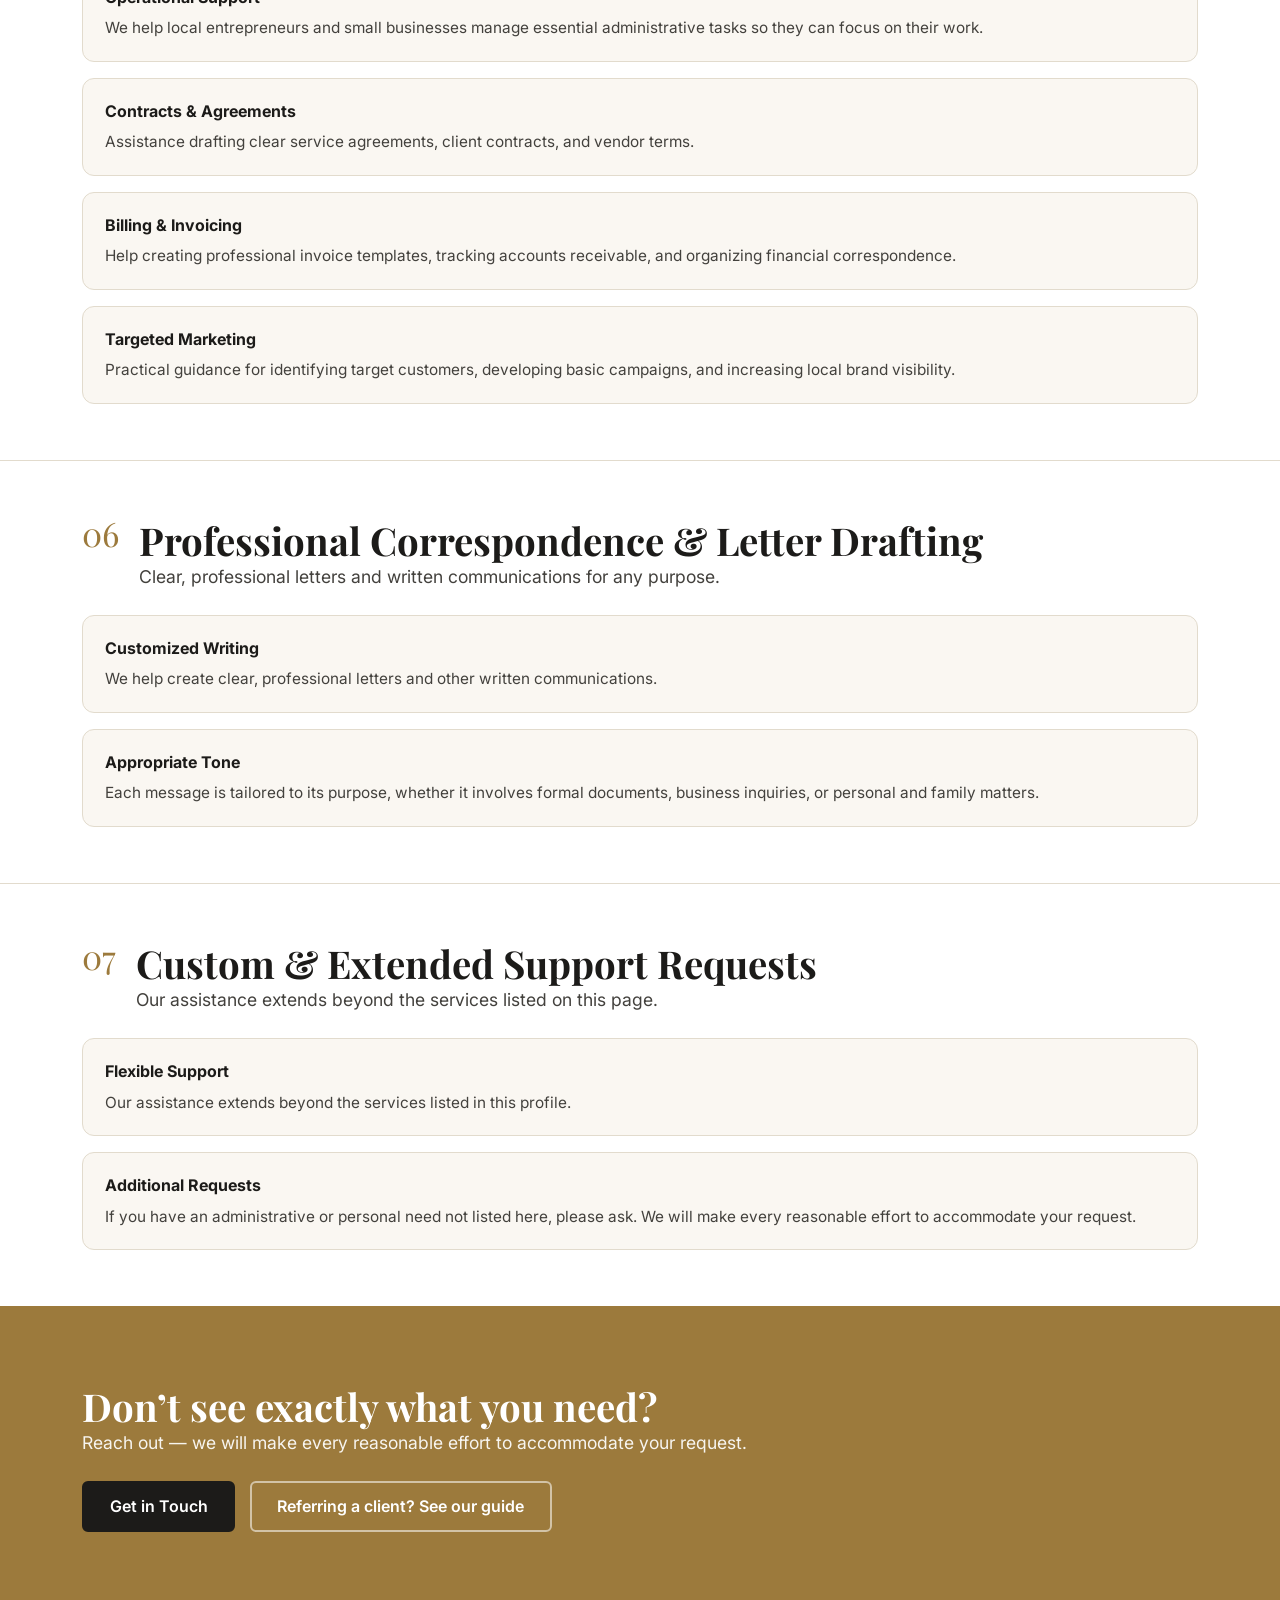
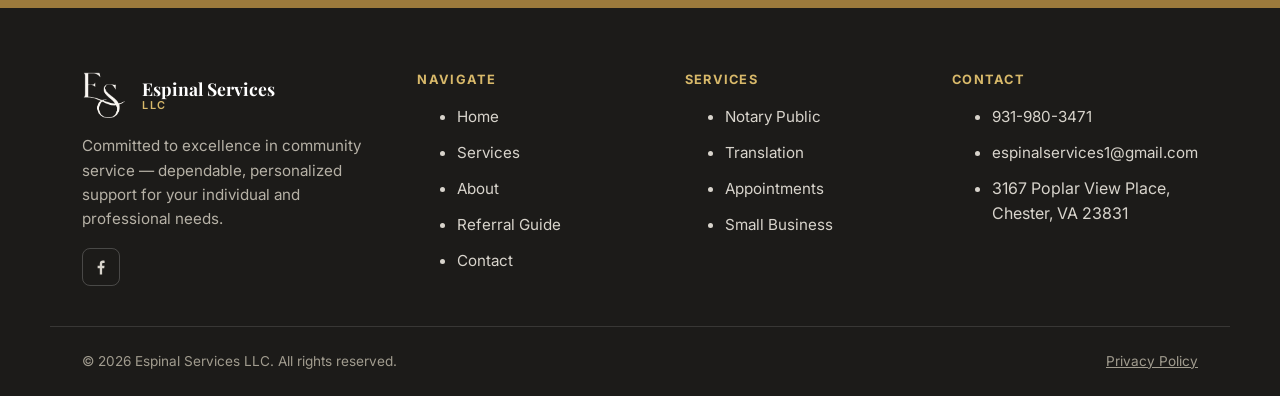
<file: services.html>
<!doctype html>
<html lang="en" data-lang="en">
<head>
<meta charset="UTF-8">
<meta name="viewport" content="width=device-width, initial-scale=1, viewport-fit=cover">
<!-- Google tag (gtag.js) -->
<script async src="https://www.googletagmanager.com/gtag/js?id=G-GKB1BYXZDT"></script>
<script>
  window.dataLayer = window.dataLayer || [];
  function gtag(){dataLayer.push(arguments);}
  gtag('js', new Date());

  gtag('config', 'G-GKB1BYXZDT');
</script>

<title>Our Services | Notary, Translation, Appointments &amp; More | Espinal Services LLC</title>
<meta name="description" content="Explore Espinal Services LLC offerings: certified notary, translation &amp; interpretation, appointment navigation, referral resources, small business support, correspondence, and custom requests.">
<link rel="canonical" href="https://espinalservicesllc.com/services">

<meta property="og:type" content="website">
<meta property="og:site_name" content="Espinal Services LLC">
<meta property="og:title" content="Our Services | Espinal Services LLC">
<meta property="og:description" content="Certified notary, translation &amp; interpretation, appointment navigation, referral resources, small business support, and more.">
<meta property="og:url" content="https://espinalservicesllc.com/services">
<meta property="og:image" content="https://espinalservicesllc.com/images/og-image.jpg">
<meta property="og:image:width" content="1200">
<meta property="og:image:height" content="630">
<meta property="og:locale" content="en_US">
<meta name="twitter:card" content="summary_large_image">

<link rel="icon" type="image/png" href="images/favicon-32.png">
<link rel="apple-touch-icon" href="images/apple-touch-icon.png">
<link rel="manifest" href="site.webmanifest">
<meta name="theme-color" content="#1c1b19">

<link rel="preconnect" href="https://fonts.googleapis.com">
<link rel="preconnect" href="https://fonts.gstatic.com" crossorigin>
<link href="https://fonts.googleapis.com/css2?family=Playfair+Display:wght@600;700&amp;family=Inter:wght@400;500;600;700&amp;display=swap" rel="stylesheet">
<link rel="stylesheet" href="css/styles.css">

<script type="application/ld+json">
{
  "@context": "https://schema.org",
  "@type": "Service",
  "serviceType": "Notary, translation, and administrative support services",
  "provider": { "@type": "LocalBusiness", "name": "Espinal Services LLC", "telephone": "+1-931-980-3471" },
  "areaServed": "Chester, VA and Greater Richmond / Chesterfield County",
  "hasOfferCatalog": {
    "@type": "OfferCatalog",
    "name": "Services",
    "itemListElement": [
      { "@type": "Offer", "itemOffered": { "@type": "Service", "name": "Certified Notary Public Services" } },
      { "@type": "Offer", "itemOffered": { "@type": "Service", "name": "Professional Translation & Interpretation" } },
      { "@type": "Offer", "itemOffered": { "@type": "Service", "name": "Appointment Navigation & Application Assistance" } },
      { "@type": "Offer", "itemOffered": { "@type": "Service", "name": "Professional Referral Resources" } },
      { "@type": "Offer", "itemOffered": { "@type": "Service", "name": "Small Business Solutions & Administrative Support" } },
      { "@type": "Offer", "itemOffered": { "@type": "Service", "name": "Professional Correspondence & Letter Drafting" } },
      { "@type": "Offer", "itemOffered": { "@type": "Service", "name": "Custom & Extended Support Requests" } }
    ]
  }
}
</script>
</head>
<body>
<a class="skip-link" href="#main-content">Skip to main content</a>

<header class="site-header">
  <div class="container header-inner">
    <a class="brand" href="/">
      <img src="images/logo-ink.png" alt="Espinal Services LLC logo" width="48" height="48">
      <span class="brand-text">Espinal Services<span>LLC</span></span>
    </a>
    <nav class="main-nav" id="main-nav" aria-label="Primary">
      <a href="/"><span class="lang-en">Home</span><span class="lang-es" hidden>Inicio</span></a>
      <a href="/services" aria-current="page"><span class="lang-en">Services</span><span class="lang-es" hidden>Servicios</span></a>
      <a href="/about"><span class="lang-en">About</span><span class="lang-es" hidden>Nosotros</span></a>
      <a href="/contact"><span class="lang-en">Contact</span><span class="lang-es" hidden>Contacto</span></a>
    </nav>
    <div class="header-actions">
      <div class="lang-toggle" role="group" aria-label="Language selection">
        <button type="button" data-lang-btn="en" aria-pressed="true">EN</button>
        <button type="button" data-lang-btn="es" aria-pressed="false">ES</button>
      </div>
      <a class="call-btn" href="tel:+19319803471">
        <svg width="16" height="16" viewBox="0 0 24 24" fill="none" stroke="currentColor" stroke-width="2" aria-hidden="true"><path d="M22 16.9v3a2 2 0 0 1-2.2 2 19.8 19.8 0 0 1-8.6-3.1 19.5 19.5 0 0 1-6-6A19.8 19.8 0 0 1 2.1 4.2 2 2 0 0 1 4.1 2h3a2 2 0 0 1 2 1.7c.1.9.4 1.9.7 2.7a2 2 0 0 1-.5 2.1L8 9.9a16 16 0 0 0 6 6l1.4-1.4a2 2 0 0 1 2.1-.5c.9.3 1.8.6 2.7.7a2 2 0 0 1 1.8 2Z"/></svg>
        <span class="label-text">931-980-3471</span>
      </a>
      <button type="button" class="nav-toggle" aria-expanded="false" aria-controls="main-nav" aria-label="Toggle menu"><span></span></button>
    </div>
  </div>
</header>

<main id="main-content">

  <section class="page-hero">
    <div class="container">
      <p class="breadcrumb"><a href="/">Home</a> / <span class="lang-en">Services</span><span class="lang-es" hidden>Servicios</span></p>
      <p class="eyebrow lang-en">What We Offer</p>
      <p class="eyebrow lang-es" hidden>Lo que ofrecemos</p>
      <h1 class="lang-en">Our Core Services</h1>
      <h1 class="lang-es" hidden>Nuestros servicios principales</h1>
      <p class="section-lede lang-en">We offer professional solutions that simplify administrative processes, support daily operations, and strengthen communication.</p>
      <p class="section-lede lang-es" hidden>Ofrecemos soluciones profesionales que simplifican los procesos administrativos, respaldan las operaciones diarias y fortalecen la comunicación.</p>
    </div>
  </section>

  <section>
    <div class="container">
      <nav class="toc" aria-label="Services on this page">
        <h2 class="lang-en">Jump to a service</h2>
        <h2 class="lang-es" hidden>Ir a un servicio</h2>
        <ol>
          <li><a href="#notary"><span class="lang-en">1. Certified Notary Public Services</span><span class="lang-es" hidden>1. Servicios de notaría pública certificada</span></a></li>
          <li><a href="#translation"><span class="lang-en">2. Professional Translation &amp; Interpretation</span><span class="lang-es" hidden>2. Traducción e interpretación profesional</span></a></li>
          <li><a href="#appointments"><span class="lang-en">3. Appointment Navigation &amp; Application Assistance</span><span class="lang-es" hidden>3. Orientación para citas y asistencia con solicitudes</span></a></li>
          <li><a href="#referrals"><span class="lang-en">4. Professional Referral Resources</span><span class="lang-es" hidden>4. Recursos de referencia profesional</span></a></li>
          <li><a href="#small-business"><span class="lang-en">5. Small Business Solutions &amp; Administrative Support</span><span class="lang-es" hidden>5. Soluciones para pequeñas empresas y apoyo administrativo</span></a></li>
          <li><a href="#correspondence"><span class="lang-en">6. Professional Correspondence &amp; Letter Drafting</span><span class="lang-es" hidden>6. Correspondencia profesional y redacción de cartas</span></a></li>
          <li><a href="#custom"><span class="lang-en">7. Custom &amp; Extended Support Requests</span><span class="lang-es" hidden>7. Solicitudes de apoyo personalizado</span></a></li>
        </ol>
      </nav>
    </div>
  </section>

  <!-- 1. Notary -->
  <section class="service-detail" id="notary">
    <div class="container">
      <div class="service-detail-head">
        <span class="service-number" aria-hidden="true">01</span>
        <div>
          <h2 class="lang-en">Certified Notary Public Services</h2>
          <h2 class="lang-es" hidden>Servicios de notaría pública certificada</h2>
          <p class="section-lede lang-en">In-office &amp; mobile notarization for your important documents.</p>
          <p class="section-lede lang-es" hidden>Notarización en la oficina y a domicilio para sus documentos importantes.</p>
        </div>
      </div>
      <div class="service-list">
        <div class="service-list-item">
          <strong class="lang-en">Flexible Document Certification</strong>
          <strong class="lang-es" hidden>Certificación flexible de documentos</strong>
          <span class="lang-en">We provide convenient, certified notary services tailored to your needs.</span>
          <span class="lang-es" hidden>Ofrecemos servicios notariales certificados, convenientes y adaptados a sus necesidades.</span>
        </div>
        <div class="service-list-item">
          <strong class="lang-en">Mobile Accessibility</strong>
          <strong class="lang-es" hidden>Servicio móvil</strong>
          <span class="lang-en">Visit our office or request mobile service to have important documents notarized at a convenient time and location.</span>
          <span class="lang-es" hidden>Visite nuestra oficina o solicite el servicio a domicilio para notarizar documentos importantes en el lugar y el momento que más le convengan.</span>
        </div>
      </div>
    </div>
  </section>

  <!-- 2. Translation -->
  <section class="service-detail" id="translation">
    <div class="container">
      <div class="service-detail-head">
        <span class="service-number" aria-hidden="true">02</span>
        <div>
          <h2 class="lang-en">Professional Translation &amp; Interpretation Services</h2>
          <h2 class="lang-es" hidden>Servicios profesionales de traducción e interpretación</h2>
          <p class="section-lede lang-en">Clear, accurate communication across languages and cultures.</p>
          <p class="section-lede lang-es" hidden>Comunicación clara y precisa entre distintos idiomas y culturas.</p>
        </div>
      </div>
      <div class="service-list">
        <div class="service-list-item">
          <strong class="lang-en">Multi-Format Solutions</strong>
          <strong class="lang-es" hidden>Soluciones en diversos formatos</strong>
          <span class="lang-en">We support clear, accurate communication across languages and cultures.</span>
          <span class="lang-es" hidden>Facilitamos una comunicación clara y precisa entre distintos idiomas y culturas.</span>
        </div>
        <div class="service-list-item">
          <strong class="lang-en">Verbal Interpretation</strong>
          <strong class="lang-es" hidden>Interpretación oral</strong>
          <span class="lang-en">Available for in-person meetings, interviews, and community engagements.</span>
          <span class="lang-es" hidden>Disponible para reuniones presenciales, entrevistas y actividades comunitarias.</span>
        </div>
        <div class="service-list-item">
          <strong class="lang-en">Written Translation</strong>
          <strong class="lang-es" hidden>Traducción escrita</strong>
          <span class="lang-en">Careful translation of personal, business, medical, and government documents.</span>
          <span class="lang-es" hidden>Traducción cuidadosa de documentos personales, comerciales, médicos y gubernamentales.</span>
        </div>
      </div>
    </div>
  </section>

  <!-- 3. Appointment Navigation -->
  <section class="service-detail" id="appointments">
    <div class="container">
      <div class="service-detail-head">
        <span class="service-number" aria-hidden="true">03</span>
        <div>
          <h2 class="lang-en">Appointment Navigation &amp; Application Assistance</h2>
          <h2 class="lang-es" hidden>Orientación para citas y asistencia con solicitudes</h2>
          <p class="section-lede lang-en">Practical guidance and preparation for important personal and professional matters.</p>
          <p class="section-lede lang-es" hidden>Orientación práctica y preparación para asuntos personales y profesionales importantes.</p>
        </div>
      </div>
      <div class="service-list">
        <div class="service-list-item">
          <strong class="lang-en">Document &amp; Process Guidance</strong>
          <strong class="lang-es" hidden>Orientación sobre documentos y procesos</strong>
          <span class="lang-en">We provide practical guidance, administrative preparation, and application support for important personal and professional matters.</span>
          <span class="lang-es" hidden>Brindamos orientación práctica, preparación administrativa y apoyo con solicitudes para asuntos personales y profesionales importantes.</span>
        </div>
        <div class="service-list-item">
          <strong class="lang-en">Court Appearances</strong>
          <strong class="lang-es" hidden>Comparecencias judiciales</strong>
          <span class="lang-en">Scheduling, preparation, and accompaniment for court proceedings.</span>
          <span class="lang-es" hidden>Apoyo con la programación, preparación y el acompañamiento para procedimientos judiciales.</span>
        </div>
        <div class="service-list-item">
          <strong class="lang-en">Healthcare &amp; Medical</strong>
          <strong class="lang-es" hidden>Salud y atención médica</strong>
          <span class="lang-en">Help with hospital, specialist, and routine medical appointments, including healthcare enrollment forms.</span>
          <span class="lang-es" hidden>Ayuda con citas hospitalarias, con especialistas y de atención médica rutinaria, incluidos los formularios de inscripción en programas de salud.</span>
        </div>
        <div class="service-list-item">
          <strong class="lang-en">Employment &amp; Workplace Support</strong>
          <strong class="lang-es" hidden>Empleo y apoyo laboral</strong>
          <span class="lang-en">Guidance with job applications, employer documents, and onboarding requirements.</span>
          <span class="lang-es" hidden>Orientación con solicitudes de empleo, documentos del empleador y requisitos de incorporación.</span>
        </div>
      </div>
    </div>
  </section>

  <!-- 4. Referral -->
  <section class="service-detail" id="referrals">
    <div class="container">
      <div class="service-detail-head">
        <span class="service-number" aria-hidden="true">04</span>
        <div>
          <h2 class="lang-en">Professional Referral Resources</h2>
          <h2 class="lang-es" hidden>Recursos de referencia profesional</h2>
          <p class="section-lede lang-en">We do not provide professional advice; we help you find qualified counsel.</p>
          <p class="section-lede lang-es" hidden>No ofrecemos asesoría profesional; le ayudamos a encontrar asesoría calificada.</p>
        </div>
      </div>
      <div class="service-list">
        <div class="service-list-item">
          <strong class="lang-en">Informational Guidance</strong>
          <strong class="lang-es" hidden>Orientación informativa</strong>
          <span class="lang-en">We do not provide professional advice. When formal counsel is needed, we can serve as an informational resource.</span>
          <span class="lang-es" hidden>No ofrecemos asesoría profesional. Cuando se requiera representación formal, podemos servir como recurso informativo.</span>
        </div>
        <div class="service-list-item">
          <strong class="lang-en">Specialized Directory</strong>
          <strong class="lang-es" hidden>Directorio especializado</strong>
          <span class="lang-en">We organize relevant documents and provide directory information to help you evaluate and select qualified counsel suited to your needs.</span>
          <span class="lang-es" hidden>Organizamos los documentos pertinentes y proporcionamos información de directorio para ayudarle a evaluar y seleccionar asesoría calificada que se ajuste a sus necesidades.</span>
        </div>
      </div>
    </div>
  </section>

  <!-- 5. Small Business -->
  <section class="service-detail" id="small-business">
    <div class="container">
      <div class="service-detail-head">
        <span class="service-number" aria-hidden="true">05</span>
        <div>
          <h2 class="lang-en">Small Business Solutions &amp; Administrative Support</h2>
          <h2 class="lang-es" hidden>Soluciones para pequeñas empresas y apoyo administrativo</h2>
          <p class="section-lede lang-en">We help local entrepreneurs manage essential administrative tasks so they can focus on their work.</p>
          <p class="section-lede lang-es" hidden>Ayudamos a emprendedores locales a gestionar tareas administrativas esenciales para que puedan concentrarse en su trabajo.</p>
        </div>
      </div>
      <div class="service-list">
        <div class="service-list-item">
          <strong class="lang-en">Operational Support</strong>
          <strong class="lang-es" hidden>Apoyo operativo</strong>
          <span class="lang-en">We help local entrepreneurs and small businesses manage essential administrative tasks so they can focus on their work.</span>
          <span class="lang-es" hidden>Ayudamos a emprendedores locales y pequeñas empresas a gestionar tareas administrativas esenciales para que puedan concentrarse en su trabajo.</span>
        </div>
        <div class="service-list-item">
          <strong class="lang-en">Contracts &amp; Agreements</strong>
          <strong class="lang-es" hidden>Contratos y acuerdos</strong>
          <span class="lang-en">Assistance drafting clear service agreements, client contracts, and vendor terms.</span>
          <span class="lang-es" hidden>Asistencia para redactar acuerdos de servicios, contratos con clientes y condiciones para proveedores de manera clara.</span>
        </div>
        <div class="service-list-item">
          <strong class="lang-en">Billing &amp; Invoicing</strong>
          <strong class="lang-es" hidden>Facturación</strong>
          <span class="lang-en">Help creating professional invoice templates, tracking accounts receivable, and organizing financial correspondence.</span>
          <span class="lang-es" hidden>Ayuda para crear plantillas profesionales de facturas, dar seguimiento a las cuentas por cobrar y organizar la correspondencia financiera.</span>
        </div>
        <div class="service-list-item">
          <strong class="lang-en">Targeted Marketing</strong>
          <strong class="lang-es" hidden>Mercadeo dirigido</strong>
          <span class="lang-en">Practical guidance for identifying target customers, developing basic campaigns, and increasing local brand visibility.</span>
          <span class="lang-es" hidden>Orientación práctica para identificar clientes objetivo, desarrollar campañas básicas y aumentar la visibilidad de la marca a nivel local.</span>
        </div>
      </div>
    </div>
  </section>

  <!-- 6. Correspondence -->
  <section class="service-detail" id="correspondence">
    <div class="container">
      <div class="service-detail-head">
        <span class="service-number" aria-hidden="true">06</span>
        <div>
          <h2 class="lang-en">Professional Correspondence &amp; Letter Drafting</h2>
          <h2 class="lang-es" hidden>Correspondencia profesional y redacción de cartas</h2>
          <p class="section-lede lang-en">Clear, professional letters and written communications for any purpose.</p>
          <p class="section-lede lang-es" hidden>Cartas claras y profesionales, y otras comunicaciones escritas para cualquier propósito.</p>
        </div>
      </div>
      <div class="service-list">
        <div class="service-list-item">
          <strong class="lang-en">Customized Writing</strong>
          <strong class="lang-es" hidden>Redacción personalizada</strong>
          <span class="lang-en">We help create clear, professional letters and other written communications.</span>
          <span class="lang-es" hidden>Ayudamos a crear cartas claras y profesionales, además de otras comunicaciones escritas.</span>
        </div>
        <div class="service-list-item">
          <strong class="lang-en">Appropriate Tone</strong>
          <strong class="lang-es" hidden>Tono apropiado</strong>
          <span class="lang-en">Each message is tailored to its purpose, whether it involves formal documents, business inquiries, or personal and family matters.</span>
          <span class="lang-es" hidden>Cada mensaje se adapta a su propósito, ya sea para documentos formales, consultas comerciales o asuntos personales y familiares.</span>
        </div>
      </div>
    </div>
  </section>

  <!-- 7. Custom -->
  <section class="service-detail" id="custom">
    <div class="container">
      <div class="service-detail-head">
        <span class="service-number" aria-hidden="true">07</span>
        <div>
          <h2 class="lang-en">Custom &amp; Extended Support Requests</h2>
          <h2 class="lang-es" hidden>Solicitudes de apoyo personalizado y servicios adicionales</h2>
          <p class="section-lede lang-en">Our assistance extends beyond the services listed on this page.</p>
          <p class="section-lede lang-es" hidden>Nuestra asistencia va más allá de los servicios incluidos en esta página.</p>
        </div>
      </div>
      <div class="service-list">
        <div class="service-list-item">
          <strong class="lang-en">Flexible Support</strong>
          <strong class="lang-es" hidden>Apoyo flexible</strong>
          <span class="lang-en">Our assistance extends beyond the services listed in this profile.</span>
          <span class="lang-es" hidden>Nuestra asistencia va más allá de los servicios incluidos en este perfil.</span>
        </div>
        <div class="service-list-item">
          <strong class="lang-en">Additional Requests</strong>
          <strong class="lang-es" hidden>Solicitudes adicionales</strong>
          <span class="lang-en">If you have an administrative or personal need not listed here, please ask. We will make every reasonable effort to accommodate your request.</span>
          <span class="lang-es" hidden>Si tiene una necesidad administrativa o personal que no figura aquí, consúltenos. Haremos todo esfuerzo razonable por atender su solicitud.</span>
        </div>
      </div>
    </div>
  </section>

  <section class="cta-band">
    <div class="container cta-inner">
      <div>
        <h2 class="lang-en">Don&rsquo;t see exactly what you need?</h2>
        <h2 class="lang-es" hidden>&iquest;No encuentra lo que necesita?</h2>
        <p class="section-lede lang-en">Reach out &mdash; we will make every reasonable effort to accommodate your request.</p>
        <p class="section-lede lang-es" hidden>Contáctenos; haremos todo esfuerzo razonable por atender su solicitud.</p>
      </div>
      <div class="btn-row">
        <a class="btn btn-primary" href="/contact">
          <span class="lang-en">Get in Touch</span><span class="lang-es" hidden>Póngase en contacto</span>
        </a>
        <a class="btn btn-outline" href="/referral-guide">
          <span class="lang-en">Referring a client? See our guide</span><span class="lang-es" hidden>¿Refiere a un cliente? Vea nuestra guía</span>
        </a>
      </div>
    </div>
  </section>

</main>

<footer class="site-footer">
  <div class="container footer-inner">
    <div class="footer-brand">
      <div class="footer-brand-mark">
        <img src="images/logo-cream.png" alt="Espinal Services LLC logo" width="46" height="46">
        <span class="footer-brand-name">Espinal Services<span>LLC</span></span>
      </div>
      <p class="lang-en">Committed to excellence in community service &mdash; dependable, personalized support for your individual and professional needs.</p>
      <p class="lang-es" hidden>Comprometidos con la excelencia en el servicio a la comunidad: apoyo confiable y personalizado para sus necesidades personales y profesionales.</p>
      <div class="footer-social">
        <a href="https://www.facebook.com/share/1F7q56AiBy/" aria-label="Espinal Services LLC on Facebook" target="_blank" rel="noopener noreferrer" style="display:inline-flex;width:38px;height:38px;align-items:center;justify-content:center;border:1px solid rgba(255,255,255,0.2);border-radius:8px;">
          <svg width="18" height="18" viewBox="0 0 24 24" fill="currentColor" aria-hidden="true"><path d="M13.5 22v-8.4h2.8l.4-3.3h-3.2V8.1c0-1 .3-1.6 1.7-1.6h1.6V3.5c-.3 0-1.3-.1-2.4-.1-2.4 0-4 1.5-4 4.1v2.8H7.5v3.3h2.9V22h3.1Z"/></svg>
        </a>
      </div>
    </div>
    <div class="footer-col">
      <h2 class="lang-en">Navigate</h2>
      <h2 class="lang-es" hidden>Navegación</h2>
      <ul>
        <li><a href="/"><span class="lang-en">Home</span><span class="lang-es" hidden>Inicio</span></a></li>
        <li><a href="/services"><span class="lang-en">Services</span><span class="lang-es" hidden>Servicios</span></a></li>
        <li><a href="/about"><span class="lang-en">About</span><span class="lang-es" hidden>Nosotros</span></a></li>
        <li><a href="/referral-guide"><span class="lang-en">Referral Guide</span><span class="lang-es" hidden>Guía de referidos</span></a></li>
        <li><a href="/contact"><span class="lang-en">Contact</span><span class="lang-es" hidden>Contacto</span></a></li>
      </ul>
    </div>
    <div class="footer-col">
      <h2 class="lang-en">Services</h2>
      <h2 class="lang-es" hidden>Servicios</h2>
      <ul>
        <li><a href="/services#notary"><span class="lang-en">Notary Public</span><span class="lang-es" hidden>Notaría pública</span></a></li>
        <li><a href="/services#translation"><span class="lang-en">Translation</span><span class="lang-es" hidden>Traducción</span></a></li>
        <li><a href="/services#appointments"><span class="lang-en">Appointments</span><span class="lang-es" hidden>Citas</span></a></li>
        <li><a href="/services#small-business"><span class="lang-en">Small Business</span><span class="lang-es" hidden>Pequeñas empresas</span></a></li>
      </ul>
    </div>
    <div class="footer-col">
      <h2 class="lang-en">Contact</h2>
      <h2 class="lang-es" hidden>Contacto</h2>
      <ul>
        <li><a href="tel:+19319803471">931-980-3471</a></li>
        <li><a href="mailto:espinalservices1@gmail.com">espinalservices1@gmail.com</a></li>
        <li><span>3167 Poplar View Place, Chester, VA 23831</span></li>
      </ul>
    </div>
  </div>
  <div class="container footer-bottom">
    <p><span class="lang-en">&copy; <span data-year></span> Espinal Services LLC. All rights reserved.</span><span class="lang-es" hidden>&copy; <span data-year></span> Espinal Services LLC. Todos los derechos reservados.</span></p>
    <p><a href="/privacy"><span class="lang-en">Privacy Policy</span><span class="lang-es" hidden>Política de Privacidad</span></a></p>
  </div>
</footer>

<script src="js/main.js"></script>
</body>
</html>
</file>
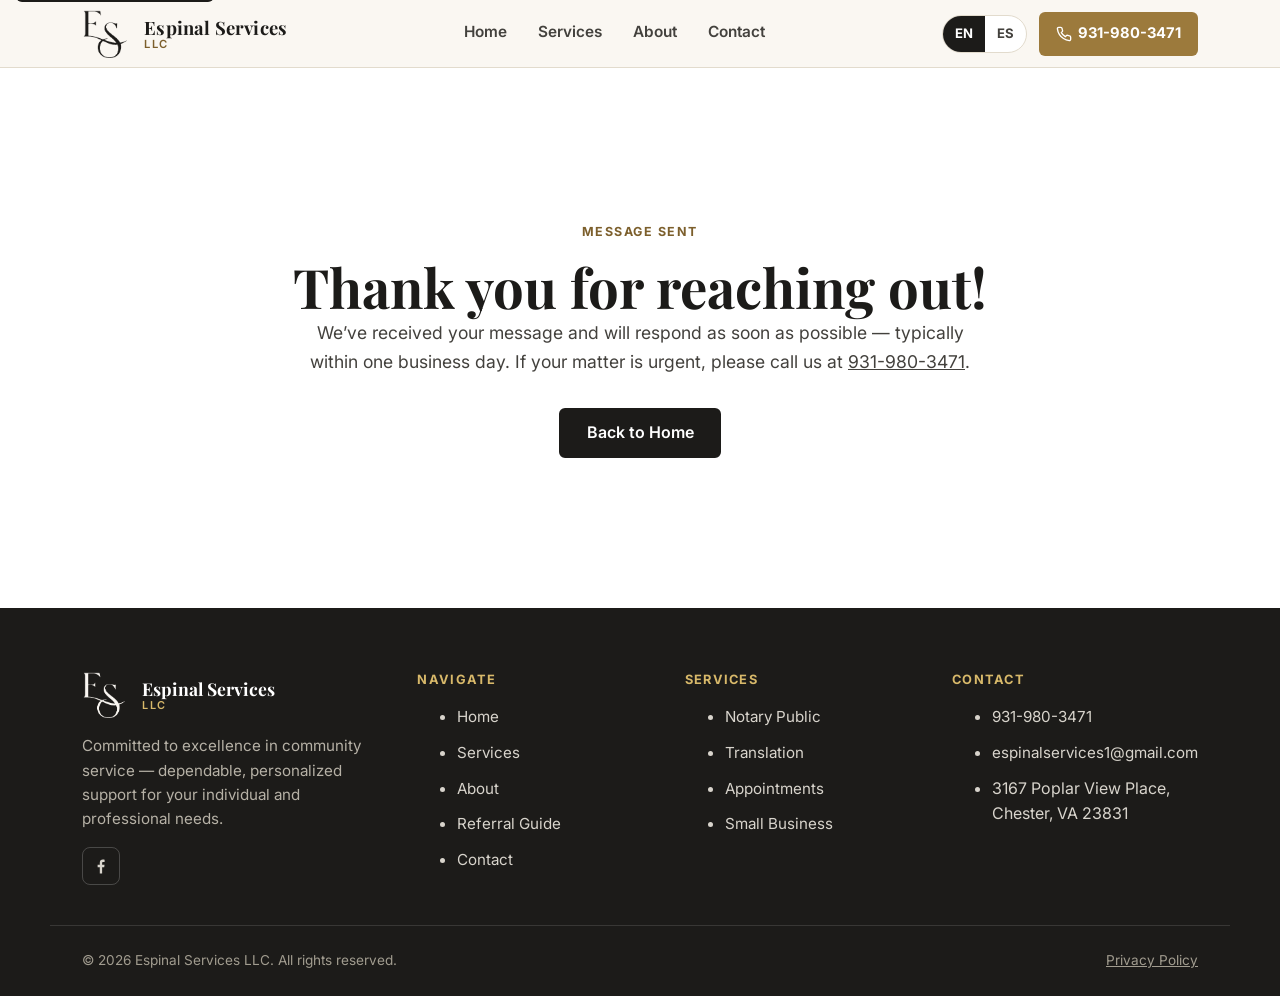
<file: thank-you.html>
<!doctype html>
<html lang="en" data-lang="en">
<head>
<meta charset="UTF-8">
<meta name="viewport" content="width=device-width, initial-scale=1, viewport-fit=cover">
<!-- Google tag (gtag.js) -->
<script async src="https://www.googletagmanager.com/gtag/js?id=G-GKB1BYXZDT"></script>
<script>
  window.dataLayer = window.dataLayer || [];
  function gtag(){dataLayer.push(arguments);}
  gtag('js', new Date());

  gtag('config', 'G-GKB1BYXZDT');
</script>

<title>Thank You | Espinal Services LLC</title>
<meta name="description" content="Thank you for contacting Espinal Services LLC. We will respond to your message as soon as possible.">
<meta name="robots" content="noindex">
<link rel="canonical" href="https://espinalservicesllc.com/thank-you">
<link rel="icon" type="image/png" href="images/favicon-32.png">
<link rel="apple-touch-icon" href="images/apple-touch-icon.png">
<meta name="theme-color" content="#1c1b19">
<link rel="preconnect" href="https://fonts.googleapis.com">
<link rel="preconnect" href="https://fonts.gstatic.com" crossorigin>
<link href="https://fonts.googleapis.com/css2?family=Playfair+Display:wght@600;700&amp;family=Inter:wght@400;500;600;700&amp;display=swap" rel="stylesheet">
<link rel="stylesheet" href="css/styles.css">
</head>
<body>
<a class="skip-link" href="#main-content">Skip to main content</a>

<header class="site-header">
  <div class="container header-inner">
    <a class="brand" href="/">
      <img src="images/logo-ink.png" alt="Espinal Services LLC logo" width="48" height="48">
      <span class="brand-text">Espinal Services<span>LLC</span></span>
    </a>
    <nav class="main-nav" id="main-nav" aria-label="Primary">
      <a href="/"><span class="lang-en">Home</span><span class="lang-es" hidden>Inicio</span></a>
      <a href="/services"><span class="lang-en">Services</span><span class="lang-es" hidden>Servicios</span></a>
      <a href="/about"><span class="lang-en">About</span><span class="lang-es" hidden>Nosotros</span></a>
      <a href="/contact"><span class="lang-en">Contact</span><span class="lang-es" hidden>Contacto</span></a>
    </nav>
    <div class="header-actions">
      <div class="lang-toggle" role="group" aria-label="Language selection">
        <button type="button" data-lang-btn="en" aria-pressed="true">EN</button>
        <button type="button" data-lang-btn="es" aria-pressed="false">ES</button>
      </div>
      <a class="call-btn" href="tel:+19319803471">
        <svg width="16" height="16" viewBox="0 0 24 24" fill="none" stroke="currentColor" stroke-width="2" aria-hidden="true"><path d="M22 16.9v3a2 2 0 0 1-2.2 2 19.8 19.8 0 0 1-8.6-3.1 19.5 19.5 0 0 1-6-6A19.8 19.8 0 0 1 2.1 4.2 2 2 0 0 1 4.1 2h3a2 2 0 0 1 2 1.7c.1.9.4 1.9.7 2.7a2 2 0 0 1-.5 2.1L8 9.9a16 16 0 0 0 6 6l1.4-1.4a2 2 0 0 1 2.1-.5c.9.3 1.8.6 2.7.7a2 2 0 0 1 1.8 2Z"/></svg>
        <span class="label-text">931-980-3471</span>
      </a>
      <button type="button" class="nav-toggle" aria-expanded="false" aria-controls="main-nav" aria-label="Toggle menu"><span></span></button>
    </div>
  </div>
</header>

<main id="main-content">
  <section class="not-found">
    <div class="container text-center">
      <p class="eyebrow lang-en">Message Sent</p>
      <p class="eyebrow lang-es" hidden>Mensaje enviado</p>
      <h1 class="lang-en">Thank you for reaching out!</h1>
      <h1 class="lang-es" hidden>¡Gracias por contactarnos!</h1>
      <p class="section-lede lang-en" style="margin-inline:auto">We&rsquo;ve received your message and will respond as soon as possible &mdash; typically within one business day. If your matter is urgent, please call us at <a href="tel:+19319803471">931-980-3471</a>.</p>
      <p class="section-lede lang-es" hidden style="margin-inline:auto">Hemos recibido su mensaje y responderemos lo antes posible, normalmente dentro de un día hábil. Si su asunto es urgente, llámenos al <a href="tel:+19319803471">931-980-3471</a>.</p>
      <div class="btn-row" style="justify-content:center;margin-top:2rem">
        <a class="btn btn-primary" href="/">
          <span class="lang-en">Back to Home</span><span class="lang-es" hidden>Volver al inicio</span>
        </a>
      </div>
    </div>
  </section>
</main>

<footer class="site-footer">
  <div class="container footer-inner">
    <div class="footer-brand">
      <div class="footer-brand-mark">
        <img src="images/logo-cream.png" alt="Espinal Services LLC logo" width="46" height="46">
        <span class="footer-brand-name">Espinal Services<span>LLC</span></span>
      </div>
      <p class="lang-en">Committed to excellence in community service &mdash; dependable, personalized support for your individual and professional needs.</p>
      <p class="lang-es" hidden>Comprometidos con la excelencia en el servicio a la comunidad: apoyo confiable y personalizado para sus necesidades personales y profesionales.</p>
      <div class="footer-social">
        <a href="https://www.facebook.com/share/1F7q56AiBy/" aria-label="Espinal Services LLC on Facebook" target="_blank" rel="noopener noreferrer" style="display:inline-flex;width:38px;height:38px;align-items:center;justify-content:center;border:1px solid rgba(255,255,255,0.2);border-radius:8px;">
          <svg width="18" height="18" viewBox="0 0 24 24" fill="currentColor" aria-hidden="true"><path d="M13.5 22v-8.4h2.8l.4-3.3h-3.2V8.1c0-1 .3-1.6 1.7-1.6h1.6V3.5c-.3 0-1.3-.1-2.4-.1-2.4 0-4 1.5-4 4.1v2.8H7.5v3.3h2.9V22h3.1Z"/></svg>
        </a>
      </div>
    </div>

    <div class="footer-col">
      <h2 class="lang-en">Navigate</h2>
      <h2 class="lang-es" hidden>Navegación</h2>
      <ul>
        <li><a href="/"><span class="lang-en">Home</span><span class="lang-es" hidden>Inicio</span></a></li>
        <li><a href="/services"><span class="lang-en">Services</span><span class="lang-es" hidden>Servicios</span></a></li>
        <li><a href="/about"><span class="lang-en">About</span><span class="lang-es" hidden>Nosotros</span></a></li>
        <li><a href="/referral-guide"><span class="lang-en">Referral Guide</span><span class="lang-es" hidden>Guía de referidos</span></a></li>
        <li><a href="/contact"><span class="lang-en">Contact</span><span class="lang-es" hidden>Contacto</span></a></li>
      </ul>
    </div>

    <div class="footer-col">
      <h2 class="lang-en">Services</h2>
      <h2 class="lang-es" hidden>Servicios</h2>
      <ul>
        <li><a href="/services#notary"><span class="lang-en">Notary Public</span><span class="lang-es" hidden>Notaría pública</span></a></li>
        <li><a href="/services#translation"><span class="lang-en">Translation</span><span class="lang-es" hidden>Traducción</span></a></li>
        <li><a href="/services#appointments"><span class="lang-en">Appointments</span><span class="lang-es" hidden>Citas</span></a></li>
        <li><a href="/services#small-business"><span class="lang-en">Small Business</span><span class="lang-es" hidden>Pequeñas empresas</span></a></li>
      </ul>
    </div>

    <div class="footer-col">
      <h2 class="lang-en">Contact</h2>
      <h2 class="lang-es" hidden>Contacto</h2>
      <ul>
        <li><a href="tel:+19319803471">931-980-3471</a></li>
        <li><a href="mailto:espinalservices1@gmail.com">espinalservices1@gmail.com</a></li>
        <li><span class="lang-en">3167 Poplar View Place, Chester, VA 23831</span><span class="lang-es" hidden>3167 Poplar View Place, Chester, VA 23831</span></li>
      </ul>
    </div>
  </div>

  <div class="container footer-bottom">
    <p><span class="lang-en">&copy; <span data-year></span> Espinal Services LLC. All rights reserved.</span><span class="lang-es" hidden>&copy; <span data-year></span> Espinal Services LLC. Todos los derechos reservados.</span></p>
    <p><a href="/privacy"><span class="lang-en">Privacy Policy</span><span class="lang-es" hidden>Política de Privacidad</span></a></p>
  </div>
</footer>

<script src="js/main.js"></script>
</body>
</html>
</file>
<file: css/styles.css>
/* =========================================================
   Espinal Services LLC — Stylesheet
   ========================================================= */

/* ---------- Design tokens ---------- */
:root {
  --color-ink: #1c1b19;
  --color-ink-soft: #43413d;
  --color-cream: #faf7f2;
  --color-cream-deep: #f1ebe1;
  --color-white: #ffffff;
  --color-gold: #9c7a3c;
  --color-gold-deep: #7c5f2c;
  --color-line: #e2dbcd;
  --color-focus: #1257b5;
  --color-success-bg: #eaf6ec;
  --color-success-text: #205c30;
  --color-error-bg: #fbeaea;
  --color-error-text: #8a2424;

  --font-display: "Playfair Display", Georgia, "Times New Roman", serif;
  --font-body: "Inter", -apple-system, BlinkMacSystemFont, "Segoe UI", Roboto, sans-serif;

  --container-w: 1180px;
  --radius-sm: 6px;
  --radius-md: 12px;
  --radius-lg: 20px;
  --shadow-sm: 0 1px 3px rgba(28, 27, 25, 0.08), 0 1px 2px rgba(28, 27, 25, 0.06);
  --shadow-md: 0 10px 30px rgba(28, 27, 25, 0.10);
  --transition: 180ms ease;
}

/* ---------- Reset ---------- */
*, *::before, *::after { box-sizing: border-box; }
* { margin: 0; }
html { -webkit-text-size-adjust: 100%; scroll-behavior: smooth; }
@media (prefers-reduced-motion: reduce) {
  html { scroll-behavior: auto; }
  *, *::before, *::after {
    animation-duration: 0.01ms !important;
    animation-iteration-count: 1 !important;
    transition-duration: 0.01ms !important;
    scroll-behavior: auto !important;
  }
}
img, picture { max-width: 100%; display: block; }
img { height: auto; }
input, button, textarea, select { font: inherit; color: inherit; }
button { cursor: pointer; }
a { color: inherit; }
ul[class], ol[class] { list-style: none; padding: 0; }

body {
  font-family: var(--font-body);
  color: var(--color-ink);
  background: var(--color-white);
  line-height: 1.6;
  font-size: 1rem;
}

h1, h2, h3, h4 {
  font-family: var(--font-display);
  color: var(--color-ink);
  line-height: 1.2;
  font-weight: 700;
}
h1 { font-size: clamp(2.1rem, 4.5vw, 3.4rem); }
h2 { font-size: clamp(1.7rem, 3.2vw, 2.4rem); }
h3 { font-size: clamp(1.25rem, 2vw, 1.55rem); }
p { max-width: 70ch; }
.section-lede { max-width: 62ch; color: var(--color-ink-soft); font-size: 1.1rem; }

/* ---------- Accessibility helpers ---------- */
.visually-hidden {
  position: absolute !important;
  width: 1px; height: 1px;
  padding: 0; margin: -1px;
  overflow: hidden;
  clip: rect(0,0,0,0);
  white-space: nowrap;
  border: 0;
}

.skip-link {
  position: absolute;
  top: -3rem;
  left: 1rem;
  background: var(--color-ink);
  color: var(--color-white);
  padding: 0.75rem 1.25rem;
  border-radius: var(--radius-sm);
  z-index: 1000;
  transition: top var(--transition);
  font-weight: 600;
}
.skip-link:focus {
  top: 1rem;
}

:focus-visible {
  outline: 3px solid var(--color-focus);
  outline-offset: 3px;
  border-radius: 3px;
}

/* ---------- Layout helpers ---------- */
.container {
  width: 100%;
  max-width: var(--container-w);
  margin-inline: auto;
  padding-inline: 1.25rem;
}
@media (min-width: 640px) {
  .container { padding-inline: 2rem; }
}

section { padding-block: clamp(3rem, 6vw, 5.5rem); }
.section-alt { background: var(--color-cream); }
.section-dark {
  background: var(--color-ink);
  color: var(--color-cream);
}
.section-dark h2, .section-dark h3 { color: var(--color-white); }
.section-dark .section-lede { color: #d8d4cc; }

.section-head { max-width: 46rem; margin-bottom: clamp(2rem, 4vw, 3rem); }
.section-head.center { margin-inline: auto; text-align: center; }
.eyebrow {
  display: inline-block;
  font-family: var(--font-body);
  font-weight: 700;
  letter-spacing: 0.12em;
  text-transform: uppercase;
  font-size: 0.78rem;
  color: var(--color-gold-deep);
  margin-bottom: 0.75rem;
}
.section-dark .eyebrow { color: #d8b96a; }

/* ---------- Buttons ---------- */
.btn {
  display: inline-flex;
  align-items: center;
  gap: 0.5rem;
  justify-content: center;
  padding: 0.85rem 1.6rem;
  border-radius: var(--radius-sm);
  font-weight: 600;
  text-decoration: none;
  border: 2px solid transparent;
  transition: background var(--transition), color var(--transition), border-color var(--transition), transform var(--transition);
  min-height: 44px;
  line-height: 1.2;
}
.btn:active { transform: translateY(1px); }
.btn-primary {
  background: var(--color-ink);
  color: var(--color-white);
  border-color: var(--color-ink);
}
.btn-primary:hover { background: #34322d; border-color: #34322d; }
.btn-gold {
  background: var(--color-gold);
  color: var(--color-white);
  border-color: var(--color-gold);
}
.btn-gold:hover { background: var(--color-gold-deep); border-color: var(--color-gold-deep); }
.btn-outline {
  background: transparent;
  color: var(--color-white);
  border-color: rgba(255,255,255,0.55);
}
.btn-outline:hover { background: rgba(255,255,255,0.12); border-color: var(--color-white); }
.btn-outline-dark {
  background: transparent;
  color: var(--color-ink);
  border-color: var(--color-ink);
}
.btn-outline-dark:hover { background: var(--color-ink); color: var(--color-white); }
.btn-block { width: 100%; }
.btn-row { display: flex; flex-wrap: wrap; gap: 0.9rem; }

/* ---------- Header ---------- */
.site-header {
  position: sticky;
  top: 0;
  z-index: 500;
  background: var(--color-cream);
  border-bottom: 1px solid var(--color-line);
}
.header-inner {
  display: flex;
  align-items: center;
  justify-content: space-between;
  gap: 1rem;
  padding-block: 0.6rem;
}
.brand {
  display: flex;
  align-items: center;
  gap: 0.65rem;
  text-decoration: none;
  color: var(--color-ink);
  min-width: 0;
  flex-shrink: 1;
}
.brand img { height: 48px; width: auto; }
.brand-text {
  font-family: var(--font-display);
  font-weight: 700;
  font-size: 1.15rem;
  letter-spacing: 0.01em;
  line-height: 1.15;
  white-space: nowrap;
  overflow: hidden;
  text-overflow: ellipsis;
}
.brand-text span { display: block; font-family: var(--font-body); font-weight: 600; font-size: 0.7rem; letter-spacing: 0.14em; text-transform: uppercase; color: var(--color-gold-deep); }

.main-nav {
  display: flex;
  align-items: center;
  gap: 1.75rem;
}
.main-nav a {
  text-decoration: none;
  font-weight: 600;
  font-size: 0.96rem;
  color: var(--color-ink-soft);
  padding: 0.4rem 0.1rem;
  border-bottom: 2px solid transparent;
  transition: color var(--transition), border-color var(--transition);
}
.main-nav a:hover, .main-nav a[aria-current="page"] {
  color: var(--color-ink);
  border-color: var(--color-gold);
}

.header-actions {
  display: flex;
  align-items: center;
  gap: 0.75rem;
}

.lang-toggle {
  display: inline-flex;
  border: 1px solid var(--color-line);
  border-radius: 999px;
  overflow: hidden;
  background: var(--color-white);
}
.lang-toggle button {
  border: none;
  background: transparent;
  padding: 0.4rem 0.75rem;
  font-size: 0.82rem;
  font-weight: 700;
  color: var(--color-ink-soft);
  min-height: 36px;
}
.lang-toggle button[aria-pressed="true"] {
  background: var(--color-ink);
  color: var(--color-white);
}

.call-btn {
  display: inline-flex;
  align-items: center;
  gap: 0.4rem;
  text-decoration: none;
  font-weight: 700;
  font-size: 0.92rem;
  color: var(--color-white);
  background: var(--color-gold);
  padding: 0.55rem 1.05rem;
  border-radius: var(--radius-sm);
  white-space: nowrap;
  min-height: 44px;
}
.call-btn:hover { background: var(--color-gold-deep); }

.nav-toggle {
  display: none;
  position: relative;
  background: transparent;
  border: 1px solid var(--color-line);
  border-radius: var(--radius-sm);
  padding: 0.5rem;
  width: 44px;
  height: 44px;
  align-items: center;
  justify-content: center;
  flex-shrink: 0;
}
.nav-toggle span, .nav-toggle::before, .nav-toggle::after {
  content: "";
  position: absolute;
  left: 50%;
  top: 50%;
  width: 20px;
  height: 2px;
  background: var(--color-ink);
  transform: translate(-50%, -50%);
  transition: transform var(--transition), opacity var(--transition);
}
.nav-toggle::before { transform: translate(-50%, calc(-50% - 7px)); }
.nav-toggle::after { transform: translate(-50%, calc(-50% + 7px)); }
.nav-toggle[aria-expanded="true"] span { opacity: 0; }
.nav-toggle[aria-expanded="true"]::before { transform: translate(-50%, -50%) rotate(45deg); }
.nav-toggle[aria-expanded="true"]::after { transform: translate(-50%, -50%) rotate(-45deg); }

@media (max-width: 900px) {
  .main-nav {
    position: fixed;
    inset: 72px 0 0 0;
    background: var(--color-cream);
    flex-direction: column;
    align-items: stretch;
    gap: 0;
    padding: 1rem 1.25rem 2rem;
    overflow-y: auto;
    transform: translateY(-8px);
    opacity: 0;
    pointer-events: none;
    transition: opacity var(--transition), transform var(--transition);
  }
  .main-nav.is-open {
    opacity: 1;
    transform: translateY(0);
    pointer-events: auto;
  }
  .main-nav a {
    padding: 0.9rem 0.25rem;
    border-bottom: 1px solid var(--color-line);
    font-size: 1.05rem;
  }
  .nav-toggle { display: inline-flex; }
  .header-actions .call-btn span.label-text { display: none; }
  .header-actions { gap: 0.5rem; }
  .header-inner { gap: 0.5rem; }
}

@media (max-width: 480px) {
  .brand-text { display: none; }
  .brand img { height: 40px; }
  .lang-toggle button { padding: 0.4rem 0.55rem; }
  .call-btn { padding: 0.55rem 0.7rem; }
}

/* ---------- Language visibility ---------- */
html[data-lang="en"] .lang-es { display: none !important; }
html[data-lang="es"] .lang-en { display: none !important; }

/* ---------- Hero ---------- */
.hero {
  background: linear-gradient(180deg, var(--color-cream) 0%, var(--color-white) 100%);
  border-bottom: 1px solid var(--color-line);
}
.hero-inner {
  display: grid;
  gap: clamp(2rem, 5vw, 3.5rem);
  padding-block: clamp(2.5rem, 6vw, 5rem);
  align-items: center;
  grid-template-columns: 1fr;
}
@media (min-width: 960px) {
  .hero-inner { grid-template-columns: 1.05fr 0.95fr; }
}
.hero-copy p.section-lede { margin-block: 1.1rem 1.75rem; }
.hero-media {
  border-radius: var(--radius-lg);
  overflow: hidden;
  box-shadow: var(--shadow-md);
  border: 1px solid var(--color-line);
}
.hero-media img { width: 100%; height: 100%; object-fit: cover; aspect-ratio: 4/3; }

.trust-strip {
  border-bottom: 1px solid var(--color-line);
  background: var(--color-white);
}
.trust-list {
  display: grid;
  grid-template-columns: repeat(2, 1fr);
  gap: 1rem 1.5rem;
  padding-block: 1.5rem;
}
@media (min-width: 720px) {
  .trust-list { grid-template-columns: repeat(4, 1fr); }
}
.trust-item {
  display: flex;
  align-items: center;
  gap: 0.6rem;
  font-weight: 700;
  font-size: 0.92rem;
  color: var(--color-ink-soft);
}
.trust-item svg { flex-shrink: 0; color: var(--color-gold); }

/* ---------- Cards / grids ---------- */
.grid { display: grid; gap: 1.5rem; }
.grid-2 { grid-template-columns: 1fr; }
.grid-3 { grid-template-columns: 1fr; }
.grid-4 { grid-template-columns: 1fr; }
@media (min-width: 640px) {
  .grid-2 { grid-template-columns: repeat(2, 1fr); }
  .grid-4 { grid-template-columns: repeat(2, 1fr); }
}
@media (min-width: 960px) {
  .grid-3 { grid-template-columns: repeat(3, 1fr); }
  .grid-4 { grid-template-columns: repeat(4, 1fr); }
}

.card {
  background: var(--color-white);
  border: 1px solid var(--color-line);
  border-radius: var(--radius-md);
  padding: 1.75rem;
  height: 100%;
  transition: box-shadow var(--transition), transform var(--transition);
}
.card:hover { box-shadow: var(--shadow-md); transform: translateY(-3px); }
.card-icon {
  width: 52px; height: 52px;
  display: flex; align-items: center; justify-content: center;
  background: var(--color-cream-deep);
  border-radius: var(--radius-sm);
  color: var(--color-gold-deep);
  margin-bottom: 1.1rem;
}
.card h3 { margin-bottom: 0.6rem; }
.card p { color: var(--color-ink-soft); font-size: 0.98rem; }
.card-link {
  display: inline-flex;
  align-items: center;
  gap: 0.35rem;
  margin-top: 1rem;
  font-weight: 700;
  font-size: 0.92rem;
  text-decoration: none;
  color: var(--color-ink);
  border-bottom: 2px solid var(--color-gold);
}

/* ---------- About preview / split sections ---------- */
.split {
  display: grid;
  gap: clamp(2rem, 5vw, 4rem);
  align-items: center;
  grid-template-columns: 1fr;
}
@media (min-width: 900px) {
  .split { grid-template-columns: 1fr 1fr; }
  .split.reverse .split-media { order: 2; }
}
.split-media img {
  border-radius: var(--radius-lg);
  border: 1px solid var(--color-line);
  box-shadow: var(--shadow-sm);
  width: 100%;
  object-fit: cover;
  object-position: 50% 20%;
  aspect-ratio: 4/3.4;
}
.split-media-wide img { aspect-ratio: 4/3; object-position: 50% 50%; }
.photo-caption {
  margin-top: 0.85rem;
  font-family: var(--font-display);
  font-weight: 700;
  font-size: 1.05rem;
  color: var(--color-ink);
  text-align: center;
}
.photo-caption span { font-family: var(--font-body); font-weight: 600; font-size: 0.85rem; color: var(--color-gold-deep); }
.split-copy ul { margin-top: 1.25rem; display: grid; gap: 0.75rem; }
.split-copy li {
  display: flex;
  gap: 0.65rem;
  align-items: flex-start;
  color: var(--color-ink-soft);
}
.split-copy li svg { flex-shrink: 0; margin-top: 3px; color: var(--color-gold-deep); }

/* ---------- Commitment / quote ---------- */
.quote-block {
  text-align: center;
  max-width: 46rem;
  margin-inline: auto;
}
.quote-block blockquote {
  font-family: var(--font-display);
  font-size: clamp(1.5rem, 3vw, 2.1rem);
  font-style: italic;
  line-height: 1.4;
  color: var(--color-white);
}
.quote-block cite {
  display: block;
  margin-top: 1.25rem;
  font-style: normal;
  font-weight: 700;
  letter-spacing: 0.08em;
  text-transform: uppercase;
  font-size: 0.82rem;
  color: #d8b96a;
}

/* ---------- CTA band ---------- */
.cta-band {
  background: var(--color-gold);
  color: var(--color-white);
}
.cta-band h2 { color: var(--color-white); }
.cta-inner {
  display: flex;
  flex-wrap: wrap;
  align-items: center;
  justify-content: space-between;
  gap: 1.5rem;
}
.cta-inner .section-lede { color: rgba(255,255,255,0.92); }

/* ---------- Service detail sections (services page) ---------- */
.service-detail {
  border-top: 1px solid var(--color-line);
  padding-block: clamp(2.5rem, 5vw, 3.5rem);
  scroll-margin-top: 90px;
}
.service-detail-head {
  display: flex;
  align-items: flex-start;
  gap: 1.25rem;
  margin-bottom: 1.5rem;
}
.service-number {
  font-family: var(--font-display);
  font-size: 2.1rem;
  color: var(--color-gold);
  line-height: 1;
}
.service-list { display: grid; gap: 1rem; margin-top: 1.25rem; }
.service-list-item {
  background: var(--color-cream);
  border: 1px solid var(--color-line);
  border-radius: var(--radius-md);
  padding: 1.25rem 1.4rem;
}
.service-list-item strong { display: block; margin-bottom: 0.3rem; color: var(--color-ink); }
.service-list-item span { color: var(--color-ink-soft); font-size: 0.96rem; }

.toc {
  background: var(--color-cream);
  border: 1px solid var(--color-line);
  border-radius: var(--radius-md);
  padding: 1.5rem;
}
.toc h2 { font-size: 1.05rem; margin-bottom: 1rem; }
.toc ol { display: grid; gap: 0.5rem; counter-reset: toc; }
.toc a {
  text-decoration: none;
  font-weight: 600;
  color: var(--color-ink-soft);
  display: block;
  padding: 0.35rem 0;
}
.toc a:hover { color: var(--color-gold-deep); }

/* ---------- Values / stats ---------- */
.values-grid .card { text-align: left; }

/* ---------- Hours table ---------- */
.hours-table {
  width: 100%;
  border-collapse: collapse;
  background: var(--color-white);
  border: 1px solid var(--color-line);
  border-radius: var(--radius-md);
  overflow: hidden;
}
.hours-table caption { text-align: left; font-weight: 700; padding: 1rem 1.25rem 0.5rem; }
.hours-table th, .hours-table td {
  text-align: left;
  padding: 0.85rem 1.25rem;
  border-top: 1px solid var(--color-line);
  font-size: 0.98rem;
}
.hours-table th { font-weight: 600; color: var(--color-ink-soft); }
.hours-table td { font-weight: 700; }

/* ---------- Contact page ---------- */
.contact-grid {
  display: grid;
  gap: 2.5rem;
  grid-template-columns: 1fr;
}
@media (min-width: 960px) {
  .contact-grid { grid-template-columns: 0.9fr 1.1fr; }
}
.contact-info-card {
  background: var(--color-cream);
  border: 1px solid var(--color-line);
  border-radius: var(--radius-lg);
  padding: clamp(1.5rem, 3vw, 2.25rem);
}
.contact-info-list { display: grid; gap: 1.5rem; margin-top: 1.5rem; }
.contact-info-item { display: flex; gap: 0.9rem; align-items: flex-start; }
.contact-info-item .icon {
  width: 42px; height: 42px; flex-shrink: 0;
  display: flex; align-items: center; justify-content: center;
  background: var(--color-white);
  border: 1px solid var(--color-line);
  border-radius: var(--radius-sm);
  color: var(--color-gold-deep);
}
.contact-info-item a { text-decoration: none; font-weight: 700; }
.contact-info-item a:hover { text-decoration: underline; }
.contact-info-item p { color: var(--color-ink-soft); font-size: 0.95rem; margin-top: 0.15rem; }

.map-embed {
  margin-top: 1.75rem;
  border-radius: var(--radius-md);
  overflow: hidden;
  border: 1px solid var(--color-line);
}
.map-embed iframe { width: 100%; height: 280px; border: 0; display: block; }

.review-cta {
  margin-top: 1.75rem;
  display: flex;
  align-items: center;
  gap: 1.25rem;
  background: var(--color-white);
  border: 1px solid var(--color-line);
  border-radius: var(--radius-md);
  padding: 1.25rem;
}
.review-cta img {
  flex-shrink: 0;
  width: 96px;
  height: 96px;
  border-radius: var(--radius-sm);
  border: 1px solid var(--color-line);
}
.review-cta-text h3 { font-size: 1.05rem; margin-bottom: 0.35rem; }
.review-cta-text p { color: var(--color-ink-soft); font-size: 0.92rem; }
.review-cta-text .card-link { margin-top: 0.6rem; }
@media (max-width: 480px) {
  .review-cta { flex-direction: column; align-items: flex-start; }
}

/* ---------- Forms ---------- */
.form-grid { display: grid; gap: 1.25rem; }
@media (min-width: 640px) {
  .form-row-2 { display: grid; grid-template-columns: 1fr 1fr; gap: 1.25rem; }
}
.field label {
  display: block;
  font-weight: 700;
  font-size: 0.92rem;
  margin-bottom: 0.4rem;
}
.required-mark { color: #8a2424; }
.field input,
.field select,
.field textarea {
  width: 100%;
  border: 1px solid #cbc4b4;
  border-radius: var(--radius-sm);
  padding: 0.75rem 0.9rem;
  background: var(--color-white);
  font-size: 1rem;
  min-height: 48px;
}
.field textarea { min-height: 140px; resize: vertical; }
.field input:focus, .field select:focus, .field textarea:focus {
  border-color: var(--color-gold-deep);
}
.field-hint { font-size: 0.85rem; color: var(--color-ink-soft); margin-top: 0.35rem; }
.honeypot-field { position: absolute; left: -9999px; width: 1px; height: 1px; overflow: hidden; }

.form-note {
  font-size: 0.88rem;
  color: var(--color-ink-soft);
  margin-top: 1rem;
}

.form-status {
  border-radius: var(--radius-sm);
  padding: 1rem 1.15rem;
  font-weight: 600;
  margin-bottom: 1.25rem;
}
.form-status.success { background: var(--color-success-bg); color: var(--color-success-text); }
.form-status.error { background: var(--color-error-bg); color: var(--color-error-text); }

/* ---------- Footer ---------- */
.site-footer {
  background: var(--color-ink);
  color: #d8d4cc;
}
.footer-inner {
  display: grid;
  gap: 2.5rem;
  padding-block: clamp(3rem, 5vw, 4rem) 2.5rem;
  grid-template-columns: 1fr;
}
@media (min-width: 780px) {
  .footer-inner { grid-template-columns: 1.3fr 1fr 1fr 1fr; }
}
.footer-brand { display: flex; flex-direction: column; gap: 1rem; }
.footer-brand-mark { display: flex; align-items: center; gap: 0.65rem; }
.footer-brand img { height: 46px; width: auto; }
.footer-brand-name {
  font-family: var(--font-display);
  font-weight: 700;
  font-size: 1.1rem;
  color: var(--color-white);
  line-height: 1.15;
}
.footer-brand-name span { display: block; font-family: var(--font-body); font-weight: 600; font-size: 0.68rem; letter-spacing: 0.14em; text-transform: uppercase; color: #d8b96a; }
.footer-brand p { color: #b6b1a6; font-size: 0.95rem; }
.footer-col h2 {
  font-family: var(--font-body);
  font-size: 0.8rem;
  letter-spacing: 0.1em;
  text-transform: uppercase;
  color: #d8b96a;
  margin-bottom: 1rem;
}
.footer-col ul { display: grid; gap: 0.65rem; }
.footer-col a {
  text-decoration: none;
  color: #d8d4cc;
  font-size: 0.95rem;
}
.footer-col a:hover { color: var(--color-white); text-decoration: underline; }
.footer-social {
  display: inline-flex;
  align-items: center;
  gap: 0.5rem;
}
.footer-bottom {
  border-top: 1px solid rgba(255,255,255,0.12);
  padding-block: 1.5rem;
  display: flex;
  flex-wrap: wrap;
  gap: 1rem;
  align-items: center;
  justify-content: space-between;
  font-size: 0.85rem;
  color: #a19c8f;
}
.footer-bottom a { color: #a19c8f; text-decoration: underline; }

/* ---------- Page hero (inner pages) ---------- */
.page-hero {
  background: var(--color-cream);
  border-bottom: 1px solid var(--color-line);
  padding-block: clamp(2.5rem, 5vw, 3.5rem);
}
.breadcrumb {
  font-size: 0.85rem;
  color: var(--color-ink-soft);
  margin-bottom: 0.75rem;
}
.breadcrumb a { color: var(--color-ink-soft); text-decoration: underline; }
.breadcrumb a:hover { color: var(--color-ink); }

/* ---------- Utility ---------- */
.mt-sm { margin-top: 0.75rem; }
.mt-md { margin-top: 1.5rem; }
.mt-lg { margin-top: 2.5rem; }
.text-center { text-align: center; }
.max-prose { max-width: 62ch; }

/* ---------- 404 ---------- */
.not-found {
  min-height: 60vh;
  display: flex;
  align-items: center;
}

/* ---------- Community Referral Guide ---------- */
.referral-section { padding-block: clamp(2rem, 4vw, 3rem); scroll-margin-top: 90px; }
.referral-section + .referral-section { border-top: 1px solid var(--color-line); }

.glance-grid { display: grid; gap: 1rem; grid-template-columns: 1fr; }
@media (min-width: 640px) { .glance-grid { grid-template-columns: repeat(2, 1fr); } }
@media (min-width: 960px) { .glance-grid { grid-template-columns: repeat(4, 1fr); } }
.glance-item {
  background: var(--color-cream);
  border: 1px solid var(--color-line);
  border-radius: var(--radius-md);
  padding: 1.1rem 1.25rem;
}
.glance-item dt {
  font-size: 0.78rem;
  font-weight: 700;
  letter-spacing: 0.08em;
  text-transform: uppercase;
  color: var(--color-gold-deep);
  margin-bottom: 0.4rem;
}
.glance-item dd { margin: 0; font-weight: 600; overflow-wrap: anywhere; }
.glance-item a { text-decoration: none; }
.glance-item a:hover { text-decoration: underline; }

.not-provided {
  border: 2px solid var(--color-error-text);
  border-left-width: 8px;
  border-radius: var(--radius-md);
  background: var(--color-error-bg);
  padding: clamp(1.25rem, 3vw, 2rem);
}
.not-provided-head { display: flex; gap: 1rem; align-items: flex-start; }
.not-provided-head svg { flex-shrink: 0; color: var(--color-error-text); margin-top: 0.35rem; }
.not-provided-head h2 { color: var(--color-error-text); margin-bottom: 0.4rem; }
.notario-notice {
  margin-top: 1.25rem;
  background: var(--color-white);
  border: 1px solid #e3b9b9;
  border-radius: var(--radius-sm);
  padding: 0.9rem 1.1rem;
  max-width: none;
}
.not-provided-list { display: grid; gap: 0.85rem; margin-top: 1.25rem; grid-template-columns: 1fr; }
@media (min-width: 840px) { .not-provided-list { grid-template-columns: repeat(2, 1fr); } }
.not-provided-list li {
  background: var(--color-white);
  border: 1px solid #e3b9b9;
  border-radius: var(--radius-sm);
  padding: 0.9rem 1.1rem 0.9rem 2.6rem;
  position: relative;
}
.not-provided-list li::before {
  content: "\2715";
  position: absolute;
  left: 1rem;
  top: 0.9rem;
  font-weight: 700;
  color: var(--color-error-text);
}
.not-provided-list strong { display: block; margin-bottom: 0.25rem; }
.not-provided-list span { color: var(--color-ink-soft); font-size: 0.95rem; }

.table-scroll { overflow-x: auto; -webkit-overflow-scrolling: touch; }
.referral-table {
  width: 100%;
  min-width: 620px;
  border-collapse: collapse;
  background: var(--color-white);
  border: 1px solid var(--color-line);
}
.referral-table th, .referral-table td {
  text-align: left;
  vertical-align: top;
  padding: 0.85rem 1rem;
  border-top: 1px solid var(--color-line);
  font-size: 0.95rem;
}
.referral-table thead th {
  background: var(--color-cream);
  font-size: 0.78rem;
  letter-spacing: 0.08em;
  text-transform: uppercase;
  color: var(--color-ink-soft);
}
.referral-table tbody th { font-weight: 700; width: 28%; }
.referral-table tbody th a { text-decoration: none; }
.referral-table tbody th a:hover { text-decoration: underline; }
.referral-table td { color: var(--color-ink-soft); }
.referral-table td:last-child { font-weight: 700; color: var(--color-ink); width: 24%; }

/* Unfilled owner-supplied values: deliberately loud so they are not published by accident. */
.confirm { background: #fff3c4; outline: 2px dashed #b08900; padding: 0 0.25rem; }

.referral-bullets { display: grid; gap: 0.75rem; padding-left: 1.2rem; list-style: disc; }
.referral-bullets li { max-width: 80ch; }
.referral-steps { display: grid; gap: 1rem; padding-left: 1.4rem; list-style: decimal; }
.referral-steps li::marker { font-weight: 700; color: var(--color-gold-deep); }
.referral-steps li { max-width: 80ch; }
.referral-steps strong { display: block; margin-bottom: 0.2rem; }
.referral-steps span { color: var(--color-ink-soft); }

@media print {
  .site-header, .site-footer, .skip-link, .no-print { display: none !important; }
  body { font-size: 11pt; }
  section, .referral-section, .page-hero { padding-block: 0.6rem; background: none; }
  .not-provided, .referral-table tr, .glance-item { break-inside: avoid; }
  a { text-decoration: none; }
  .table-scroll { overflow: visible; }
  .referral-table { min-width: 0; }
}
</file>
